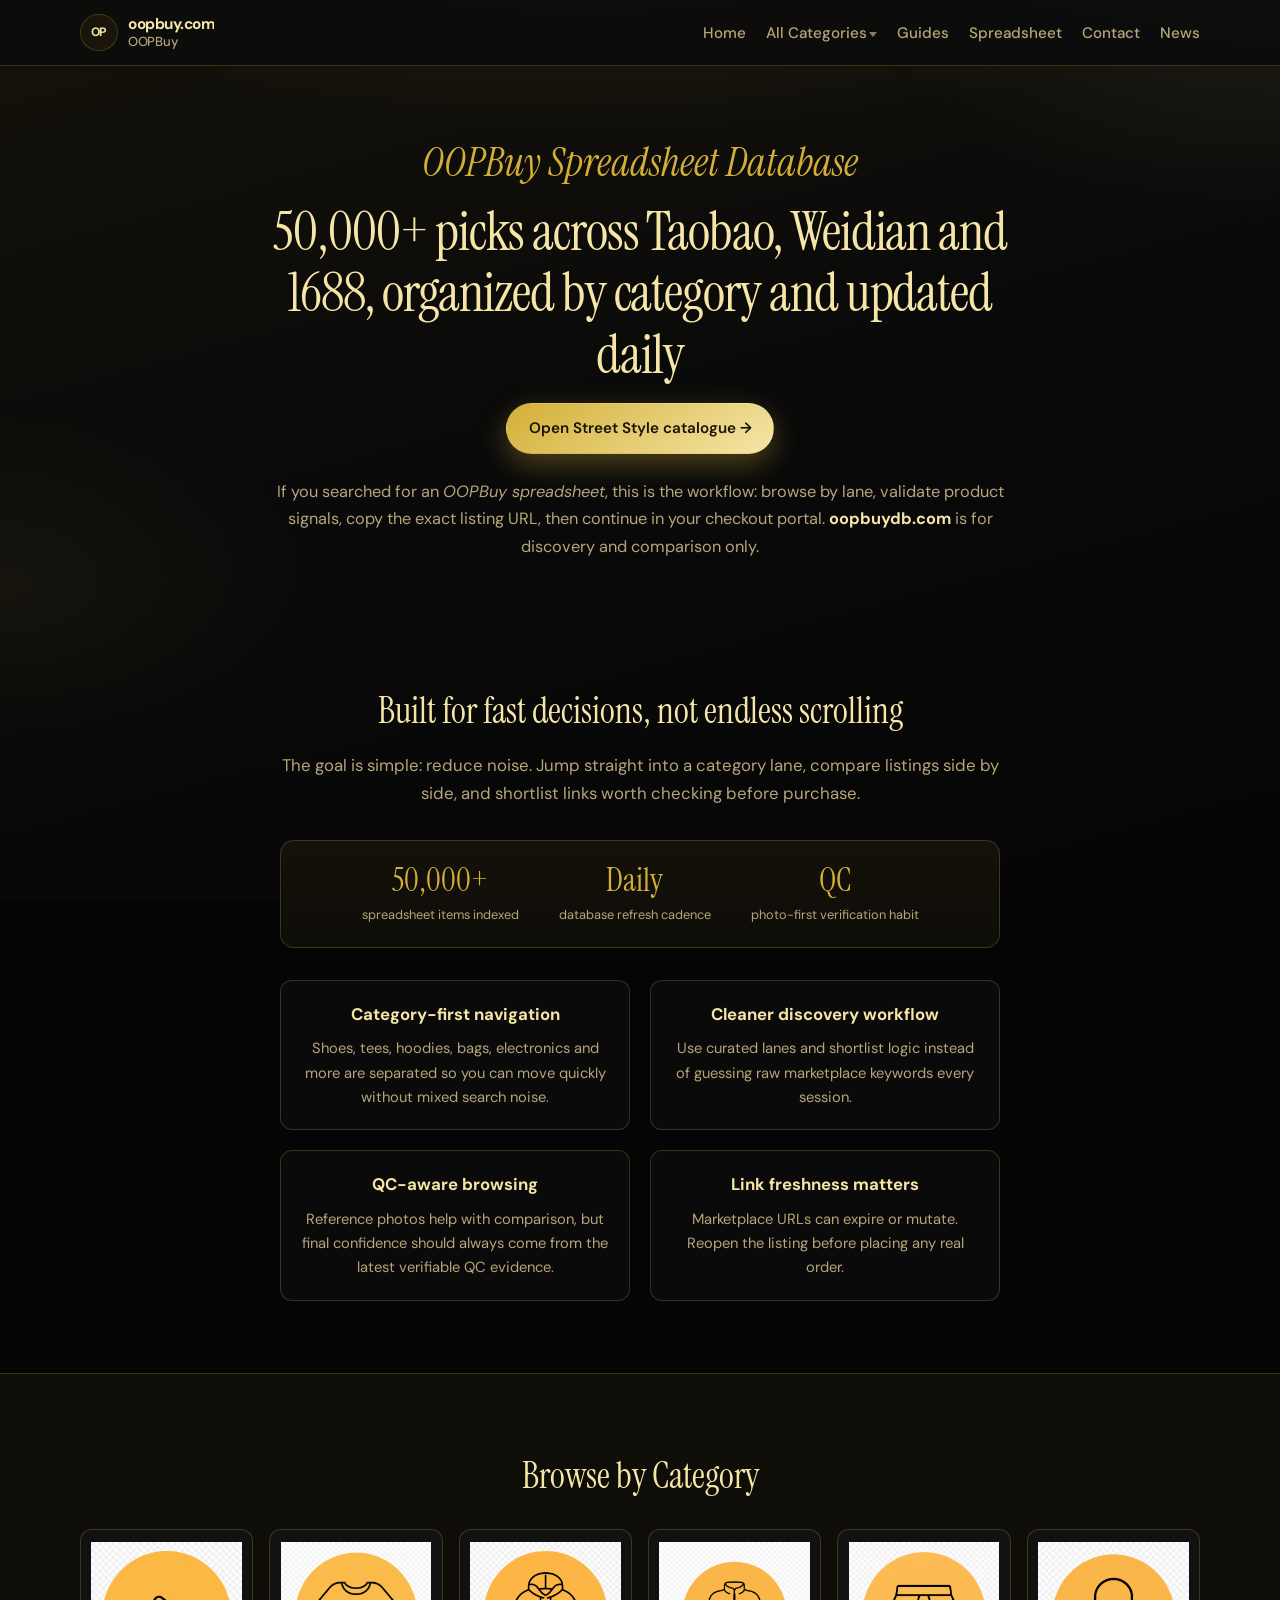
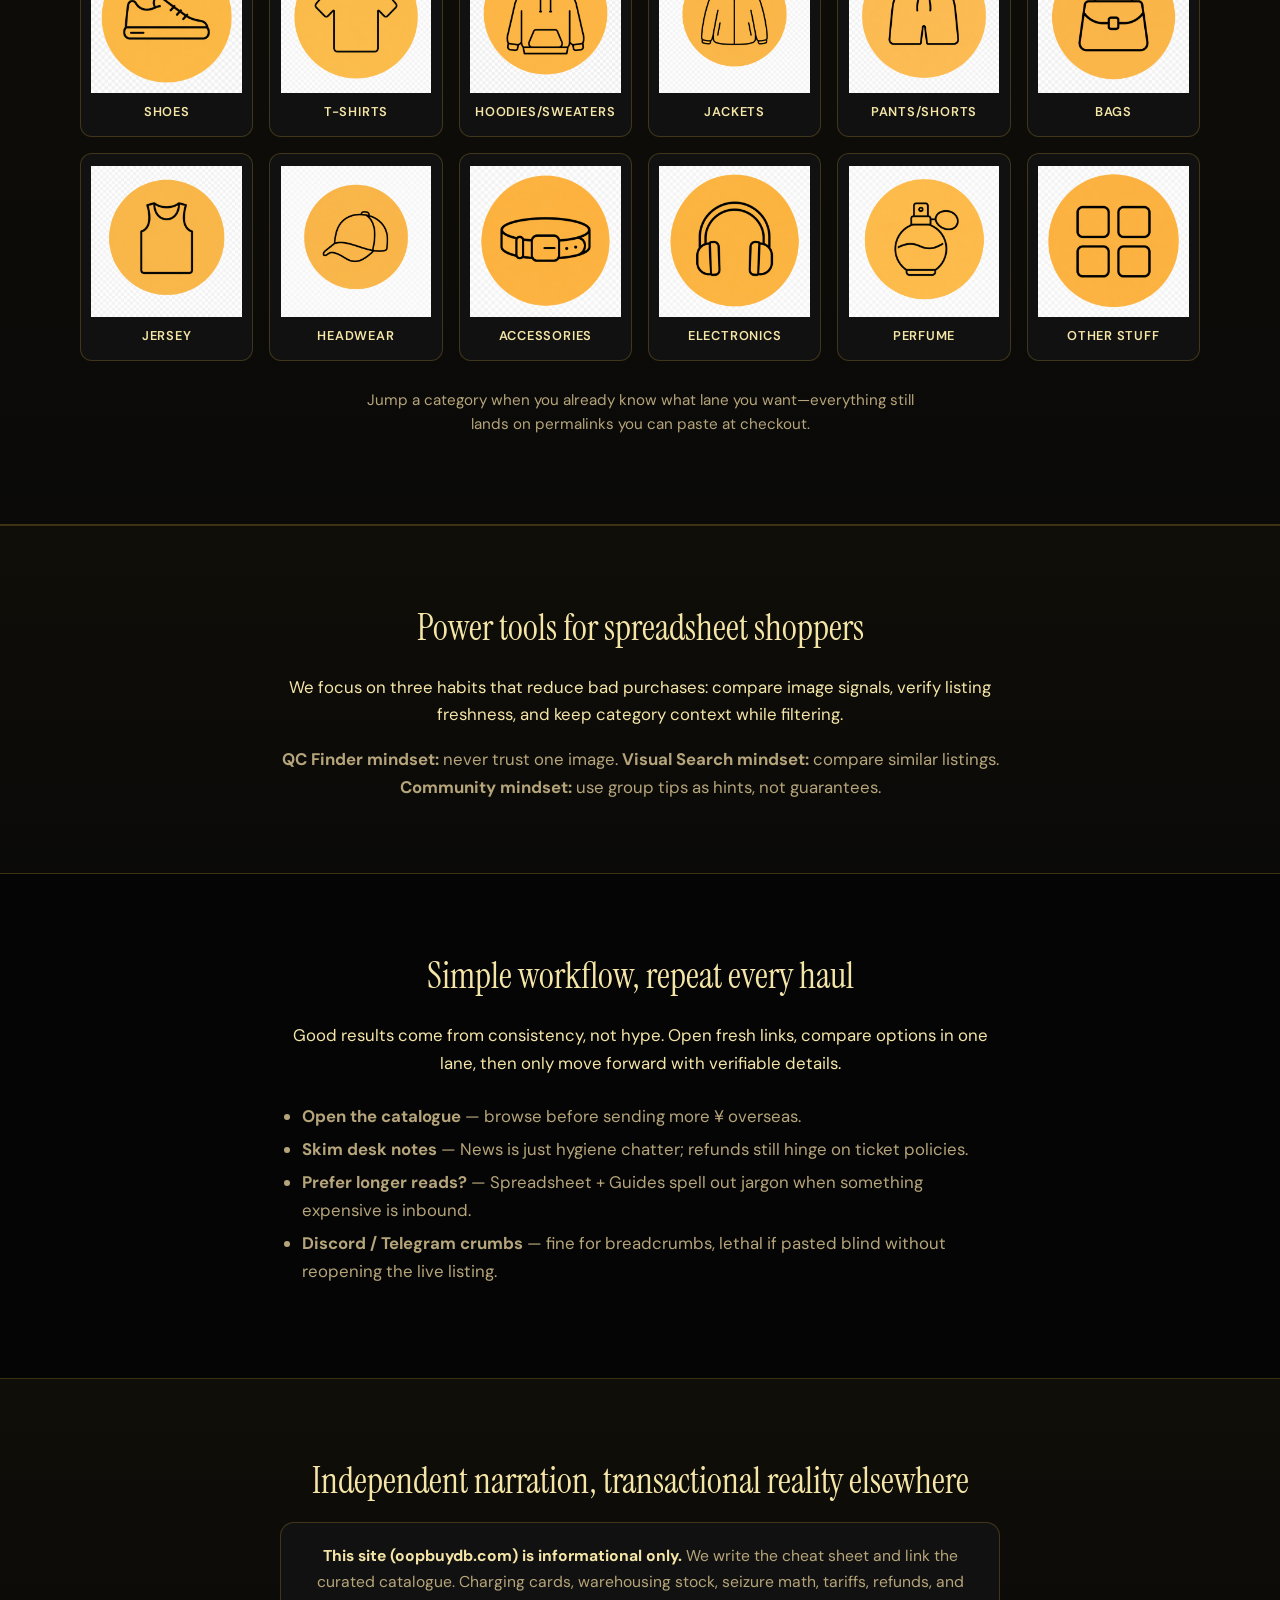
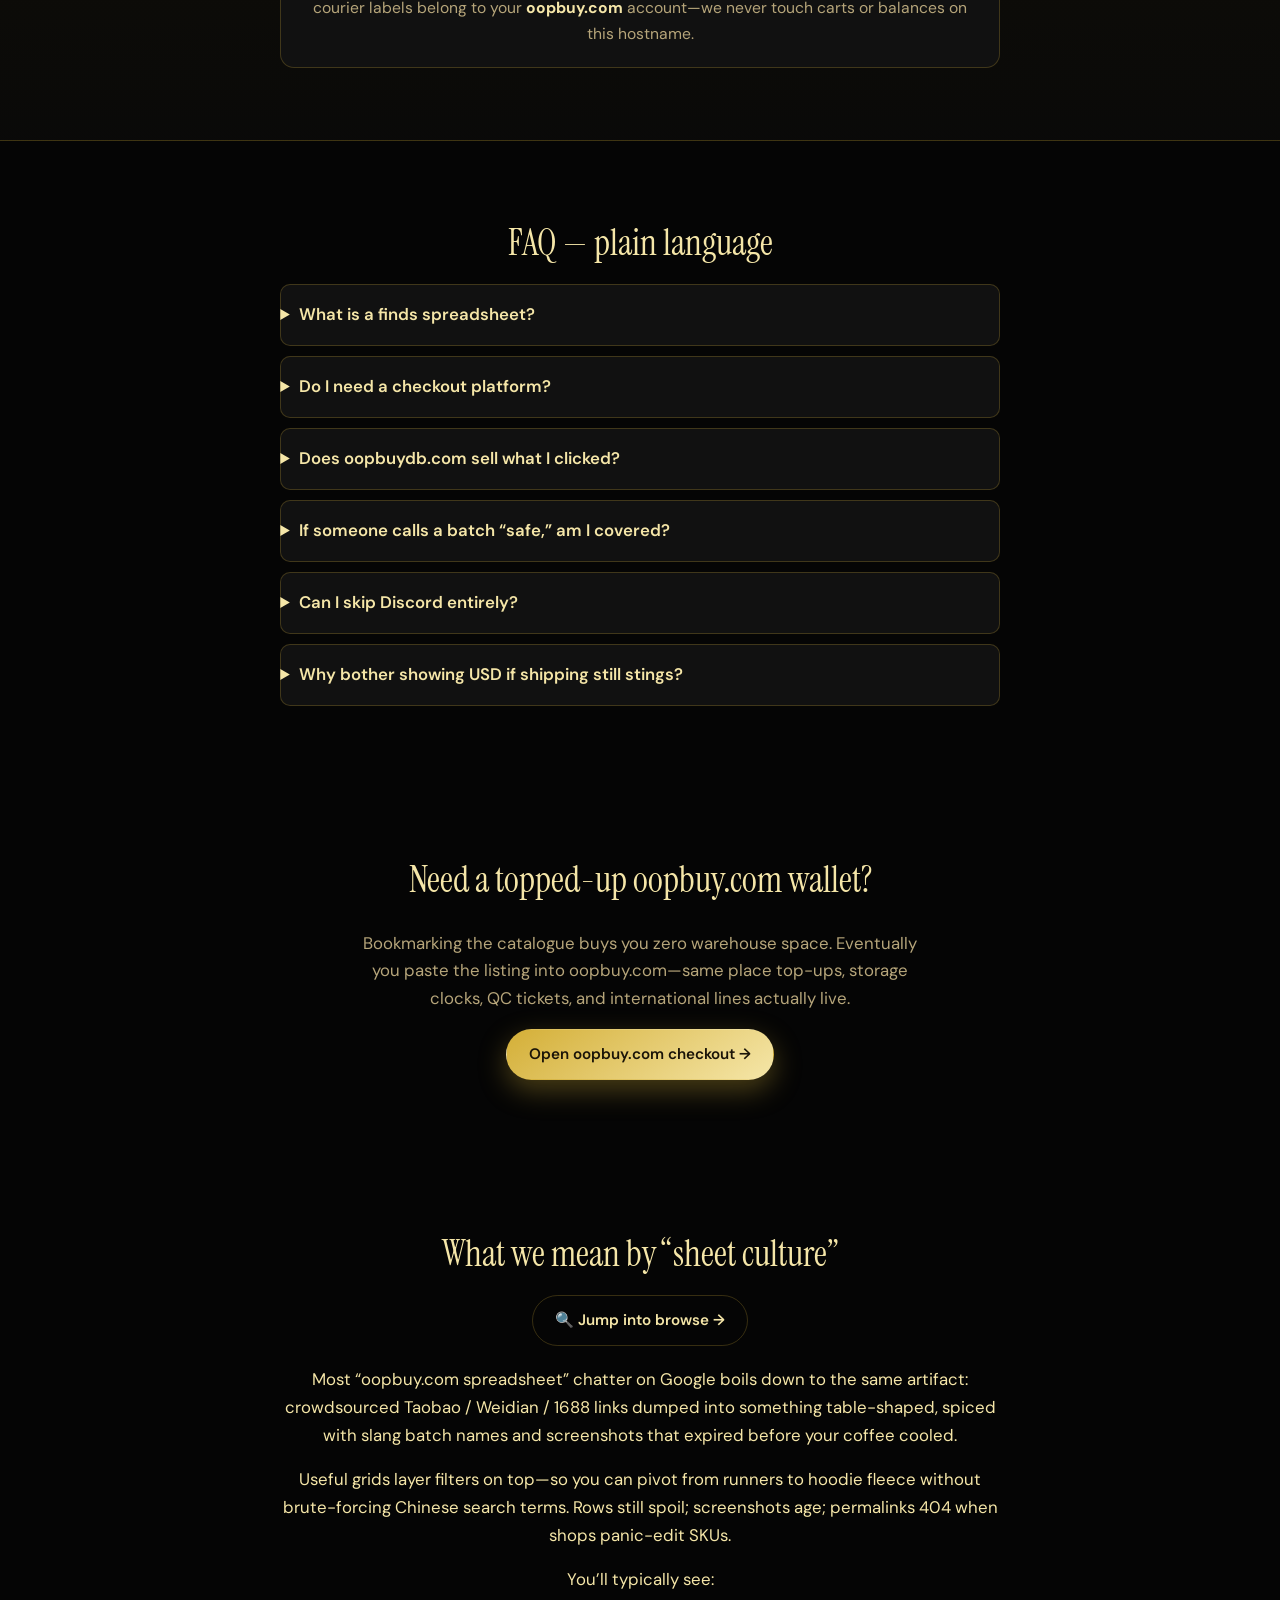
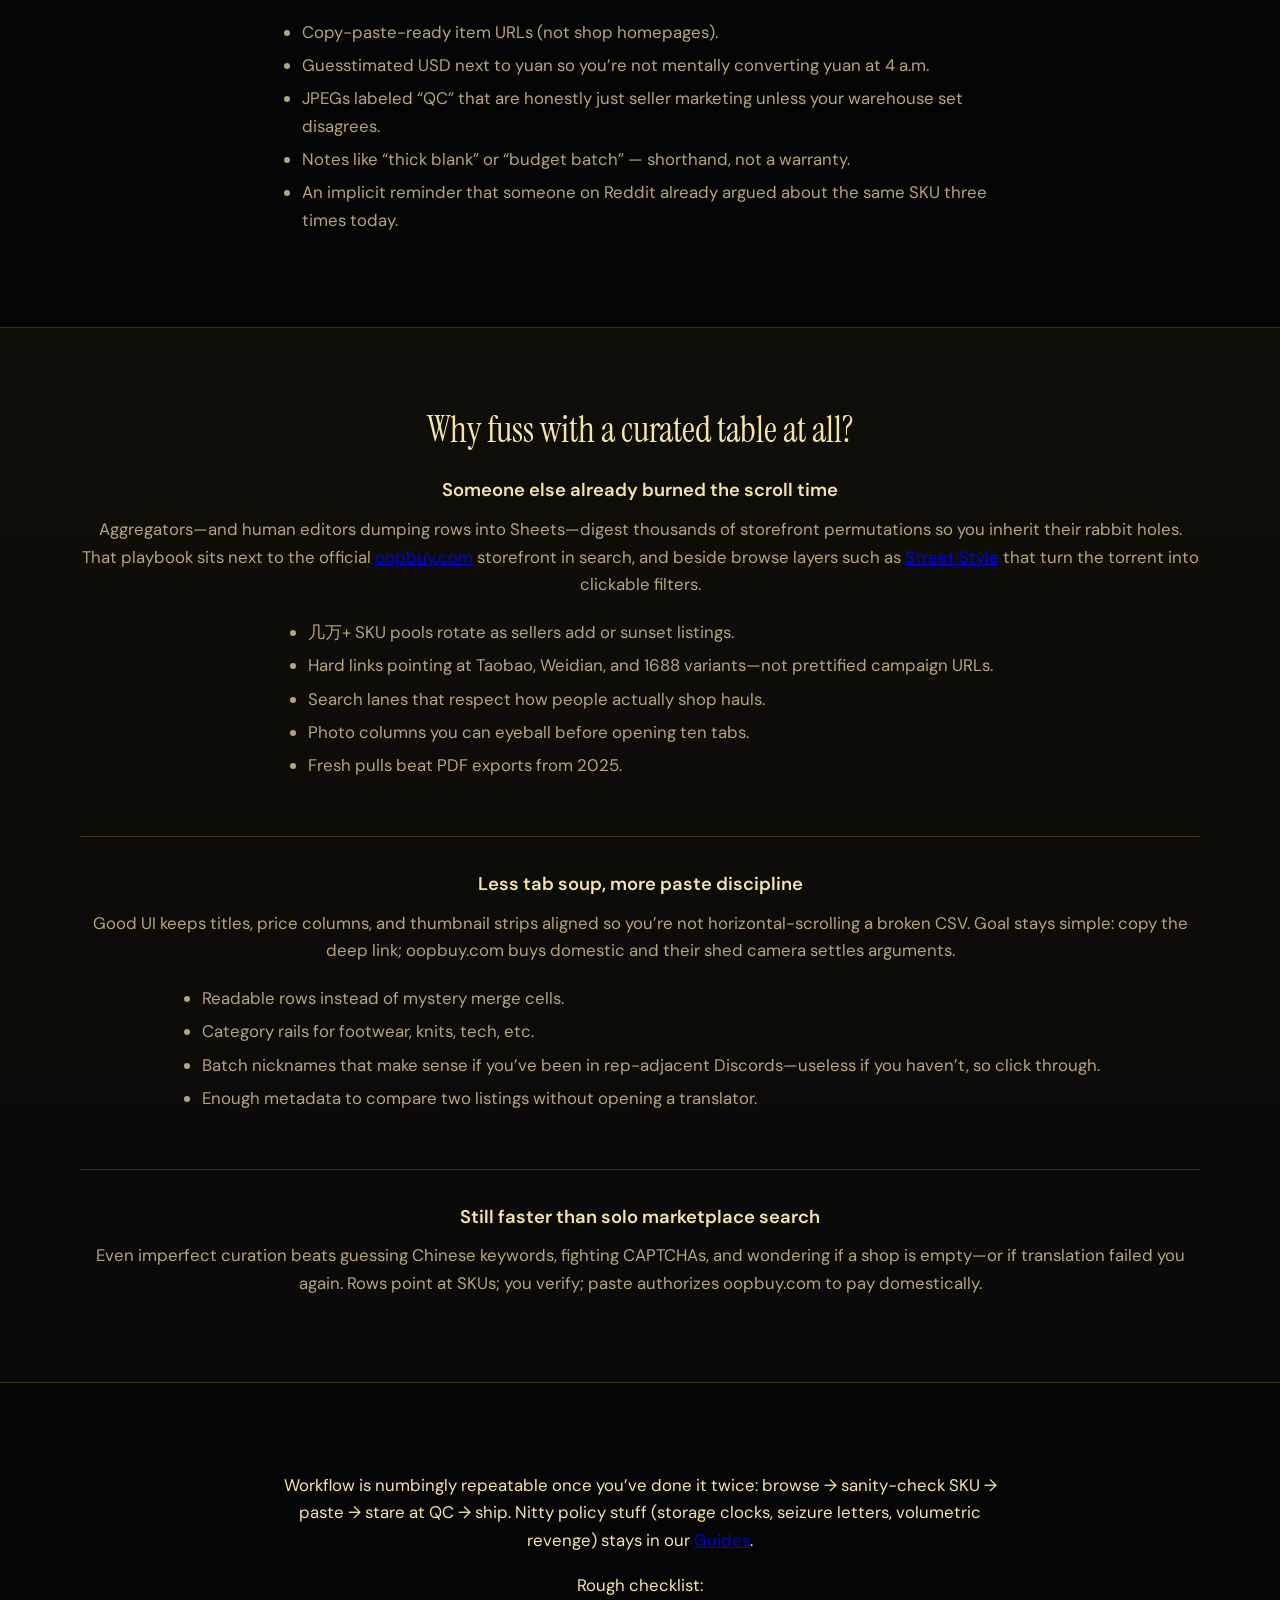
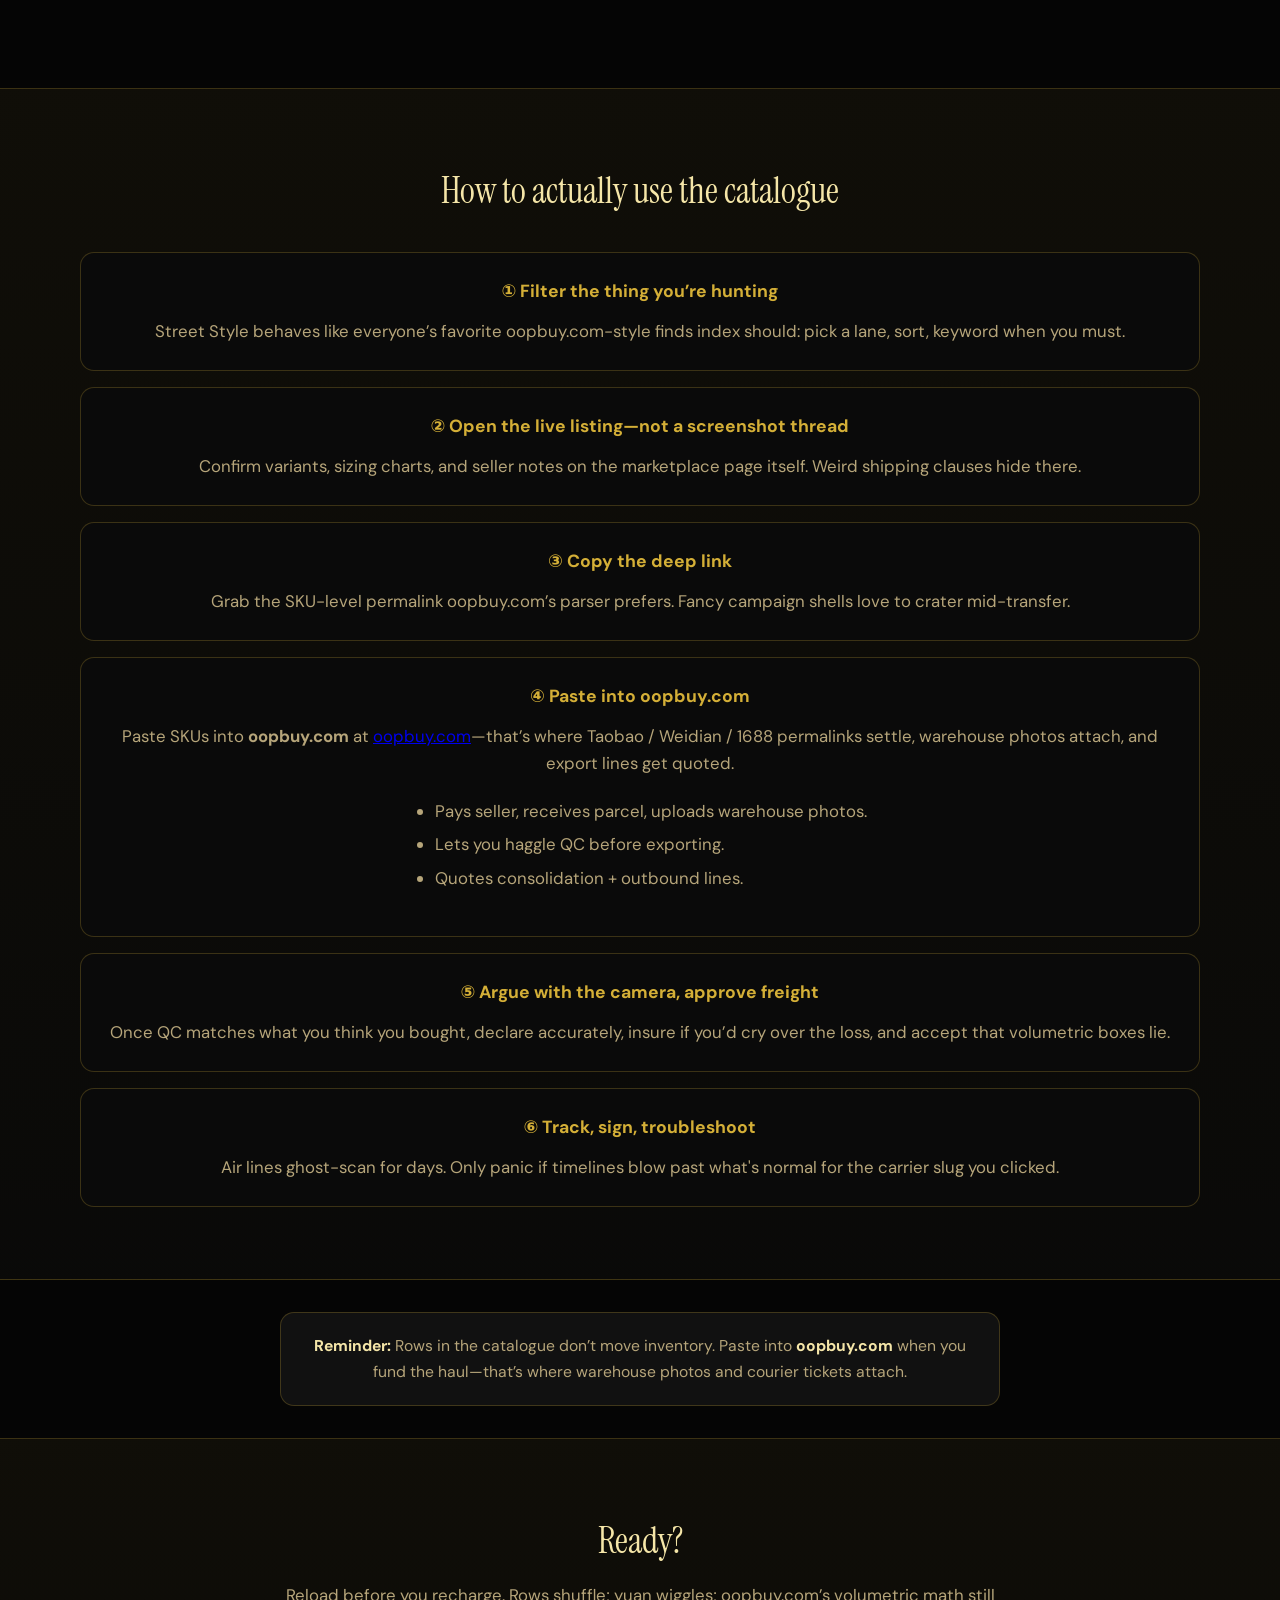
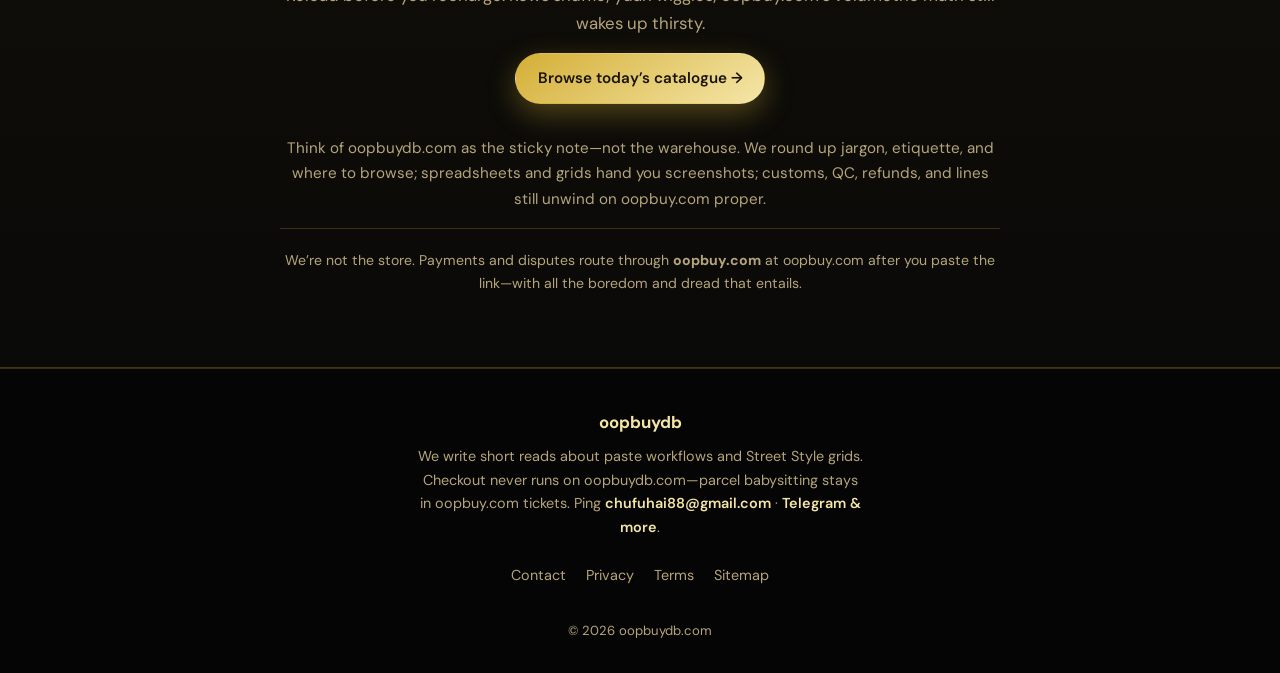
<file: index.html>
<!DOCTYPE html>
<html lang="en">
<head>
  <meta charset="UTF-8">
  <meta name="viewport" content="width=device-width, initial-scale=1">
  <meta name="robots" content="index,follow,max-image-preview:large">
  <title>Oopbuy - Your Trusted China Online Shopping Solution Agent</title>
  <meta name="description" content="oopbuydb.com is an OOPBuy-style spreadsheet hub for Taobao, Weidian and 1688 browsing: category lanes, QC reference workflow, and daily-updated picks.">
  <meta name="keywords" content="oopbuy spreadsheet, oopbuy db, spreadsheet finds, taobao links, weidian links, 1688 links, qc photos, oopbuydb.com">
  <link rel="canonical" href="https://oopbuydb.com/">
  <meta property="og:type" content="website">
  <meta property="og:url" content="https://oopbuydb.com/">
  <meta property="og:title" content="OOPBuy Spreadsheet Database | oopbuydb.com">
  <meta property="og:description" content="Browse category-first picks, compare QC signals, then move to checkout flow on partner platforms.">
  <meta property="og:locale" content="en_US">
  <meta property="og:image" content="https://oopbuydb.com/assets/img/logo-hub-wordmark.svg">
  <meta property="og:image:alt" content="oopbuydb.com • OOPBuy spreadsheet database">
  <meta name="twitter:card" content="summary_large_image">
  <meta name="twitter:image" content="https://oopbuydb.com/assets/img/logo-hub-wordmark.svg">
  <meta name="twitter:title" content="OOPBuy Spreadsheet Database | oopbuydb.com">
  <meta name="twitter:description" content="50,000+ picks, daily updates, and category-first spreadsheet browsing for OOPBuy-style shoppers.">
  <link rel="preconnect" href="https://fonts.googleapis.com">
  <link rel="preconnect" href="https://fonts.gstatic.com" crossorigin>
  <link href="https://fonts.googleapis.com/css2?family=DM+Sans:ital,opsz,wght@0,9..40,400;0,9..40,500;0,9..40,600;0,9..40,700;1,9..40,400&family=Instrument+Serif:ital@0;1&display=swap" rel="stylesheet">
  <link rel="icon" type="image/png" href="/favicon.png?v=oopbuy2">
  <link rel="shortcut icon" href="/favicon.png?v=oopbuy2" type="image/png">
  <link rel="apple-touch-icon" href="/favicon.png?v=oopbuy2">
  <link rel="stylesheet" href="assets/css/style.css">
  <!-- Primary outbound CTAs: Street Style catalogue + oopbuy.com checkout — update hrefs if partners change. -->
  <script type="application/ld+json">
  {
    "@context": "https://schema.org",
    "@graph": [
      {
        "@type": "WebSite",
        "@id": "https://oopbuydb.com/#website",
        "name": "oopbuydb.com",
        "url": "https://oopbuydb.com/",
        "description": "Category-first spreadsheet browsing hub with QC workflow notes for OOPBuy-style shopping."
      },
      {
        "@type": "Organization",
        "@id": "https://oopbuydb.com/#organization",
        "name": "oopbuydb.com",
        "url": "https://oopbuydb.com/",
        "logo": {
          "@type": "ImageObject",
          "url": "https://oopbuydb.com/assets/img/logo-hub-wordmark.svg"
        },
        "sameAs": ["https://t.me/cnbuybuybuy"]
      },
      {
        "@type": "WebPage",
        "@id": "https://oopbuydb.com/#webpage",
        "name": "OOPBuy Spreadsheet Database | oopbuydb.com",
        "url": "https://oopbuydb.com/",
        "isPartOf": { "@id": "https://oopbuydb.com/#website" },
        "publisher": { "@id": "https://oopbuydb.com/#organization" }
      },
      {
        "@type": "FAQPage",
        "mainEntity": [
          {
            "@type": "Question",
            "name": "What is a finds spreadsheet?",
            "acceptedAnswer": {
              "@type": "Answer",
              "text": "Usually a giant table—or a browse UI that feels like one—with Taobao / Weidian / 1688 links plus notes and photos. oopbuydb.com never charges cards; you paste a clean listing URL into your checkout platform where payment, warehousing, and QC processing are handled."
            }
          },
          {
            "@type": "Question",
            "name": "How does checkout work after finding a link?",
            "acceptedAnswer": {
              "@type": "Answer",
              "text": "Most users browse here, then place the actual order on their selected checkout platform. This site is a discovery and routing layer, not a payment processor."
            }
          },
          {
            "@type": "Question",
            "name": "Does oopbuydb.com directly sell products?",
            "acceptedAnswer": {
              "@type": "Answer",
              "text": "No. oopbuydb.com is a signpost only. Final payment and warehousing are handled on the checkout platform you use; the live SKU grid opens from our partner catalogue."
            }
          },
          {
            "@type": "Question",
            "name": "If someone calls a batch “safe,” is that a guarantee?",
            "acceptedAnswer": {
              "@type": "Answer",
              "text": "Treat it as chat shorthand, not insurance. Sellers retool listings, links rot, and photos lie. Re-open the SKU the day you pay, compare measurements, and trust the latest warehouse shots over old thumbnails."
            }
          },
          {
            "@type": "Question",
            "name": "Can I skip Discord entirely?",
            "acceptedAnswer": {
              "@type": "Answer",
              "text": "Usually. Treat the curated browse we link like a normal shop—click, filter, reopen listings the day you pay. Discord chatter is optional garnish, not proof of stock."
            }
          },
          {
            "@type": "Question",
            "name": "Why show USD if shipping still surprises me?",
            "acceptedAnswer": {
              "@type": "Answer",
              "text": "Sheet columns are a quick gut-check, not a landed-cost contract. Final cost includes service fees, packing, volumetric weight, currency spreads, insurance, and customs-related charges."
            }
          }
        ]
      }
    ]
  }
  </script>
</head>
<body>
  <a class="skip-link" href="#main">Skip to content</a>
  <header class="site-header">
    <div class="wrap header-inner">
      <div class="logo logo--stacked" aria-label="oopbuy.com · OOPBuy">
        <span class="logo-crest" aria-hidden="true">OP</span>
        <span class="logo-stack">
          <span class="logo-domain">oopbuy.com</span>
          <span class="logo-tagline">OOPBuy</span>
        </span>
      </div>
      <button type="button" class="nav-toggle" aria-expanded="false" aria-controls="site-nav" id="nav-toggle">
        <span class="nav-toggle-bar"></span>
        <span class="visually-hidden">Menu</span>
      </button>
      <nav class="site-nav" id="site-nav" aria-label="Primary">
        <ul class="nav-primary">
          <li><a href="/">Home</a></li>
          <li class="nav-item-has-sub">
            <a href="https://streetstyle.maisonlooks.com/" class="nav-parent" target="_blank" rel="noopener noreferrer">All Categories <span class="nav-chevron" aria-hidden="true"></span></a>
            <ul class="nav-sub" aria-label="Product categories">
              <li><a href="https://streetstyle.maisonlooks.com/en/c/shoes" target="_blank" rel="noopener noreferrer">Shoes</a></li>
              <li><a href="https://streetstyle.maisonlooks.com/en/c/t-shirts" target="_blank" rel="noopener noreferrer">T-Shirts</a></li>
              <li><a href="https://streetstyle.maisonlooks.com/en/search?q=sweatshirt" target="_blank" rel="noopener noreferrer">Hoodies/Sweaters</a></li>
              <li><a href="https://streetstyle.maisonlooks.com/en/c/outerwear" target="_blank" rel="noopener noreferrer">Jackets</a></li>
              <li><a href="https://streetstyle.maisonlooks.com/en/c/bottoms" target="_blank" rel="noopener noreferrer">Pants/Shorts</a></li>
              <li><a href="https://streetstyle.maisonlooks.com/en/c/bags-backpacks" target="_blank" rel="noopener noreferrer">Bags</a></li>
              <li><a href="https://streetstyle.maisonlooks.com/en/search?q=jersey" target="_blank" rel="noopener noreferrer">Jersey</a></li>
              <li><a href="https://streetstyle.maisonlooks.com/en/search?q=cap" target="_blank" rel="noopener noreferrer">Headwear</a></li>
              <li><a href="https://streetstyle.maisonlooks.com/en/c/accessories" target="_blank" rel="noopener noreferrer">Accessories</a></li>
              <li><a href="https://streetstyle.maisonlooks.com/en/c/electronics" target="_blank" rel="noopener noreferrer">Electronics</a></li>
              <li><a href="https://streetstyle.maisonlooks.com/en/c/perfume" target="_blank" rel="noopener noreferrer">Perfume</a></li>
              <li><a href="https://streetstyle.maisonlooks.com/" target="_blank" rel="noopener noreferrer">Other Stuff</a></li>
            </ul>
          </li>
          <li><a href="/guides.html">Guides</a></li>
          <li><a href="/spreadsheet.html">Spreadsheet</a></li>
          <li><a href="/contact.html">Contact</a></li>
          <li><a href="/news.html">News</a></li>
        </ul>
      </nav>
    </div>
  </header>

  <main id="main">
    <section class="hero hero-lit" id="spreadsheet" aria-label="OOPBuy spreadsheet hero">
      <div class="wrap hero-lit-inner">
        <p class="hero-tagline">OOPBuy Spreadsheet Database</p>
        <h1 class="hero-title">50,000+ picks across Taobao, Weidian and 1688, organized by category and updated daily</h1>
        <p class="hero-cta-line">
          <a class="btn btn-primary" href="https://streetstyle.maisonlooks.com/" target="_blank" rel="noopener noreferrer">Open Street Style catalogue →</a>
        </p>
        <p class="hero-lead">If you searched for an <em>OOPBuy spreadsheet</em>, this is the workflow: browse by lane, validate product signals, copy the exact listing URL, then continue in your checkout portal. <strong>oopbuydb.com</strong> is for discovery and comparison only.</p>
      </div>    </section>

    <section class="section home-below-fold" id="hub-value" aria-labelledby="hub-value-heading">
      <div class="wrap narrow">
        <h2 id="hub-value-heading">Built for fast decisions, not endless scrolling</h2>
        <p class="section-intro">The goal is simple: reduce noise. Jump straight into a category lane, compare listings side by side, and shortlist links worth checking before purchase.</p>
        <div class="home-stat-strip">
          <div class="home-stat">
            <span class="home-stat-n">50,000+</span>
            <span class="home-stat-l">spreadsheet items indexed</span>
          </div>
          <div class="home-stat">
            <span class="home-stat-n">Daily</span>
            <span class="home-stat-l">database refresh cadence</span>
          </div>
          <div class="home-stat">
            <span class="home-stat-n">QC</span>
            <span class="home-stat-l">photo-first verification habit</span>
          </div>
        </div>
        <div class="feature-grid home-value-grid">
          <div class="feature">
            <h3>Category-first navigation</h3>
            <p>Shoes, tees, hoodies, bags, electronics and more are separated so you can move quickly without mixed search noise.</p>
          </div>
          <div class="feature">
            <h3>Cleaner discovery workflow</h3>
            <p>Use curated lanes and shortlist logic instead of guessing raw marketplace keywords every session.</p>
          </div>
          <div class="feature">
            <h3>QC-aware browsing</h3>
            <p>Reference photos help with comparison, but final confidence should always come from the latest verifiable QC evidence.</p>
          </div>
          <div class="feature">
            <h3>Link freshness matters</h3>
            <p>Marketplace URLs can expire or mutate. Reopen the listing before placing any real order.</p>
          </div>
        </div>
      </div>
    </section>

    <section class="section section-alt section-categories" id="categories">
      <div class="wrap">
        <h2>Browse by Category</h2>
        <div class="category-grid" role="list">
          <a class="cat-tile" id="cat-shoes" role="listitem" href="https://streetstyle.maisonlooks.com/en/c/shoes" target="_blank" rel="noopener noreferrer">
            <img class="cat-tile-thumb" src="assets/img/categories/cat-shoes.png" width="120" height="120" alt="Shoes category" decoding="async" loading="lazy">
            <h3>Shoes</h3>
          </a>
          <a class="cat-tile" id="cat-tshirts" role="listitem" href="https://streetstyle.maisonlooks.com/en/c/t-shirts" target="_blank" rel="noopener noreferrer">
            <img class="cat-tile-thumb" src="assets/img/categories/cat-tshirts.png" width="120" height="120" alt="T-Shirts category" decoding="async" loading="lazy">
            <h3>T-Shirts</h3>
          </a>
          <a class="cat-tile" id="cat-hoodies" role="listitem" href="https://streetstyle.maisonlooks.com/en/search?q=sweatshirt" target="_blank" rel="noopener noreferrer">
            <img class="cat-tile-thumb" src="assets/img/categories/cat-hoodies.png" width="120" height="120" alt="Hoodies and sweaters category" decoding="async" loading="lazy">
            <h3>Hoodies/Sweaters</h3>
          </a>
          <a class="cat-tile" id="cat-jackets" role="listitem" href="https://streetstyle.maisonlooks.com/en/c/outerwear" target="_blank" rel="noopener noreferrer">
            <img class="cat-tile-thumb" src="assets/img/categories/cat-jackets.png" width="120" height="120" alt="Jackets category" decoding="async" loading="lazy">
            <h3>Jackets</h3>
          </a>
          <a class="cat-tile" id="cat-pants" role="listitem" href="https://streetstyle.maisonlooks.com/en/c/bottoms" target="_blank" rel="noopener noreferrer">
            <img class="cat-tile-thumb" src="assets/img/categories/cat-pants.png" width="120" height="120" alt="Pants and shorts category" decoding="async" loading="lazy">
            <h3>Pants/Shorts</h3>
          </a>
          <a class="cat-tile" id="cat-bags" role="listitem" href="https://streetstyle.maisonlooks.com/en/c/bags-backpacks" target="_blank" rel="noopener noreferrer">
            <img class="cat-tile-thumb" src="assets/img/categories/cat-bags.png" width="120" height="120" alt="Bags category" decoding="async" loading="lazy">
            <h3>Bags</h3>
          </a>
          <a class="cat-tile" id="cat-jersey" role="listitem" href="https://streetstyle.maisonlooks.com/en/search?q=jersey" target="_blank" rel="noopener noreferrer">
            <img class="cat-tile-thumb" src="assets/img/categories/cat-jersey.png" width="120" height="120" alt="Jersey category" decoding="async" loading="lazy">
            <h3>Jersey</h3>
          </a>
          <a class="cat-tile" id="cat-headwear" role="listitem" href="https://streetstyle.maisonlooks.com/en/search?q=cap" target="_blank" rel="noopener noreferrer">
            <img class="cat-tile-thumb" src="assets/img/categories/cat-headwear.png" width="120" height="120" alt="Headwear category" decoding="async" loading="lazy">
            <h3>Headwear</h3>
          </a>
          <a class="cat-tile" id="cat-accessories" role="listitem" href="https://streetstyle.maisonlooks.com/en/c/accessories" target="_blank" rel="noopener noreferrer">
            <img class="cat-tile-thumb" src="assets/img/categories/cat-accessories.png" width="120" height="120" alt="Accessories category" decoding="async" loading="lazy">
            <h3>Accessories</h3>
          </a>
          <a class="cat-tile" id="cat-electronics" role="listitem" href="https://streetstyle.maisonlooks.com/en/c/electronics" target="_blank" rel="noopener noreferrer">
            <img class="cat-tile-thumb" src="assets/img/categories/cat-electronics.png" width="120" height="120" alt="Electronics category" decoding="async" loading="lazy">
            <h3>Electronics</h3>
          </a>
          <a class="cat-tile" id="cat-perfume" role="listitem" href="https://streetstyle.maisonlooks.com/en/c/perfume" target="_blank" rel="noopener noreferrer">
            <img class="cat-tile-thumb" src="assets/img/categories/cat-perfume.png" width="120" height="120" alt="Perfume category" decoding="async" loading="lazy">
            <h3>Perfume</h3>
          </a>
          <a class="cat-tile" id="cat-other" role="listitem" href="https://streetstyle.maisonlooks.com/" target="_blank" rel="noopener noreferrer">
            <img class="cat-tile-thumb" src="assets/img/categories/cat-other.png" width="120" height="120" alt="Other items category" decoding="async" loading="lazy">
            <h3>Other Stuff</h3>
          </a>
        </div>
        <p class="category-footnote">Jump a category when you already know what lane you want—everything still lands on permalinks you can paste at checkout.</p>
      </div>
    </section>

    <section class="section section-alt home-below-fold" id="fashion-focus" aria-labelledby="fashion-focus-heading">
      <div class="wrap narrow">
        <h2 id="fashion-focus-heading">Power tools for spreadsheet shoppers</h2>
        <p>We focus on three habits that reduce bad purchases: compare image signals, verify listing freshness, and keep category context while filtering.</p>
        <p class="muted-p"><strong>QC Finder mindset:</strong> never trust one image. <strong>Visual Search mindset:</strong> compare similar listings. <strong>Community mindset:</strong> use group tips as hints, not guarantees.</p>
      </div>
    </section>

    <section class="section home-below-fold" id="stay-loop" aria-labelledby="stay-loop-heading">
      <div class="wrap narrow">
        <h2 id="stay-loop-heading">Simple workflow, repeat every haul</h2>
        <p>Good results come from consistency, not hype. Open fresh links, compare options in one lane, then only move forward with verifiable details.</p>
        <ul class="content-list home-inline-list">
          <li><strong>Open the catalogue</strong> — browse before sending more ¥ overseas.</li>
          <li><strong>Skim desk notes</strong> — News is just hygiene chatter; refunds still hinge on ticket policies.</li>
          <li><strong>Prefer longer reads?</strong> — Spreadsheet + Guides spell out jargon when something expensive is inbound.</li>
          <li><strong>Discord / Telegram crumbs</strong> — fine for breadcrumbs, lethal if pasted blind without reopening the live listing.</li>
        </ul>
      </div>
    </section>

    <section class="section section-alt home-below-fold" id="trust-layer" aria-labelledby="trust-heading">
      <div class="wrap narrow">
        <h2 id="trust-heading">Independent narration, transactional reality elsewhere</h2>
        <p class="agent-note-text home-indie-copy"><strong>This site (oopbuydb.com) is informational only.</strong> We write the cheat sheet and link the curated catalogue. Charging cards, warehousing stock, seizure math, tariffs, refunds, and courier labels belong to your <strong>oopbuy.com</strong> account—we never touch carts or balances on this hostname.</p>
      </div>
    </section>

    <section class="section home-below-fold home-faq-block" aria-labelledby="home-faq-heading">
      <div class="wrap narrow">
        <h2 id="home-faq-heading">FAQ — plain language</h2>
        <div class="home-faq">
          <details>
            <summary>What is a finds spreadsheet?</summary>
            <p>A fat link index (Sheet-shaped or close) for Taobao, Weidian, and 1688—photos, batch nicknames, rough USD. Nothing charges inside the browse layer; paste the SKU URL into your checkout platform.</p>
          </details>
          <details>
            <summary>Do I need a checkout platform?</summary>
            <p>Usually yes for most shoppers outside mainland China. Marketplaces often require local payment rails, so users typically complete payment, warehousing, QC handling, and shipping from a dedicated checkout platform.</p>
          </details>
          <details>
            <summary>Does oopbuydb.com sell what I clicked?</summary>
            <p>No storefront lives here. Payment and warehousing happen on your checkout platform after you paste; oopbuydb.com only routes readers to browse and jargon.</p>
          </details>
          <details>
            <summary>If someone calls a batch “safe,” am I covered?</summary>
            <p>No. That’s Discord shorthand, not insurance. Listings rewrite themselves weekly. Re-open the SKU the day you pay and trust warehouse photos over hype captions.</p>
          </details>
          <details>
            <summary>Can I skip Discord entirely?</summary>
            <p>Usually. The browse UI is meant to be clicked and filtered like a normal shop. Treat servers as optional noise, not the source of truth.</p>
          </details>
          <details>
            <summary>Why bother showing USD if shipping still stings?</summary>
            <p>Because it’s a quick gut-check before freight estimation—landed cost still needs packing, volumetric weight, insurance toggles, FX, and customs paperwork.</p>
          </details>
        </div>
      </div>
    </section>

    <section class="section section-ultimate" id="ultimate">
      <div class="wrap narrow">
        <h2>Need a topped-up oopbuy.com wallet?</h2>
        <p class="section-intro" style="margin-bottom: 1rem; max-width: 36rem; margin-inline: auto;">Bookmarking the catalogue buys you zero warehouse space. Eventually you paste the listing into oopbuy.com—same place top-ups, storage clocks, QC tickets, and international lines actually live.</p>
        <p class="section-cta">
          <a class="btn btn-primary" href="https://oopbuy.com/" target="_blank" rel="noopener noreferrer">Open oopbuy.com checkout →</a>
        </p>
      </div>
    </section>

    <section class="section" id="about">
      <div class="wrap narrow">
        <h2>What we mean by “sheet culture”</h2>
        <p class="section-cta-inline">
          <a class="btn btn-ghost" href="https://streetstyle.maisonlooks.com/" target="_blank" rel="noopener noreferrer">🔍 Jump into browse →</a>
        </p>
        <p>Most “oopbuy.com spreadsheet” chatter on Google boils down to the same artifact: crowdsourced Taobao / Weidian / 1688 links dumped into something table-shaped, spiced with slang batch names and screenshots that expired before your coffee cooled.</p>
        <p>Useful grids layer filters on top—so you can pivot from runners to hoodie fleece without brute-forcing Chinese search terms. Rows still spoil; screenshots age; permalinks 404 when shops panic-edit SKUs.</p>
        <p>You’ll typically see:</p>
        <ul class="content-list">
          <li>Copy-paste-ready item URLs (not shop homepages).</li>
          <li>Guesstimated USD next to yuan so you’re not mentally converting yuan at 4&nbsp;a.m.</li>
          <li>JPEGs labeled “QC” that are honestly just seller marketing unless your warehouse set disagrees.</li>
          <li>Notes like “thick blank” or “budget batch” — shorthand, not a warranty.</li>
          <li>An implicit reminder that someone on Reddit already argued about the same SKU three times today.</li>
        </ul>
      </div>
    </section>

    <section class="section section-alt" id="why">
      <div class="wrap">
        <h2>Why fuss with a curated table at all?</h2>

        <div class="why-block">
          <h3>Someone else already burned the scroll time</h3>
          <p>Aggregators—and human editors dumping rows into Sheets—digest thousands of storefront permutations so you inherit their rabbit holes. That playbook sits next to the official <a href="https://oopbuy.com/" target="_blank" rel="noopener noreferrer">oopbuy.com</a> storefront in search, and beside browse layers such as <a href="https://streetstyle.maisonlooks.com/" target="_blank" rel="noopener noreferrer">Street Style</a> that turn the torrent into clickable filters.</p>
          <ul class="content-list">
            <li>几万+ SKU pools rotate as sellers add or sunset listings.</li>
            <li>Hard links pointing at Taobao, Weidian, and 1688 variants—not prettified campaign URLs.</li>
            <li>Search lanes that respect how people actually shop hauls.</li>
            <li>Photo columns you can eyeball before opening ten tabs.</li>
            <li>Fresh pulls beat PDF exports from 2025.</li>
          </ul>
        </div>

        <div class="why-block">
          <h3>Less tab soup, more paste discipline</h3>
          <p>Good UI keeps titles, price columns, and thumbnail strips aligned so you’re not horizontal-scrolling a broken CSV. Goal stays simple: copy the deep link; oopbuy.com buys domestic and their shed camera settles arguments.</p>
          <ul class="content-list">
            <li>Readable rows instead of mystery merge cells.</li>
            <li>Category rails for footwear, knits, tech, etc.</li>
            <li>Batch nicknames that make sense if you’ve been in rep-adjacent Discords—useless if you haven’t, so click through.</li>
            <li>Enough metadata to compare two listings without opening a translator.</li>
          </ul>
        </div>

        <div class="why-block">
          <h3>Still faster than solo marketplace search</h3>
          <p>Even imperfect curation beats guessing Chinese keywords, fighting CAPTCHAs, and wondering if a shop is empty—or if translation failed you again. Rows point at SKUs; you verify; paste authorizes oopbuy.com to pay domestically.</p>
        </div>
      </div>
    </section>

    <section class="section" id="steps-intro">
      <div class="wrap narrow">
        <p>Workflow is numbingly repeatable once you’ve done it twice: browse → sanity-check SKU → paste → stare at QC → ship. Nitty policy stuff (storage clocks, seizure letters, volumetric revenge) stays in our <a href="/guides.html">Guides</a>.</p>
        <p>Rough checklist:</p>
      </div>
    </section>

    <section class="section section-alt steps-section" aria-labelledby="how-to-use">
      <div class="wrap">
        <h2 id="how-to-use">How to actually use the catalogue</h2>

        <article class="step-card">
          <h3 class="step-num">① Filter the thing you’re hunting</h3>
          <p>Street Style behaves like everyone’s favorite oopbuy.com-style finds index should: pick a lane, sort, keyword when you must.</p>
        </article>

        <article class="step-card">
          <h3 class="step-num">② Open the live listing—not a screenshot thread</h3>
          <p>Confirm variants, sizing charts, and seller notes on the marketplace page itself. Weird shipping clauses hide there.</p>
        </article>

        <article class="step-card">
          <h3 class="step-num">③ Copy the deep link</h3>
          <p>Grab the SKU-level permalink oopbuy.com’s parser prefers. Fancy campaign shells love to crater mid-transfer.</p>
        </article>

        <article class="step-card">
          <h3 class="step-num">④ Paste into oopbuy.com</h3>
          <p>Paste SKUs into <strong>oopbuy.com</strong> at <a href="https://oopbuy.com/" target="_blank" rel="noopener noreferrer">oopbuy.com</a>—that’s where Taobao / Weidian / 1688 permalinks settle, warehouse photos attach, and export lines get quoted.</p>
          <ul class="content-list">
            <li>Pays seller, receives parcel, uploads warehouse photos.</li>
            <li>Lets you haggle QC before exporting.</li>
            <li>Quotes consolidation + outbound lines.</li>
          </ul>
        </article>

        <article class="step-card">
          <h3 class="step-num">⑤ Argue with the camera, approve freight</h3>
          <p>Once QC matches what you think you bought, declare accurately, insure if you’d cry over the loss, and accept that volumetric boxes lie.</p>
        </article>

        <article class="step-card">
          <h3 class="step-num">⑥ Track, sign, troubleshoot</h3>
          <p>Air lines ghost-scan for days. Only panic if timelines blow past what's normal for the carrier slug you clicked.</p>
        </article>
      </div>
    </section>

    <section class="section agent-note" id="agent-note">
      <div class="wrap narrow">
        <p class="agent-note-text"><strong>Reminder:</strong> Rows in the catalogue don’t move inventory. Paste into <strong>oopbuy.com</strong> when you fund the haul—that’s where warehouse photos and courier tickets attach.</p>
      </div>
    </section>

    <section class="section section-alt section-final-cta" id="ready">
      <div class="wrap narrow">
        <h2>Ready?</h2>
        <p>Reload before you recharge. Rows shuffle; yuan wiggles; oopbuy.com’s volumetric math still wakes up thirsty.</p>
        <p class="section-cta">
          <a class="btn btn-primary" href="https://streetstyle.maisonlooks.com/" target="_blank" rel="noopener noreferrer">Browse today’s catalogue →</a>
        </p>
        <p class="closing-summary">Think of oopbuydb.com as the sticky note—not the warehouse. We round up jargon, etiquette, and where to browse; spreadsheets and grids hand you screenshots; customs, QC, refunds, and lines still unwind on oopbuy.com proper.</p>
        <p class="disclaimer">We’re not the store. Payments and disputes route through <strong>oopbuy.com</strong> at oopbuy.com after you paste the link—with all the boredom and dread that entails.</p>
      </div>
    </section>
  </main>

  <footer class="site-footer" id="contact">
    <div class="wrap footer-grid">
      <div>
        <p class="footer-brand">oopbuydb</p>
        <p class="footer-note">We write short reads about paste workflows and Street Style grids. Checkout never runs on oopbuydb.com—parcel babysitting stays in oopbuy.com tickets. Ping <a href="mailto:chufuhai88@gmail.com">chufuhai88@gmail.com</a> · <a href="/contact.html">Telegram &amp; more</a>.</p>
      </div>
      <div class="footer-links">
        <a href="/contact.html">Contact</a>
        <a href="/privacy.html">Privacy</a>
        <a href="/terms.html">Terms</a>
        <a href="https://oopbuydb.com/sitemap.xml">Sitemap</a>
      </div>
    </div>
    <p class="copyright">© <span id="year"></span> oopbuydb.com</p>
  </footer>

  <script src="assets/js/main.js" defer></script>
</body>
</html>
</file>
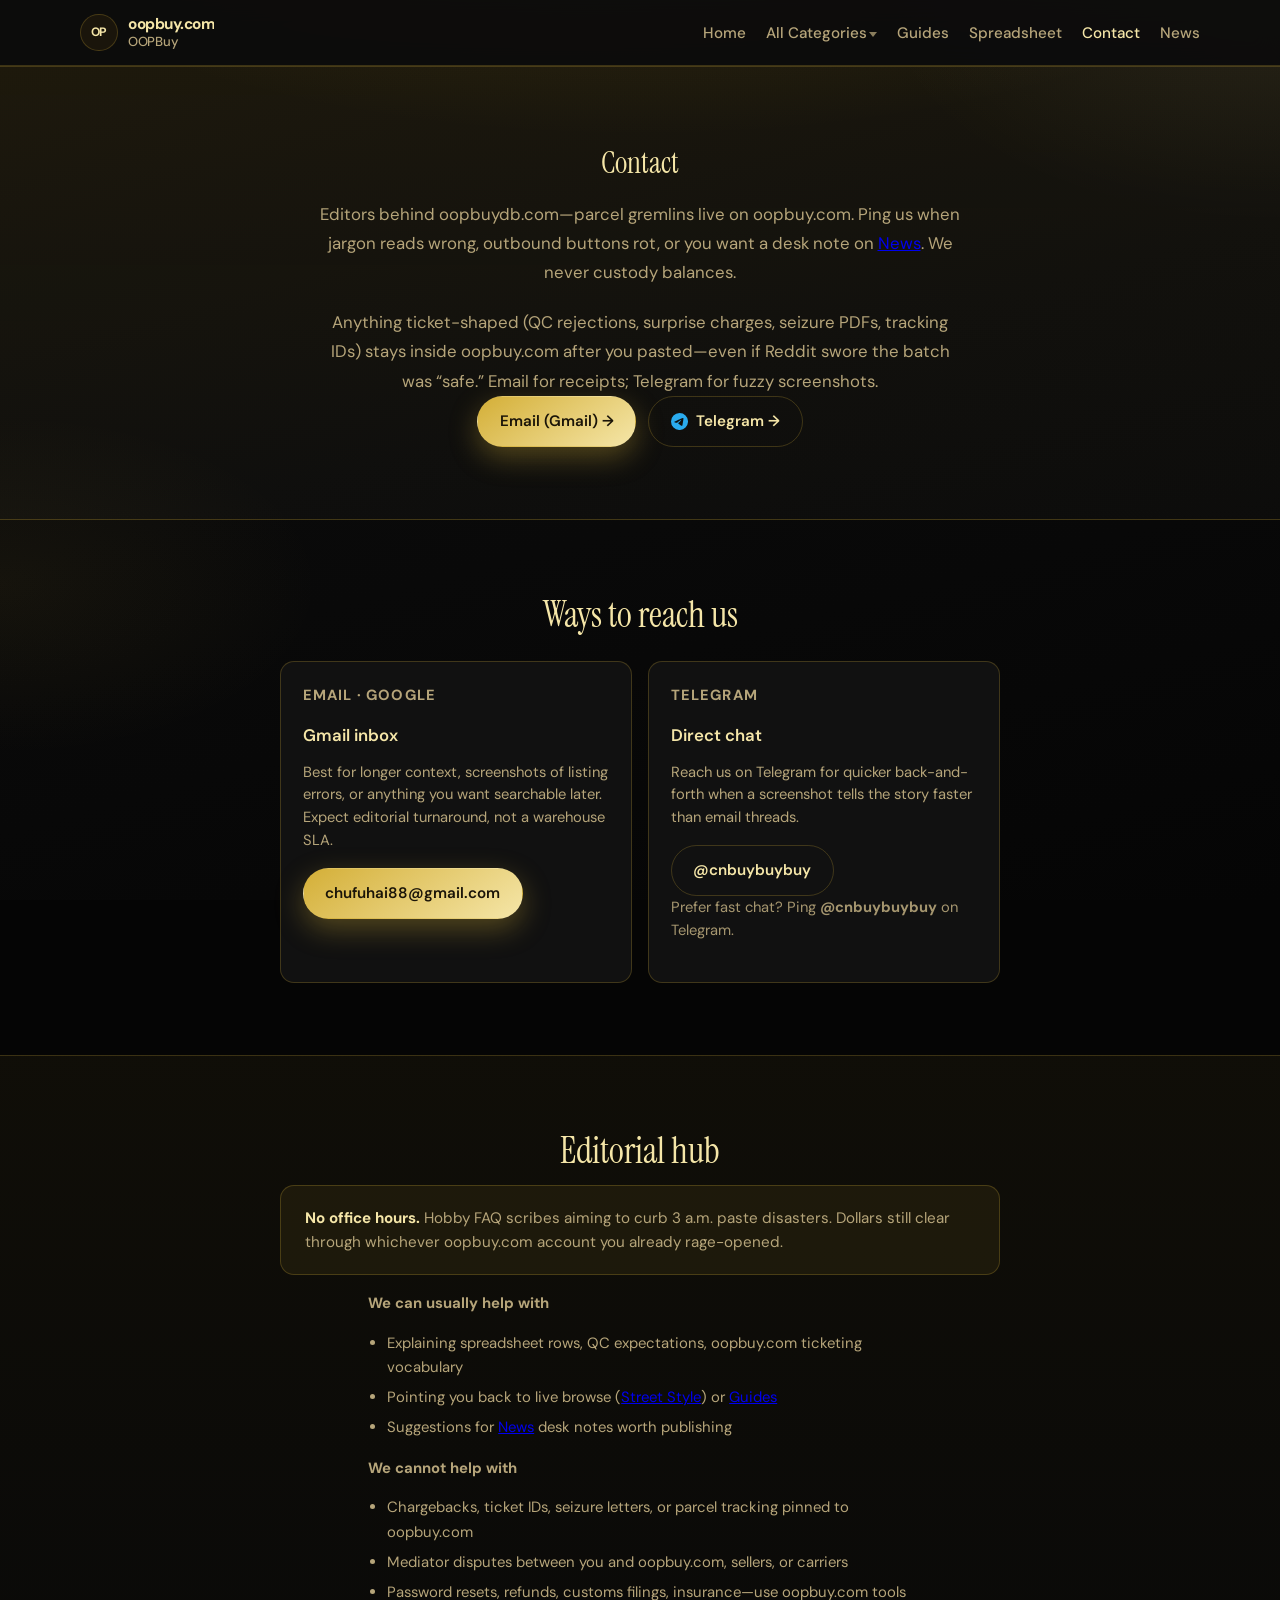
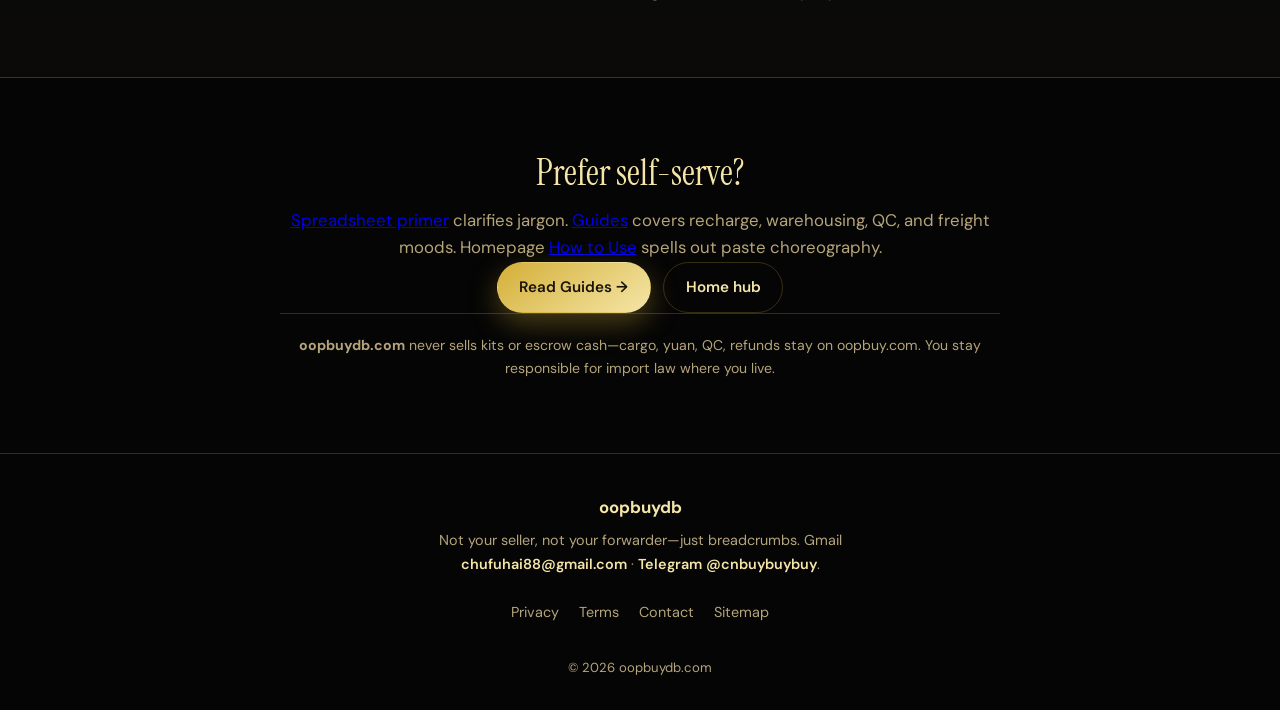
<file: contact.html>
<!DOCTYPE html>
<html lang="en">
<head>
  <meta charset="UTF-8">
  <meta name="viewport" content="width=device-width, initial-scale=1">
  <title>Oopbuy - Your Trusted China Online Shopping Solution Agent</title>
  <meta name="description" content="Email or Telegram oopbuydb.com editors for glossary fixes, dead partner links, or story ideas—we never touch oopbuy.com ticketing balances. Editorial only.">
  <link rel="canonical" href="https://oopbuydb.com/contact.html">
  <meta name="robots" content="index,follow,max-image-preview:large">
  <meta property="og:type" content="website">
  <meta property="og:url" content="https://oopbuydb.com/contact.html">
  <meta property="og:title" content="OOPBuy Contact | oopbuydb.com">
  <meta property="og:description" content="Editor mail about spreadsheets—we don’t see oopbuy.com parcels. Ticket IDs belong on oopbuy.com.">
  <meta property="og:locale" content="en_US">
  <meta property="og:image" content="https://oopbuydb.com/assets/img/logo-hub-wordmark.svg">
  <meta property="og:image:alt" content="oopbuydb.com">
  <meta name="twitter:card" content="summary_large_image">
  <meta name="twitter:title" content="OOPBuy Contact | oopbuydb.com">
  <meta name="twitter:description" content="Questions about spreadsheets, QC, or site feedback — email or Telegram. No order support.">
  <meta name="twitter:image" content="https://oopbuydb.com/assets/img/logo-hub-wordmark.svg">
  <script type="application/ld+json">
  {"@context":"https://schema.org","@type":"BreadcrumbList","itemListElement":[
    {"@type":"ListItem","position":1,"name":"Home","item":"https://oopbuydb.com/"},
    {"@type":"ListItem","position":2,"name":"Contact","item":"https://oopbuydb.com/contact.html"}
  ]}
  </script>
  <link rel="preconnect" href="https://fonts.googleapis.com">
  <link rel="preconnect" href="https://fonts.gstatic.com" crossorigin>
  <link href="https://fonts.googleapis.com/css2?family=DM+Sans:ital,opsz,wght@0,9..40,400;0,9..40,500;0,9..40,600;0,9..40,700;1,9..40,400&family=Instrument+Serif:ital@0;1&display=swap" rel="stylesheet">
  <link rel="icon" type="image/png" href="/favicon.png?v=oopbuy2">
  <link rel="shortcut icon" href="/favicon.png?v=oopbuy2" type="image/png">
  <link rel="apple-touch-icon" href="/favicon.png?v=oopbuy2">
  <link rel="stylesheet" href="assets/css/style.css">
</head>
<body class="page-contact">
  <a class="skip-link" href="#main">Skip to content</a>
  <header class="site-header">
    <div class="wrap header-inner">
      <div class="logo logo--stacked" aria-label="oopbuy.com · OOPBuy">
        <span class="logo-crest" aria-hidden="true">OP</span>
        <span class="logo-stack">
          <span class="logo-domain">oopbuy.com</span>
          <span class="logo-tagline">OOPBuy</span>
        </span>
      </div>
      <button type="button" class="nav-toggle" aria-expanded="false" aria-controls="site-nav" id="nav-toggle">
        <span class="nav-toggle-bar"></span>
        <span class="visually-hidden">Menu</span>
      </button>
      <nav class="site-nav" id="site-nav" aria-label="Primary">
        <ul class="nav-primary">
          <li><a href="/">Home</a></li>
          <li class="nav-item-has-sub">
            <a href="https://streetstyle.maisonlooks.com/" class="nav-parent" target="_blank" rel="noopener noreferrer">All Categories <span class="nav-chevron" aria-hidden="true"></span></a>
            <ul class="nav-sub" aria-label="Product categories">
              <li><a href="https://streetstyle.maisonlooks.com/en/c/shoes" target="_blank" rel="noopener noreferrer">Shoes</a></li>
              <li><a href="https://streetstyle.maisonlooks.com/en/c/t-shirts" target="_blank" rel="noopener noreferrer">T-Shirts</a></li>
              <li><a href="https://streetstyle.maisonlooks.com/en/search?q=sweatshirt" target="_blank" rel="noopener noreferrer">Hoodies/Sweaters</a></li>
              <li><a href="https://streetstyle.maisonlooks.com/en/c/outerwear" target="_blank" rel="noopener noreferrer">Jackets</a></li>
              <li><a href="https://streetstyle.maisonlooks.com/en/c/bottoms" target="_blank" rel="noopener noreferrer">Pants/Shorts</a></li>
              <li><a href="https://streetstyle.maisonlooks.com/en/c/bags-backpacks" target="_blank" rel="noopener noreferrer">Bags</a></li>
              <li><a href="https://streetstyle.maisonlooks.com/en/search?q=jersey" target="_blank" rel="noopener noreferrer">Jersey</a></li>
              <li><a href="https://streetstyle.maisonlooks.com/en/search?q=cap" target="_blank" rel="noopener noreferrer">Headwear</a></li>
              <li><a href="https://streetstyle.maisonlooks.com/en/c/accessories" target="_blank" rel="noopener noreferrer">Accessories</a></li>
              <li><a href="https://streetstyle.maisonlooks.com/en/c/electronics" target="_blank" rel="noopener noreferrer">Electronics</a></li>
              <li><a href="https://streetstyle.maisonlooks.com/en/c/perfume" target="_blank" rel="noopener noreferrer">Perfume</a></li>
              <li><a href="https://streetstyle.maisonlooks.com/" target="_blank" rel="noopener noreferrer">Other Stuff</a></li>
            </ul>
          </li>
          <li><a href="/guides.html">Guides</a></li>
          <li><a href="/spreadsheet.html">Spreadsheet</a></li>
          <li><a href="/contact.html" aria-current="page">Contact</a></li>
          <li><a href="/news.html">News</a></li>
        </ul>
      </nav>
    </div>
  </header>

  <main id="main">
    <section class="section section-alt nav-guides contact-quick" aria-labelledby="contact-h1">
      <div class="wrap narrow">
        <h1 id="contact-h1">Contact</h1>
        <p class="contact-lede">Editors behind oopbuydb.com—parcel gremlins live on oopbuy.com. Ping us when jargon reads wrong, outbound buttons rot, or you want a desk note on <a href="/news.html">News</a>. We never custody balances.</p>
        <p class="contact-lede contact-lede-tight">Anything ticket-shaped (QC rejections, surprise charges, seizure PDFs, tracking IDs) stays inside oopbuy.com after you pasted—even if Reddit swore the batch was “safe.” Email for receipts; Telegram for fuzzy screenshots.</p>
        <p class="section-cta">
          <a class="btn btn-primary" href="mailto:chufuhai88@gmail.com?subject=oopbuydb.com%20feedback">Email (Gmail) →</a>
          <a class="btn btn-ghost contact-telegram-cta-btn" href="https://t.me/cnbuybuybuy" target="_blank" rel="noopener noreferrer">
            <svg class="contact-telegram-cta-mark" xmlns="http://www.w3.org/2000/svg" viewBox="0 0 24 24" aria-hidden="true" focusable="false" fill="currentColor">
              <path d="M11.944 0A12 12 0 0 0 0 12a12 12 0 0 0 12 12 12 12 0 0 0 12-12A12 12 0 0 0 12 0a12 12 0 0 0-.056 0zm4.962 7.224c.1-.002.321.023.465.14a.506.506 0 0 1 .171.325c.016.093.036.306.02.472-.18 1.898-.962 6.502-1.36 8.627-.168.9-.499 1.201-.82 1.23-.696.065-1.225-.46-1.9-.902-1.056-.693-1.653-1.124-2.678-1.8-1.185-.78-.417-1.21.258-1.91.177-.184 3.247-2.977 3.307-3.23.007-.032.014-.15-.056-.212s-.174-.041-.249-.024c-.106.024-1.793 1.14-5.061 3.345-.48.33-.913.49-1.302.48-.428-.008-1.252-.241-1.865-.44-.752-.245-1.349-.374-1.297-.789.027-.216.325-.437.893-.663 3.498-1.524 5.83-2.529 6.998-3.014 3.332-1.386 4.025-1.627 4.476-1.635z"/>
            </svg>
            <span>Telegram →</span>
          </a>
        </p>
      </div>
    </section>

    <section class="section contact-reading" aria-labelledby="contact-channels-heading">
      <div class="wrap narrow">
        <h2 id="contact-channels-heading" class="guides-section-title">Ways to reach us</h2>
        <div class="contact-methods-grid">
          <article class="contact-channel-card">
            <p class="contact-channel-label">Email · Google</p>
            <h3>Gmail inbox</h3>
            <p>Best for longer context, screenshots of listing errors, or anything you want searchable later. Expect editorial turnaround, not a warehouse SLA.</p>
            <a class="btn btn-primary" href="mailto:chufuhai88@gmail.com">chufuhai88@gmail.com</a>
          </article>
          <article class="contact-channel-card">
            <p class="contact-channel-label">Telegram</p>
            <h3>Direct chat</h3>
            <p>Reach us on Telegram for quicker back-and-forth when a screenshot tells the story faster than email threads.</p>
            <a class="btn btn-ghost" href="https://t.me/cnbuybuybuy" target="_blank" rel="noopener noreferrer">@cnbuybuybuy</a>
            <p class="contact-telegram-note">Prefer fast chat? Ping <strong>@cnbuybuybuy</strong> on Telegram.</p>
          </article>
        </div>
      </div>
    </section>

    <section class="section section-alt contact-reading" aria-labelledby="hub-panel-heading">
      <div class="wrap narrow">
        <h2 id="hub-panel-heading" class="guides-section-title">Editorial hub</h2>
        <p class="contact-hub-panel"><strong>No office hours.</strong> Hobby FAQ scribes aiming to curb 3&nbsp;a.m. paste disasters. Dollars still clear through whichever oopbuy.com account you already rage-opened.</p>

        <div class="contact-scope-list">
          <p><strong>We can usually help with</strong></p>
          <ul>
            <li>Explaining spreadsheet rows, QC expectations, oopbuy.com ticketing vocabulary</li>
            <li>Pointing you back to live browse (<a href="https://streetstyle.maisonlooks.com/" target="_blank" rel="noopener noreferrer">Street Style</a>) or <a href="/guides.html">Guides</a></li>
            <li>Suggestions for <a href="/news.html">News</a> desk notes worth publishing</li>
          </ul>
          <p style="margin-top: 1rem;"><strong>We cannot help with</strong></p>
          <ul>
            <li>Chargebacks, ticket IDs, seizure letters, or parcel tracking pinned to oopbuy.com</li>
            <li>Mediator disputes between you and oopbuy.com, sellers, or carriers</li>
            <li>Password resets, refunds, customs filings, insurance—use oopbuy.com tools</li>
          </ul>
        </div>
      </div>
    </section>

    <section class="section contact-reading contact-foot" aria-labelledby="stay-informed">
      <div class="wrap narrow">
        <h2 id="stay-informed" class="guides-section-title">Prefer self-serve?</h2>
        <p class="muted-p"><a href="/spreadsheet.html">Spreadsheet primer</a> clarifies jargon. <a href="/guides.html">Guides</a> covers recharge, warehousing, QC, and freight moods. Homepage <a href="/#how-to-use">How to Use</a> spells out paste choreography.</p>
        <p class="section-cta">
          <a class="btn btn-primary" href="/guides.html">Read Guides →</a>
          <a class="btn btn-ghost" href="/">Home hub</a>
        </p>
        <p class="disclaimer" style="margin-top: 1.75rem; font-size: 0.88rem;"><strong>oopbuydb.com</strong> never sells kits or escrow cash—cargo, yuan, QC, refunds stay on oopbuy.com. You stay responsible for import law where you live.</p>
      </div>
    </section>
  </main>

  <footer class="site-footer" id="contact">
    <div class="wrap footer-grid">
      <div>
        <p class="footer-brand">oopbuydb</p>
        <p class="footer-note">Not your seller, not your forwarder—just breadcrumbs. Gmail <a href="mailto:chufuhai88@gmail.com">chufuhai88@gmail.com</a> · <a href="https://t.me/cnbuybuybuy" target="_blank" rel="noopener noreferrer">Telegram @cnbuybuybuy</a>.</p>
      </div>
      <div class="footer-links">
        <a href="/privacy.html">Privacy</a>
        <a href="/terms.html">Terms</a>
        <a href="/contact.html">Contact</a>
        <a href="https://oopbuydb.com/sitemap.xml">Sitemap</a>
      </div>
    </div>
    <p class="copyright">© <span id="year"></span> oopbuydb.com</p>
  </footer>

  <script src="assets/js/main.js" defer></script>
</body>
</html>
</file>
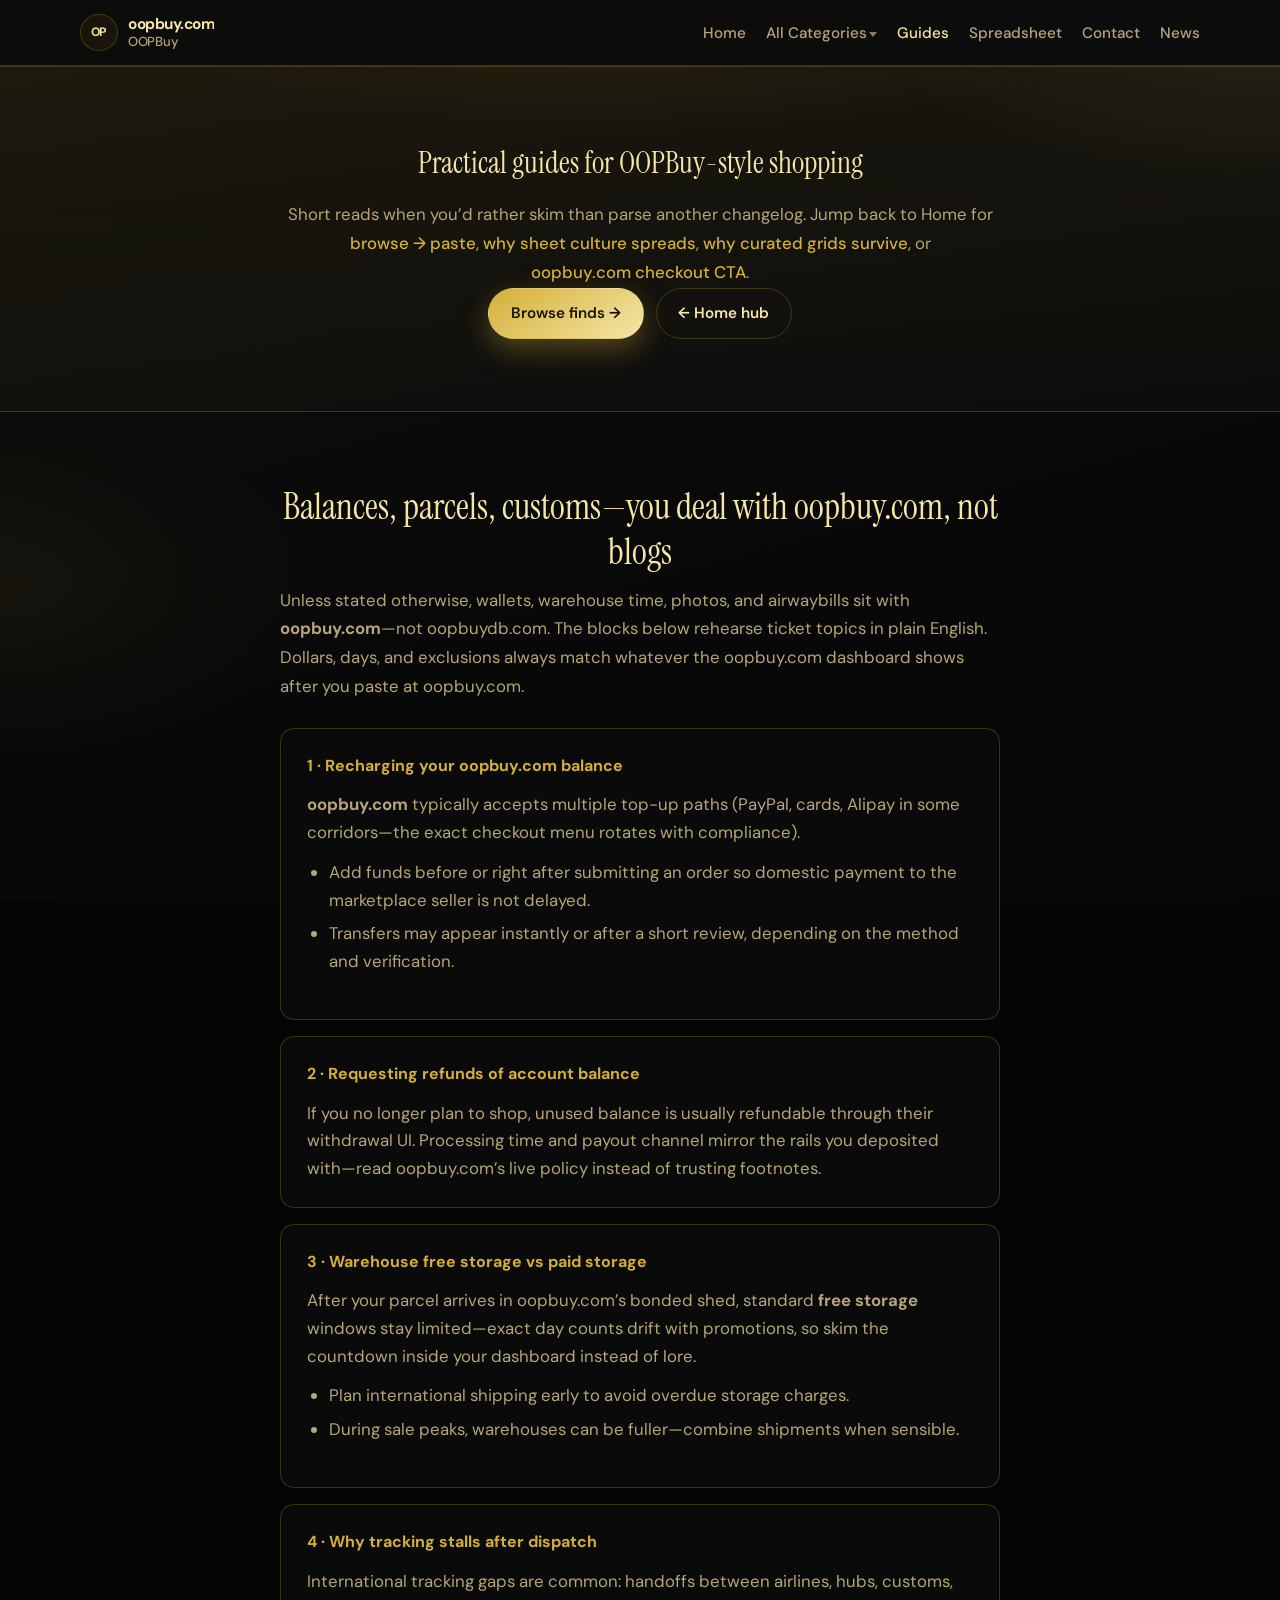
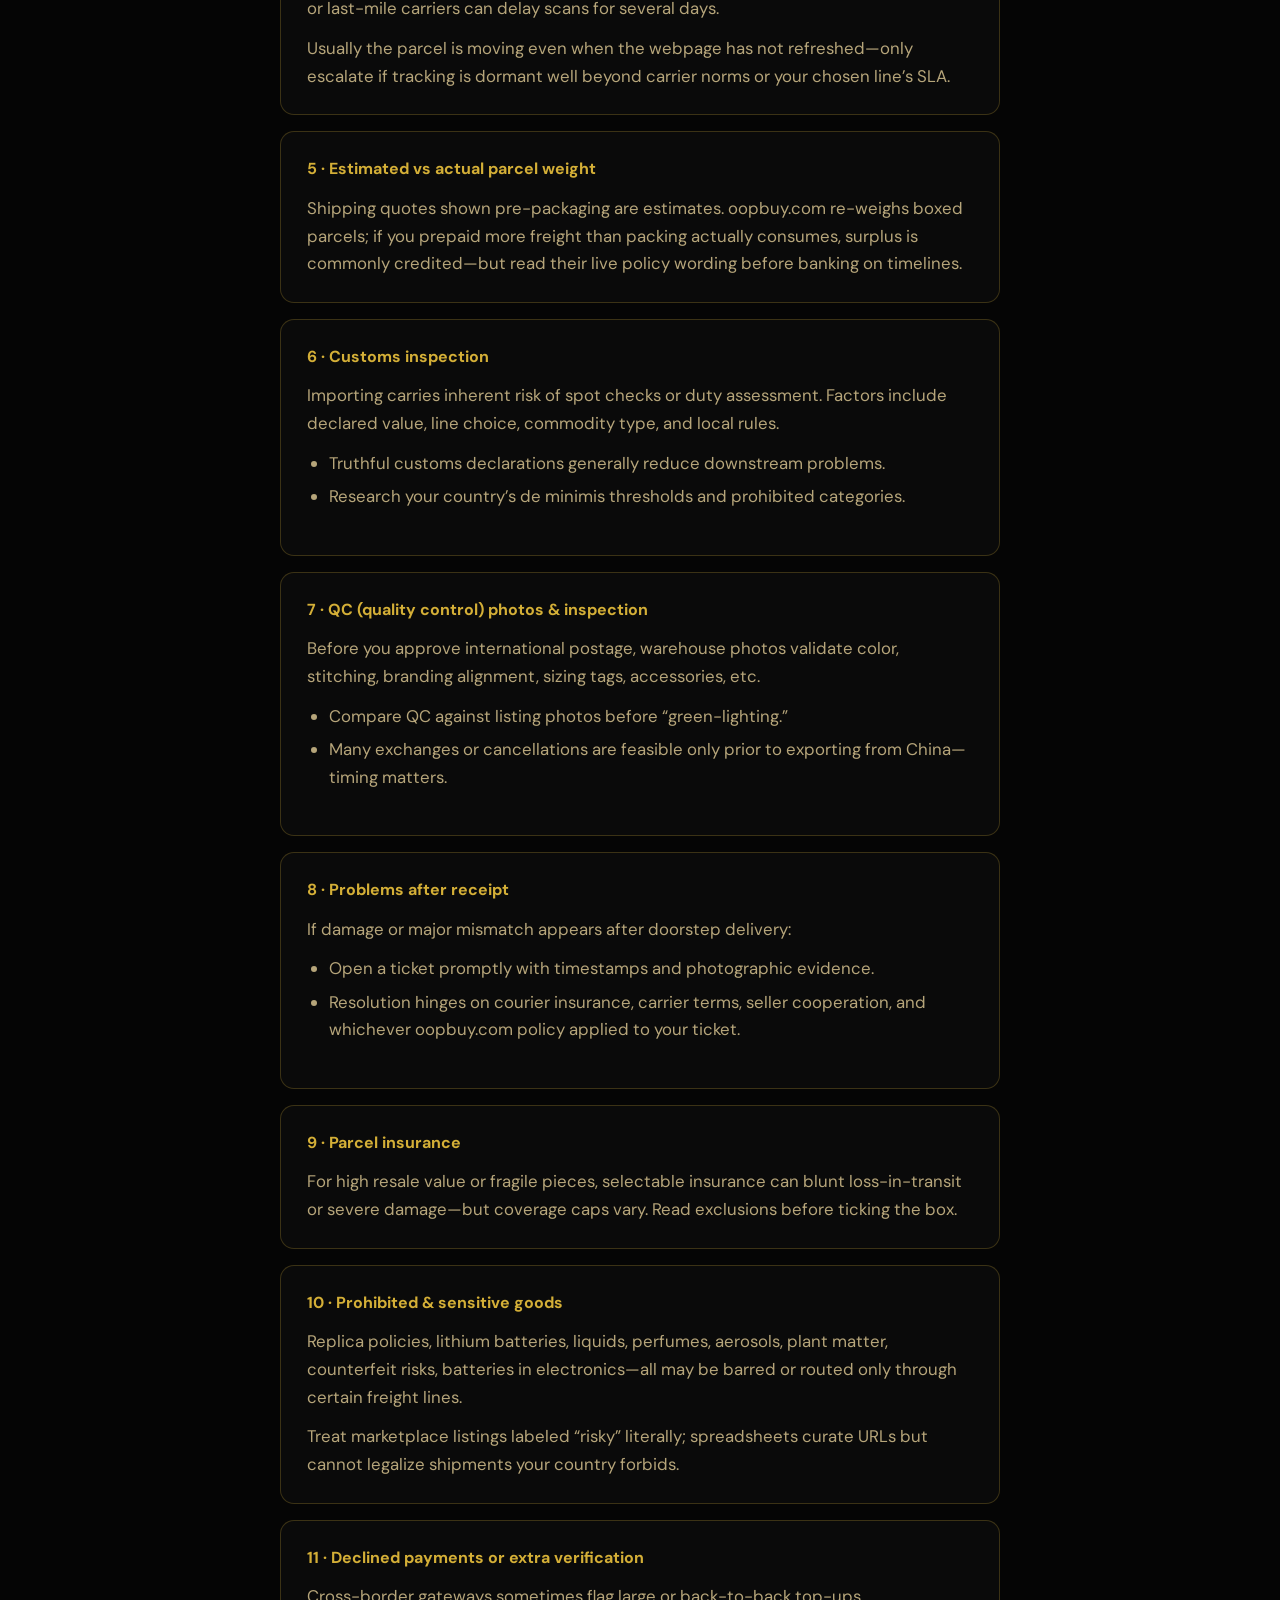
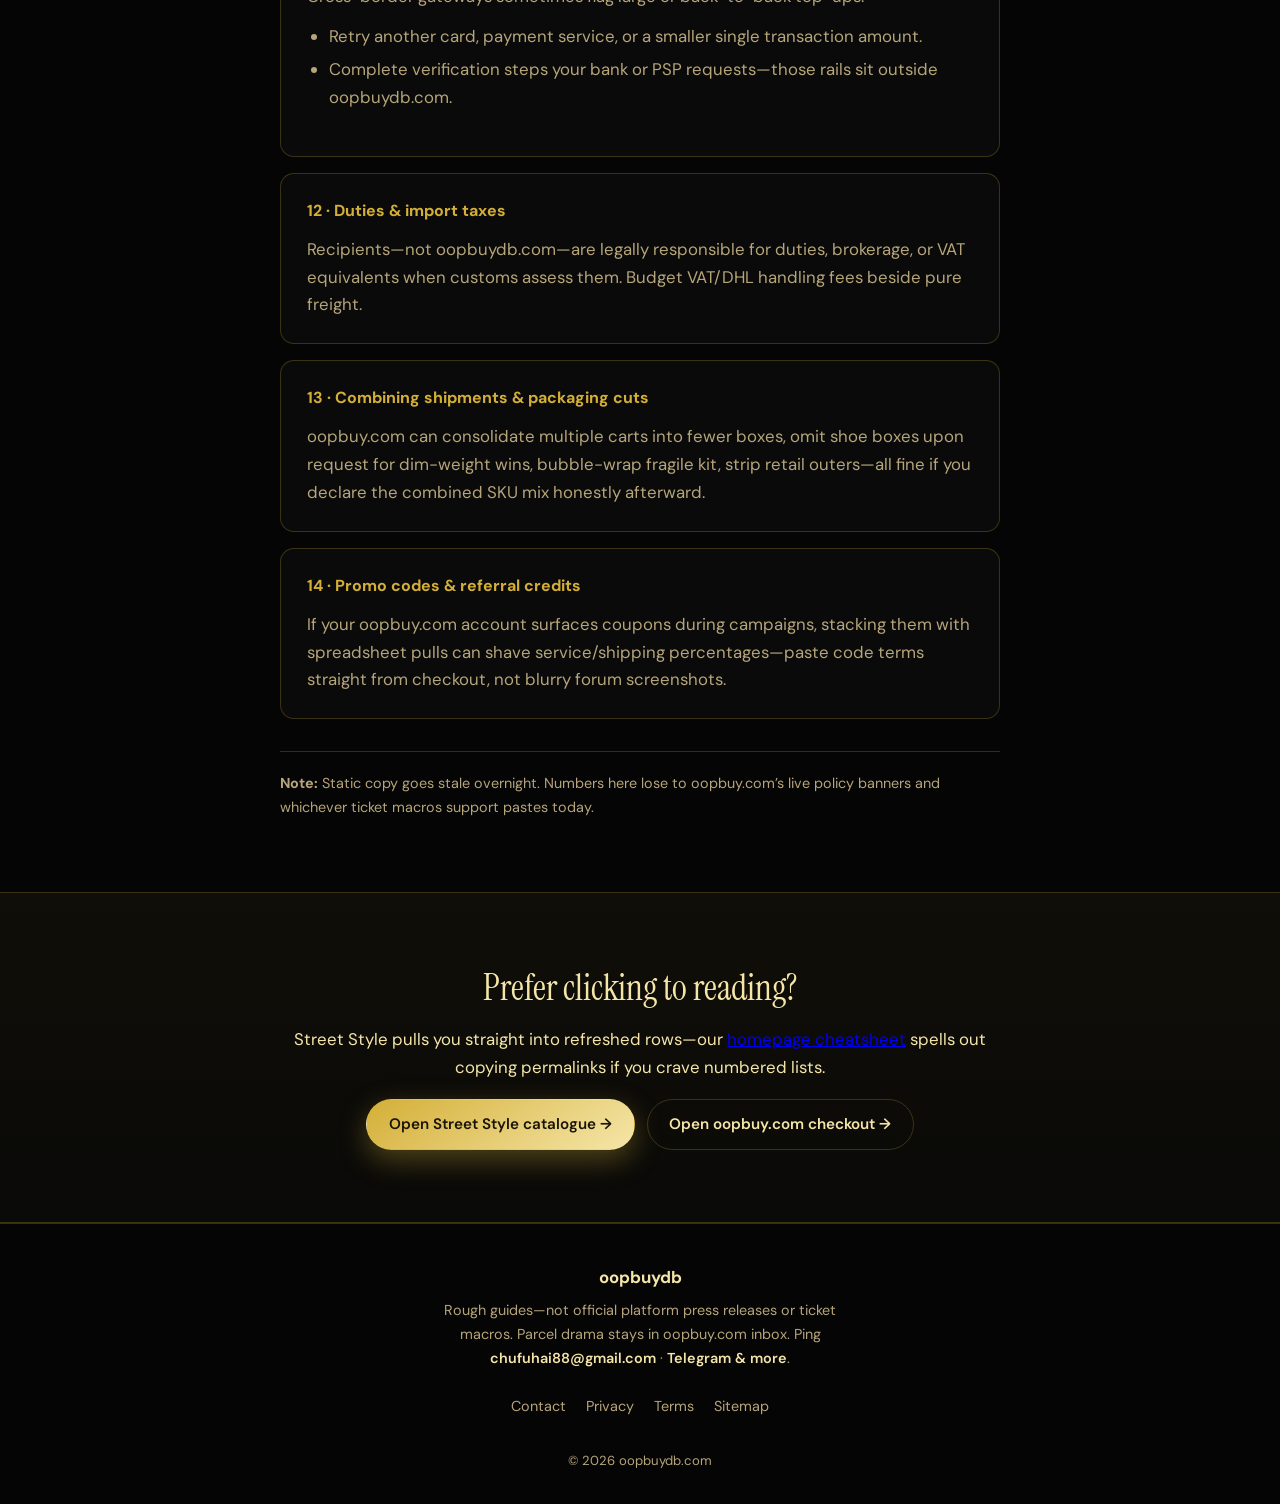
<file: guides.html>
<!DOCTYPE html>
<html lang="en">
<head>
  <meta charset="UTF-8">
  <meta name="viewport" content="width=device-width, initial-scale=1">
  <title>Oopbuy - Your Trusted China Online Shopping Solution Agent</title>
  <meta name="description" content="Non-lawyer notes for spreadsheet-style hauls—you top up oopbuy.com at oopbuy.com, paste Taobao-family links from browse, babysit warehouses, seizures, volumetric resets, QC tickets. Pair with Home’s paste cheatsheet—fees stay on the portal, not essays.">
  <link rel="canonical" href="https://oopbuydb.com/guides.html">
  <meta name="robots" content="index,follow,max-image-preview:large">
  <meta property="og:type" content="website">
  <meta property="og:url" content="https://oopbuydb.com/guides.html">
  <meta property="og:title" content="OOPBuy Guides | oopbuydb.com">
  <meta property="og:description" content="Rough walkthrough while you babysit oopbuy.com dashboards—figures change when their portal ships updates overnight.">
  <meta property="og:locale" content="en_US">
  <meta property="og:image" content="https://oopbuydb.com/assets/img/logo-hub-wordmark.svg">
  <meta property="og:image:alt" content="oopbuy.com">
  <meta name="twitter:card" content="summary_large_image">
  <meta name="twitter:title" content="OOPBuy Guides | oopbuydb.com">
  <meta name="twitter:description" content="Where money moves, parcels sleep, volumetric villains strike.">
  <meta name="twitter:image" content="https://oopbuydb.com/assets/img/logo-hub-wordmark.svg">
  <script type="application/ld+json">
  {"@context":"https://schema.org","@type":"BreadcrumbList","itemListElement":[
    {"@type":"ListItem","position":1,"name":"Home","item":"https://oopbuydb.com/"},
    {"@type":"ListItem","position":2,"name":"Guides","item":"https://oopbuydb.com/guides.html"}
  ]}
  </script>
  <link rel="preconnect" href="https://fonts.googleapis.com">
  <link rel="preconnect" href="https://fonts.gstatic.com" crossorigin>
  <link href="https://fonts.googleapis.com/css2?family=DM+Sans:ital,opsz,wght@0,9..40,400;0,9..40,500;0,9..40,600;0,9..40,700;1,9..40,400&family=Instrument+Serif:ital@0;1&display=swap" rel="stylesheet">
  <link rel="icon" type="image/png" href="/favicon.png?v=oopbuy2">
  <link rel="shortcut icon" href="/favicon.png?v=oopbuy2" type="image/png">
  <link rel="apple-touch-icon" href="/favicon.png?v=oopbuy2">
  <link rel="stylesheet" href="assets/css/style.css">
</head>
<body class="page-guides">
  <a class="skip-link" href="#main">Skip to content</a>
  <header class="site-header">
    <div class="wrap header-inner">
      <div class="logo logo--stacked" aria-label="oopbuy.com · OOPBuy">
        <span class="logo-crest" aria-hidden="true">OP</span>
        <span class="logo-stack">
          <span class="logo-domain">oopbuy.com</span>
          <span class="logo-tagline">OOPBuy</span>
        </span>
      </div>
      <button type="button" class="nav-toggle" aria-expanded="false" aria-controls="site-nav" id="nav-toggle">
        <span class="nav-toggle-bar"></span>
        <span class="visually-hidden">Menu</span>
      </button>
      <nav class="site-nav" id="site-nav" aria-label="Primary">
        <ul class="nav-primary">
          <li><a href="/">Home</a></li>
          <li class="nav-item-has-sub">
            <a href="https://streetstyle.maisonlooks.com/" class="nav-parent" target="_blank" rel="noopener noreferrer">All Categories <span class="nav-chevron" aria-hidden="true"></span></a>
            <ul class="nav-sub" aria-label="Product categories">
              <li><a href="https://streetstyle.maisonlooks.com/en/c/shoes" target="_blank" rel="noopener noreferrer">Shoes</a></li>
              <li><a href="https://streetstyle.maisonlooks.com/en/c/t-shirts" target="_blank" rel="noopener noreferrer">T-Shirts</a></li>
              <li><a href="https://streetstyle.maisonlooks.com/en/search?q=sweatshirt" target="_blank" rel="noopener noreferrer">Hoodies/Sweaters</a></li>
              <li><a href="https://streetstyle.maisonlooks.com/en/c/outerwear" target="_blank" rel="noopener noreferrer">Jackets</a></li>
              <li><a href="https://streetstyle.maisonlooks.com/en/c/bottoms" target="_blank" rel="noopener noreferrer">Pants/Shorts</a></li>
              <li><a href="https://streetstyle.maisonlooks.com/en/c/bags-backpacks" target="_blank" rel="noopener noreferrer">Bags</a></li>
              <li><a href="https://streetstyle.maisonlooks.com/en/search?q=jersey" target="_blank" rel="noopener noreferrer">Jersey</a></li>
              <li><a href="https://streetstyle.maisonlooks.com/en/search?q=cap" target="_blank" rel="noopener noreferrer">Headwear</a></li>
              <li><a href="https://streetstyle.maisonlooks.com/en/c/accessories" target="_blank" rel="noopener noreferrer">Accessories</a></li>
              <li><a href="https://streetstyle.maisonlooks.com/en/c/electronics" target="_blank" rel="noopener noreferrer">Electronics</a></li>
              <li><a href="https://streetstyle.maisonlooks.com/en/c/perfume" target="_blank" rel="noopener noreferrer">Perfume</a></li>
              <li><a href="https://streetstyle.maisonlooks.com/" target="_blank" rel="noopener noreferrer">Other Stuff</a></li>
            </ul>
          </li>
          <li><a href="/guides.html" aria-current="page">Guides</a></li>
          <li><a href="/spreadsheet.html">Spreadsheet</a></li>
          <li><a href="/contact.html">Contact</a></li>
          <li><a href="/news.html">News</a></li>
        </ul>
      </nav>
    </div>
  </header>

  <main id="main">
    <section class="section section-alt nav-guides guides-quick" aria-labelledby="guides-heading">
      <div class="wrap narrow">
        <h1 id="guides-heading">Practical guides for OOPBuy-style shopping</h1>
        <p class="guides-intro">
          Short reads when you’d rather skim than parse another changelog.
          Jump back to Home for <a href="/#how-to-use">browse → paste</a>,
          <a href="/#about">why sheet culture spreads</a>,
          <a href="/#why">why curated grids survive</a>,
          or <a href="/#ultimate">oopbuy.com checkout CTA</a>.
        </p>
        <p class="section-cta">
          <a class="btn btn-primary" href="https://streetstyle.maisonlooks.com/" target="_blank" rel="noopener noreferrer">Browse finds →</a>
          <a class="btn btn-ghost" href="/">← Home hub</a>
        </p>
      </div>
    </section>

    <section class="section guides-reading" aria-labelledby="superbuy-guide-overview">
      <div class="wrap narrow">
        <h2 id="superbuy-guide-overview" class="guides-section-title">Balances, parcels, customs—you deal with oopbuy.com, not blogs</h2>
        <p class="guides-reading-lead">Unless stated otherwise, wallets, warehouse time, photos, and airwaybills sit with <strong>oopbuy.com</strong>—not oopbuydb.com. The blocks below rehearse ticket topics in plain English. Dollars, days, and exclusions always match whatever the oopbuy.com dashboard shows after you paste at oopbuy.com.</p>

        <article class="step-card guide-topic">
          <h3 class="guide-topic-title">1 · Recharging your oopbuy.com balance</h3>
          <p class="muted-p"><strong>oopbuy.com</strong> typically accepts multiple top-up paths (PayPal, cards, Alipay in some corridors—the exact checkout menu rotates with compliance).</p>
          <ul class="content-list">
            <li>Add funds before or right after submitting an order so domestic payment to the marketplace seller is not delayed.</li>
            <li>Transfers may appear instantly or after a short review, depending on the method and verification.</li>
          </ul>
        </article>

        <article class="step-card guide-topic">
          <h3 class="guide-topic-title">2 · Requesting refunds of account balance</h3>
          <p>If you no longer plan to shop, unused balance is usually refundable through their withdrawal UI. Processing time and payout channel mirror the rails you deposited with—read oopbuy.com’s live policy instead of trusting footnotes.</p>
        </article>

        <article class="step-card guide-topic">
          <h3 class="guide-topic-title">3 · Warehouse free storage vs paid storage</h3>
          <p>After your parcel arrives in oopbuy.com’s bonded shed, standard <strong>free storage</strong> windows stay limited—exact day counts drift with promotions, so skim the countdown inside your dashboard instead of lore.</p>
          <ul class="content-list">
            <li>Plan international shipping early to avoid overdue storage charges.</li>
            <li>During sale peaks, warehouses can be fuller—combine shipments when sensible.</li>
          </ul>
        </article>

        <article class="step-card guide-topic">
          <h3 class="guide-topic-title">4 · Why tracking stalls after dispatch</h3>
          <p>International tracking gaps are common: handoffs between airlines, hubs, customs, or last-mile carriers can delay scans for several days.</p>
          <p class="muted-p">Usually the parcel is moving even when the webpage has not refreshed—only escalate if tracking is dormant well beyond carrier norms or your chosen line’s SLA.</p>
        </article>

        <article class="step-card guide-topic">
          <h3 class="guide-topic-title">5 · Estimated vs actual parcel weight</h3>
          <p>Shipping quotes shown pre-packaging are estimates. oopbuy.com re-weighs boxed parcels; if you prepaid more freight than packing actually consumes, surplus is commonly credited—but read their live policy wording before banking on timelines.</p>
        </article>

        <article class="step-card guide-topic">
          <h3 class="guide-topic-title">6 · Customs inspection</h3>
          <p>Importing carries inherent risk of spot checks or duty assessment. Factors include declared value, line choice, commodity type, and local rules.</p>
          <ul class="content-list">
            <li>Truthful customs declarations generally reduce downstream problems.</li>
            <li>Research your country’s de minimis thresholds and prohibited categories.</li>
          </ul>
        </article>

        <article class="step-card guide-topic">
          <h3 class="guide-topic-title">7 · QC (quality control) photos &amp; inspection</h3>
          <p>Before you approve international postage, warehouse photos validate color, stitching, branding alignment, sizing tags, accessories, etc.</p>
          <ul class="content-list">
            <li>Compare QC against listing photos before “green-lighting.”</li>
            <li>Many exchanges or cancellations are feasible only prior to exporting from China—timing matters.</li>
          </ul>
        </article>

        <article class="step-card guide-topic">
          <h3 class="guide-topic-title">8 · Problems after receipt</h3>
          <p class="muted-p">If damage or major mismatch appears after doorstep delivery:</p>
          <ul class="content-list">
            <li>Open a ticket promptly with timestamps and photographic evidence.</li>
            <li>Resolution hinges on courier insurance, carrier terms, seller cooperation, and whichever oopbuy.com policy applied to your ticket.</li>
          </ul>
        </article>

        <article class="step-card guide-topic">
          <h3 class="guide-topic-title">9 · Parcel insurance</h3>
          <p>For high resale value or fragile pieces, selectable insurance can blunt loss-in-transit or severe damage—but coverage caps vary. Read exclusions before ticking the box.</p>
        </article>

        <article class="step-card guide-topic">
          <h3 class="guide-topic-title">10 · Prohibited &amp; sensitive goods</h3>
          <p>Replica policies, lithium batteries, liquids, perfumes, aerosols, plant matter, counterfeit risks, batteries in electronics—all may be barred or routed only through certain freight lines.</p>
          <p class="muted-p">Treat marketplace listings labeled “risky” literally; spreadsheets curate URLs but cannot legalize shipments your country forbids.</p>
        </article>

        <article class="step-card guide-topic">
          <h3 class="guide-topic-title">11 · Declined payments or extra verification</h3>
          <p>Cross-border gateways sometimes flag large or back-to-back top-ups.</p>
          <ul class="content-list">
            <li>Retry another card, payment service, or a smaller single transaction amount.</li>
            <li>Complete verification steps your bank or PSP requests—those rails sit outside oopbuydb.com.</li>
          </ul>
        </article>

        <article class="step-card guide-topic">
          <h3 class="guide-topic-title">12 · Duties &amp; import taxes</h3>
          <p>Recipients—not oopbuydb.com—are legally responsible for duties, brokerage, or VAT equivalents when customs assess them. Budget VAT/DHL handling fees beside pure freight.</p>
        </article>

        <article class="step-card guide-topic">
          <h3 class="guide-topic-title">13 · Combining shipments &amp; packaging cuts</h3>
          <p>oopbuy.com can consolidate multiple carts into fewer boxes, omit shoe boxes upon request for dim-weight wins, bubble-wrap fragile kit, strip retail outers—all fine if you declare the combined SKU mix honestly afterward.</p>
        </article>

        <article class="step-card guide-topic">
          <h3 class="guide-topic-title">14 · Promo codes &amp; referral credits</h3>
          <p>If your oopbuy.com account surfaces coupons during campaigns, stacking them with spreadsheet pulls can shave service/shipping percentages—paste code terms straight from checkout, not blurry forum screenshots.</p>
        </article>

        <p class="guides-policy-note"><strong>Note:</strong> Static copy goes stale overnight. Numbers here lose to oopbuy.com’s live policy banners and whichever ticket macros support pastes today.</p>
      </div>
    </section>

    <section class="section section-alt guides-outro" aria-labelledby="guides-next">
      <div class="wrap narrow">
        <h2 id="guides-next" class="guides-section-title">Prefer clicking to reading?</h2>
        <p>Street Style pulls you straight into refreshed rows—our <a href="/#how-to-use">homepage cheatsheet</a> spells out copying permalinks if you crave numbered lists.</p>
        <p class="section-cta">
          <a class="btn btn-primary" href="https://streetstyle.maisonlooks.com/" target="_blank" rel="noopener noreferrer">Open Street Style catalogue →</a>
          <a class="btn btn-ghost" href="https://oopbuy.com/" target="_blank" rel="noopener noreferrer">Open oopbuy.com checkout →</a>
        </p>
      </div>
    </section>
  </main>

  <footer class="site-footer" id="contact">
    <div class="wrap footer-grid">
      <div>
        <p class="footer-brand">oopbuydb</p>
        <p class="footer-note">Rough guides—not official platform press releases or ticket macros. Parcel drama stays in oopbuy.com inbox. Ping <a href="mailto:chufuhai88@gmail.com">chufuhai88@gmail.com</a> · <a href="/contact.html">Telegram &amp; more</a>.</p>
      </div>
      <div class="footer-links">
        <a href="/contact.html">Contact</a>
        <a href="/privacy.html">Privacy</a>
        <a href="/terms.html">Terms</a>
        <a href="https://oopbuydb.com/sitemap.xml">Sitemap</a>
      </div>
    </div>
    <p class="copyright">© <span id="year"></span> oopbuydb.com</p>
  </footer>

  <script src="assets/js/main.js" defer></script>
</body>
</html>
</file>
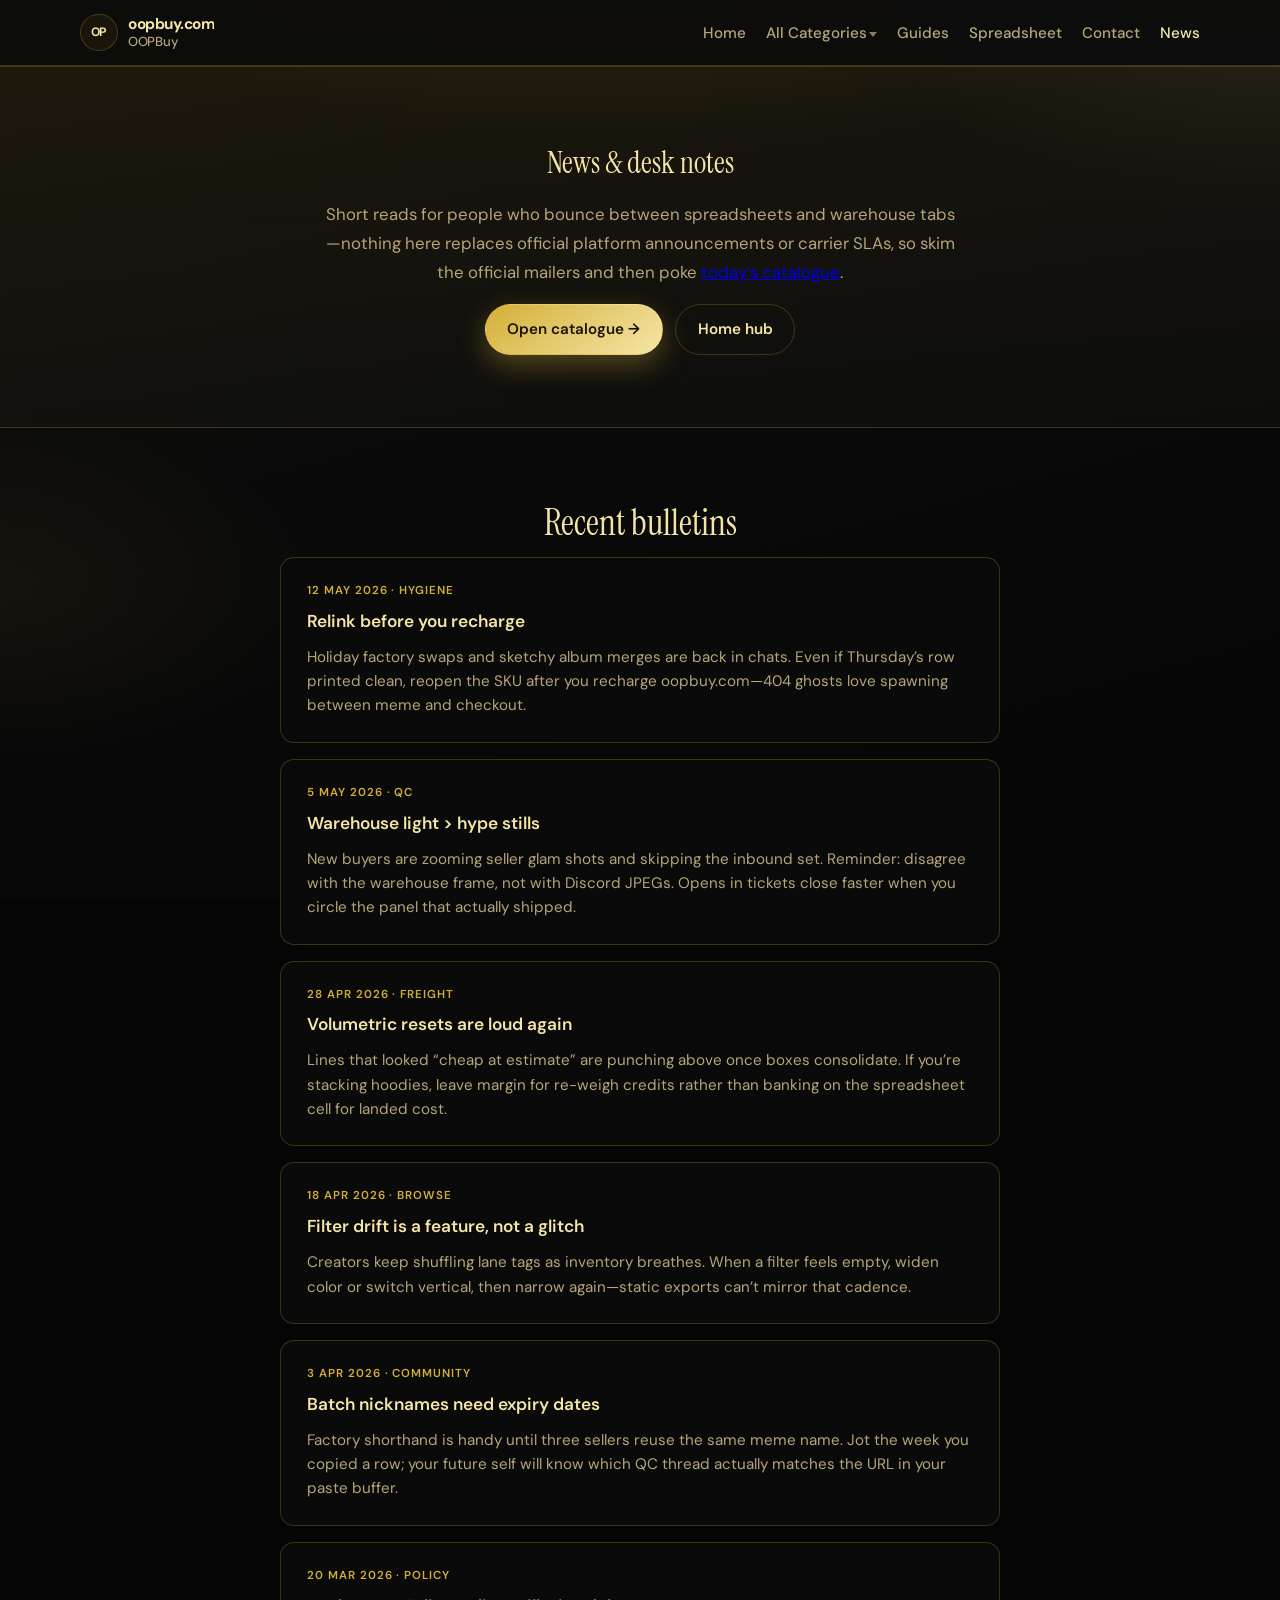
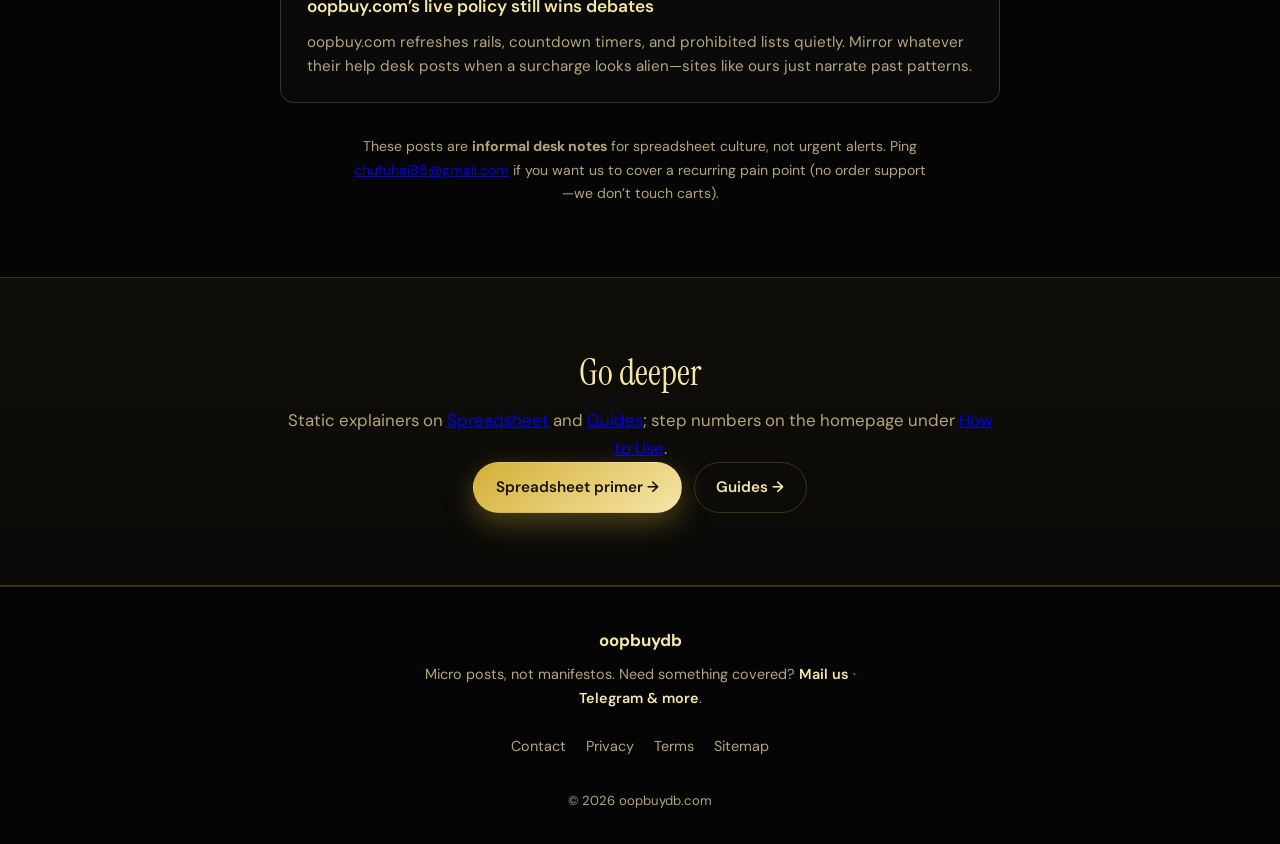
<file: news.html>
<!DOCTYPE html>
<html lang="en">
<head>
  <meta charset="UTF-8">
  <meta name="viewport" content="width=device-width, initial-scale=1">
  <title>Oopbuy - Your Trusted China Online Shopping Solution Agent</title>
  <meta name="description" content="Small updates for people chasing oopbuy.com-style spreadsheet haul habits: relink hygiene, QC reality checks, freight surprises—not push alerts from carriers.">
  <link rel="canonical" href="https://oopbuydb.com/news.html">
  <meta name="robots" content="index,follow,max-image-preview:large">
  <meta property="og:type" content="website">
  <meta property="og:url" content="https://oopbuydb.com/news.html">
  <meta property="og:title" content="OOPBuy News | oopbuydb.com">
  <meta property="og:description" content="Lightweight hygiene notes between browse refreshes—still not an official platform changelog.">
  <meta property="og:locale" content="en_US">
  <meta property="og:image" content="https://oopbuydb.com/assets/img/logo-hub-wordmark.svg">
  <meta property="og:image:alt" content="oopbuydb • OOPBuy spreadsheet companion notes">
  <meta name="twitter:card" content="summary_large_image">
  <meta name="twitter:title" content="OOPBuy News | oopbuydb.com">
  <meta name="twitter:description" content="Desk notes on link hygiene, QC, freight, and live browse for spreadsheet shoppers.">
  <meta name="twitter:image" content="https://oopbuydb.com/assets/img/logo-hub-wordmark.svg">
  <script type="application/ld+json">
  {"@context":"https://schema.org","@type":"BreadcrumbList","itemListElement":[
    {"@type":"ListItem","position":1,"name":"Home","item":"https://oopbuydb.com/"},
    {"@type":"ListItem","position":2,"name":"News","item":"https://oopbuydb.com/news.html"}
  ]}
  </script>
  <link rel="preconnect" href="https://fonts.googleapis.com">
  <link rel="preconnect" href="https://fonts.gstatic.com" crossorigin>
  <link href="https://fonts.googleapis.com/css2?family=DM+Sans:ital,opsz,wght@0,9..40,400;0,9..40,500;0,9..40,600;0,9..40,700;1,9..40,400&family=Instrument+Serif:ital@0;1&display=swap" rel="stylesheet">
  <link rel="icon" type="image/png" href="/favicon.png?v=oopbuy2">
  <link rel="shortcut icon" href="/favicon.png?v=oopbuy2" type="image/png">
  <link rel="apple-touch-icon" href="/favicon.png?v=oopbuy2">
  <link rel="stylesheet" href="assets/css/style.css">
</head>
<body class="page-news">
  <a class="skip-link" href="#main">Skip to content</a>
  <header class="site-header">
    <div class="wrap header-inner">
      <div class="logo logo--stacked" aria-label="oopbuy.com · OOPBuy">
        <span class="logo-crest" aria-hidden="true">OP</span>
        <span class="logo-stack">
          <span class="logo-domain">oopbuy.com</span>
          <span class="logo-tagline">OOPBuy</span>
        </span>
      </div>
      <button type="button" class="nav-toggle" aria-expanded="false" aria-controls="site-nav" id="nav-toggle">
        <span class="nav-toggle-bar"></span>
        <span class="visually-hidden">Menu</span>
      </button>
      <nav class="site-nav" id="site-nav" aria-label="Primary">
        <ul class="nav-primary">
          <li><a href="/">Home</a></li>
          <li class="nav-item-has-sub">
            <a href="https://streetstyle.maisonlooks.com/" class="nav-parent" target="_blank" rel="noopener noreferrer">All Categories <span class="nav-chevron" aria-hidden="true"></span></a>
            <ul class="nav-sub" aria-label="Product categories">
              <li><a href="https://streetstyle.maisonlooks.com/en/c/shoes" target="_blank" rel="noopener noreferrer">Shoes</a></li>
              <li><a href="https://streetstyle.maisonlooks.com/en/c/t-shirts" target="_blank" rel="noopener noreferrer">T-Shirts</a></li>
              <li><a href="https://streetstyle.maisonlooks.com/en/search?q=sweatshirt" target="_blank" rel="noopener noreferrer">Hoodies/Sweaters</a></li>
              <li><a href="https://streetstyle.maisonlooks.com/en/c/outerwear" target="_blank" rel="noopener noreferrer">Jackets</a></li>
              <li><a href="https://streetstyle.maisonlooks.com/en/c/bottoms" target="_blank" rel="noopener noreferrer">Pants/Shorts</a></li>
              <li><a href="https://streetstyle.maisonlooks.com/en/c/bags-backpacks" target="_blank" rel="noopener noreferrer">Bags</a></li>
              <li><a href="https://streetstyle.maisonlooks.com/en/search?q=jersey" target="_blank" rel="noopener noreferrer">Jersey</a></li>
              <li><a href="https://streetstyle.maisonlooks.com/en/search?q=cap" target="_blank" rel="noopener noreferrer">Headwear</a></li>
              <li><a href="https://streetstyle.maisonlooks.com/en/c/accessories" target="_blank" rel="noopener noreferrer">Accessories</a></li>
              <li><a href="https://streetstyle.maisonlooks.com/en/c/electronics" target="_blank" rel="noopener noreferrer">Electronics</a></li>
              <li><a href="https://streetstyle.maisonlooks.com/en/c/perfume" target="_blank" rel="noopener noreferrer">Perfume</a></li>
              <li><a href="https://streetstyle.maisonlooks.com/" target="_blank" rel="noopener noreferrer">Other Stuff</a></li>
            </ul>
          </li>
          <li><a href="/guides.html">Guides</a></li>
          <li><a href="/spreadsheet.html">Spreadsheet</a></li>
          <li><a href="/contact.html">Contact</a></li>
          <li><a href="/news.html" aria-current="page">News</a></li>
        </ul>
      </nav>
    </div>
  </header>

  <main id="main">
    <section class="section section-alt nav-guides news-quick" aria-labelledby="news-page-h1">
      <div class="wrap narrow">
        <h1 id="news-page-h1">News &amp; desk notes</h1>
        <p class="news-lede">Short reads for people who bounce between spreadsheets and warehouse tabs—nothing here replaces official platform announcements or carrier SLAs, so skim the official mailers and then poke <a href="https://streetstyle.maisonlooks.com/" target="_blank" rel="noopener noreferrer">today’s catalogue</a>.</p>
        <p class="section-cta">
          <a class="btn btn-primary" href="https://streetstyle.maisonlooks.com/" target="_blank" rel="noopener noreferrer">Open catalogue →</a>
          <a class="btn btn-ghost" href="/">Home hub</a>
        </p>
      </div>
    </section>

    <section class="section news-reading" aria-labelledby="bulletins">
      <div class="wrap narrow">
        <h2 id="bulletins" class="guides-section-title">Recent bulletins</h2>

        <article class="step-card news-bulletin">
          <p class="news-kicker">12 May 2026 · Hygiene</p>
          <h3>Relink before you recharge</h3>
          <p>Holiday factory swaps and sketchy album merges are back in chats. Even if Thursday’s row printed clean, reopen the SKU after you recharge oopbuy.com—404 ghosts love spawning between meme and checkout.</p>
        </article>

        <article class="step-card news-bulletin">
          <p class="news-kicker">5 May 2026 · QC</p>
          <h3>Warehouse light &gt; hype stills</h3>
          <p>New buyers are zooming seller glam shots and skipping the inbound set. Reminder: disagree with the warehouse frame, not with Discord JPEGs. Opens in tickets close faster when you circle the panel that actually shipped.</p>
        </article>

        <article class="step-card news-bulletin">
          <p class="news-kicker">28 Apr 2026 · Freight</p>
          <h3>Volumetric resets are loud again</h3>
          <p>Lines that looked “cheap at estimate” are punching above once boxes consolidate. If you’re stacking hoodies, leave margin for re-weigh credits rather than banking on the spreadsheet cell for landed cost.</p>
        </article>

        <article class="step-card news-bulletin">
          <p class="news-kicker">18 Apr 2026 · Browse</p>
          <h3>Filter drift is a feature, not a glitch</h3>
          <p>Creators keep shuffling lane tags as inventory breathes. When a filter feels empty, widen color or switch vertical, then narrow again—static exports can’t mirror that cadence.</p>
        </article>

        <article class="step-card news-bulletin">
          <p class="news-kicker">3 Apr 2026 · Community</p>
          <h3>Batch nicknames need expiry dates</h3>
          <p>Factory shorthand is handy until three sellers reuse the same meme name. Jot the week you copied a row; your future self will know which QC thread actually matches the URL in your paste buffer.</p>
        </article>

        <article class="step-card news-bulletin">
          <p class="news-kicker">20 Mar 2026 · Policy</p>
          <h3>oopbuy.com’s live policy still wins debates</h3>
          <p>oopbuy.com refreshes rails, countdown timers, and prohibited lists quietly. Mirror whatever their help desk posts when a surcharge looks alien—sites like ours just narrate past patterns.</p>
        </article>

        <p class="news-footnote">These posts are <strong>informal desk notes</strong> for spreadsheet culture, not urgent alerts. Ping <a href="mailto:chufuhai88@gmail.com">chufuhai88@gmail.com</a> if you want us to cover a recurring pain point (no order support—we don’t touch carts).</p>
      </div>
    </section>

    <section class="section section-alt news-outro" aria-labelledby="more-read">
      <div class="wrap narrow">
        <h2 id="more-read" class="guides-section-title">Go deeper</h2>
        <p class="muted-p">Static explainers on <a href="/spreadsheet.html">Spreadsheet</a> and <a href="/guides.html">Guides</a>; step numbers on the homepage under <a href="/#how-to-use">How to Use</a>.</p>
        <p class="section-cta">
          <a class="btn btn-primary" href="/spreadsheet.html">Spreadsheet primer →</a>
          <a class="btn btn-ghost" href="/guides.html">Guides →</a>
        </p>
      </div>
    </section>
  </main>

  <footer class="site-footer" id="contact">
    <div class="wrap footer-grid">
      <div>
        <p class="footer-brand">oopbuydb</p>
        <p class="footer-note">Micro posts, not manifestos. Need something covered? <a href="mailto:chufuhai88@gmail.com">Mail us</a> · <a href="/contact.html">Telegram &amp; more</a>.</p>
      </div>
      <div class="footer-links">
        <a href="/contact.html">Contact</a>
        <a href="/privacy.html">Privacy</a>
        <a href="/terms.html">Terms</a>
        <a href="https://oopbuydb.com/sitemap.xml">Sitemap</a>
      </div>
    </div>
    <p class="copyright">© <span id="year"></span> oopbuydb.com</p>
  </footer>

  <script src="assets/js/main.js" defer></script>
</body>
</html>
</file>
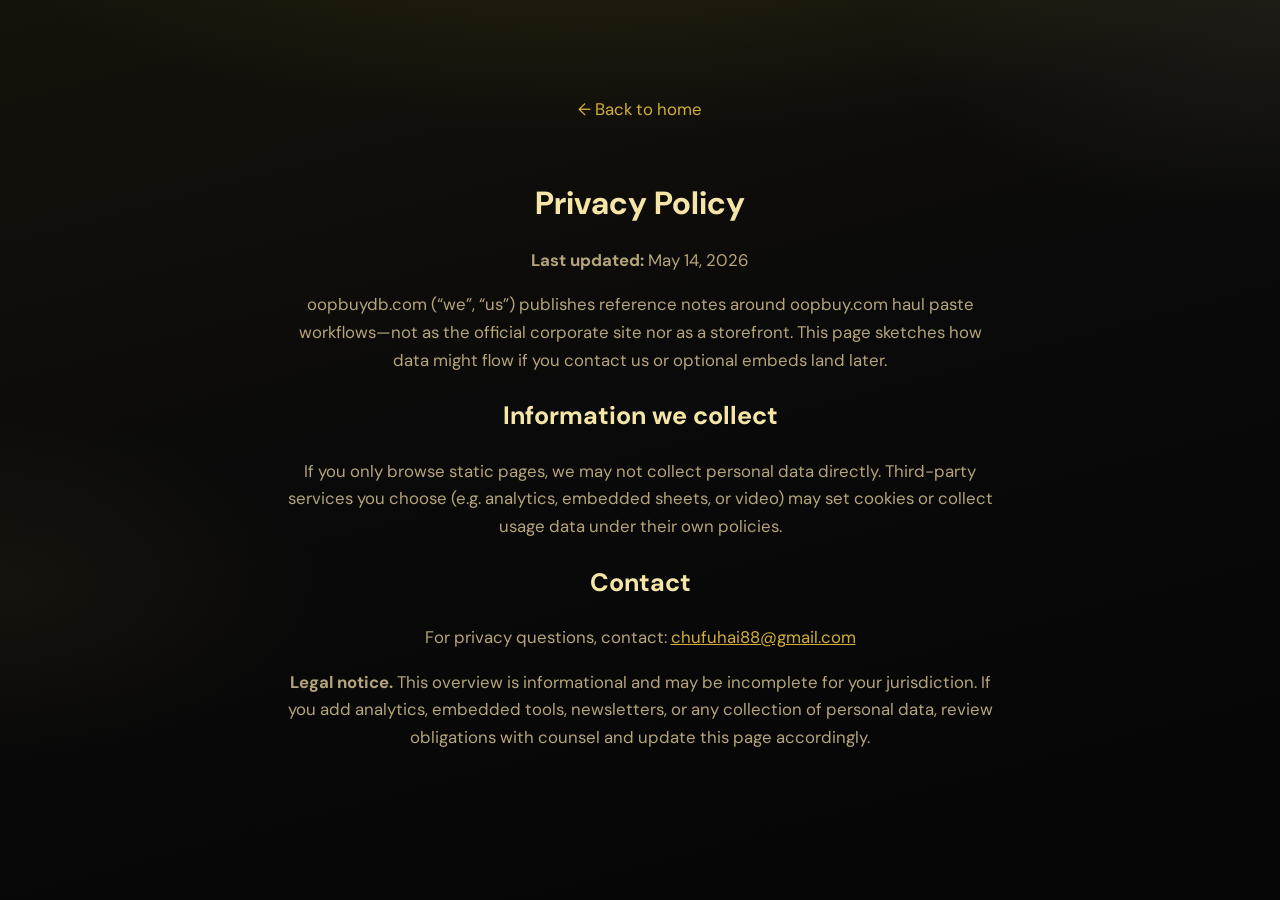
<file: privacy.html>
<!DOCTYPE html>
<html lang="en">
<head>
  <meta charset="UTF-8">
  <meta name="viewport" content="width=device-width, initial-scale=1">
  <title>Oopbuy - Your Trusted China Online Shopping Solution Agent</title>
  <meta name="description" content="Privacy outline for oopbuydb.com—a static companion to oopbuy.com paste workflows. Update if analytics or embeds arrive.">
  <link rel="canonical" href="https://oopbuydb.com/privacy.html">
  <meta name="robots" content="index,follow">
  <meta property="og:type" content="website">
  <meta property="og:url" content="https://oopbuydb.com/privacy.html">
  <meta property="og:title" content="OOPBuy Privacy Policy | oopbuydb.com">
  <meta property="og:description" content="We mostly serve static prose; third-party widgets may still drop cookies someday.">
  <meta property="og:locale" content="en_US">
  <meta property="og:image" content="https://oopbuydb.com/assets/img/logo-hub-wordmark.svg">
  <meta property="og:image:alt" content="oopbuydb.com">
  <meta name="twitter:card" content="summary">
  <meta name="twitter:title" content="OOPBuy Privacy Policy | oopbuydb.com">
  <meta name="twitter:image" content="https://oopbuydb.com/assets/img/logo-hub-wordmark.svg">
  <script type="application/ld+json">
  {"@context":"https://schema.org","@type":"BreadcrumbList","itemListElement":[
    {"@type":"ListItem","position":1,"name":"Home","item":"https://oopbuydb.com/"},
    {"@type":"ListItem","position":2,"name":"Privacy Policy","item":"https://oopbuydb.com/privacy.html"}
  ]}
  </script>
  <link rel="icon" type="image/png" href="/favicon.png?v=oopbuy2">
  <link rel="shortcut icon" href="/favicon.png?v=oopbuy2" type="image/png">
  <link rel="apple-touch-icon" href="/favicon.png?v=oopbuy2">
  <link rel="preconnect" href="https://fonts.googleapis.com">
  <link rel="preconnect" href="https://fonts.gstatic.com" crossorigin>
  <link href="https://fonts.googleapis.com/css2?family=DM+Sans:wght@400;600;700&display=swap" rel="stylesheet">
  <link rel="stylesheet" href="assets/css/style.css">
  <style>
    .legal { padding: 6rem 0 4rem; max-width: 720px; margin: 0 auto; width: 92vw; }
    .legal h1 { font-size: 2rem; margin-bottom: 1rem; }
    .legal p, .legal li { color: var(--muted); }
    .legal a { color: var(--accent); }
    .back { display: inline-block; margin-bottom: 2rem; color: var(--accent); text-decoration: none; }
  </style>
</head>
<body>
  <main class="legal">
    <a class="back" href="/">← Back to home</a>
    <h1>Privacy Policy</h1>
    <p><strong>Last updated:</strong> May 14, 2026</p>
    <p>oopbuydb.com (“we”, “us”) publishes reference notes around oopbuy.com haul paste workflows—not as the official corporate site nor as a storefront. This page sketches how data might flow if you contact us or optional embeds land later.</p>
    <h2>Information we collect</h2>
    <p>If you only browse static pages, we may not collect personal data directly. Third-party services you choose (e.g. analytics, embedded sheets, or video) may set cookies or collect usage data under their own policies.</p>
    <h2>Contact</h2>
    <p>For privacy questions, contact: <a href="mailto:chufuhai88@gmail.com">chufuhai88@gmail.com</a></p>
    <p><strong>Legal notice.</strong> This overview is informational and may be incomplete for your jurisdiction. If you add analytics, embedded tools, newsletters, or any collection of personal data, review obligations with counsel and update this page accordingly.</p>
  </main>
</body>
</html>
</file>
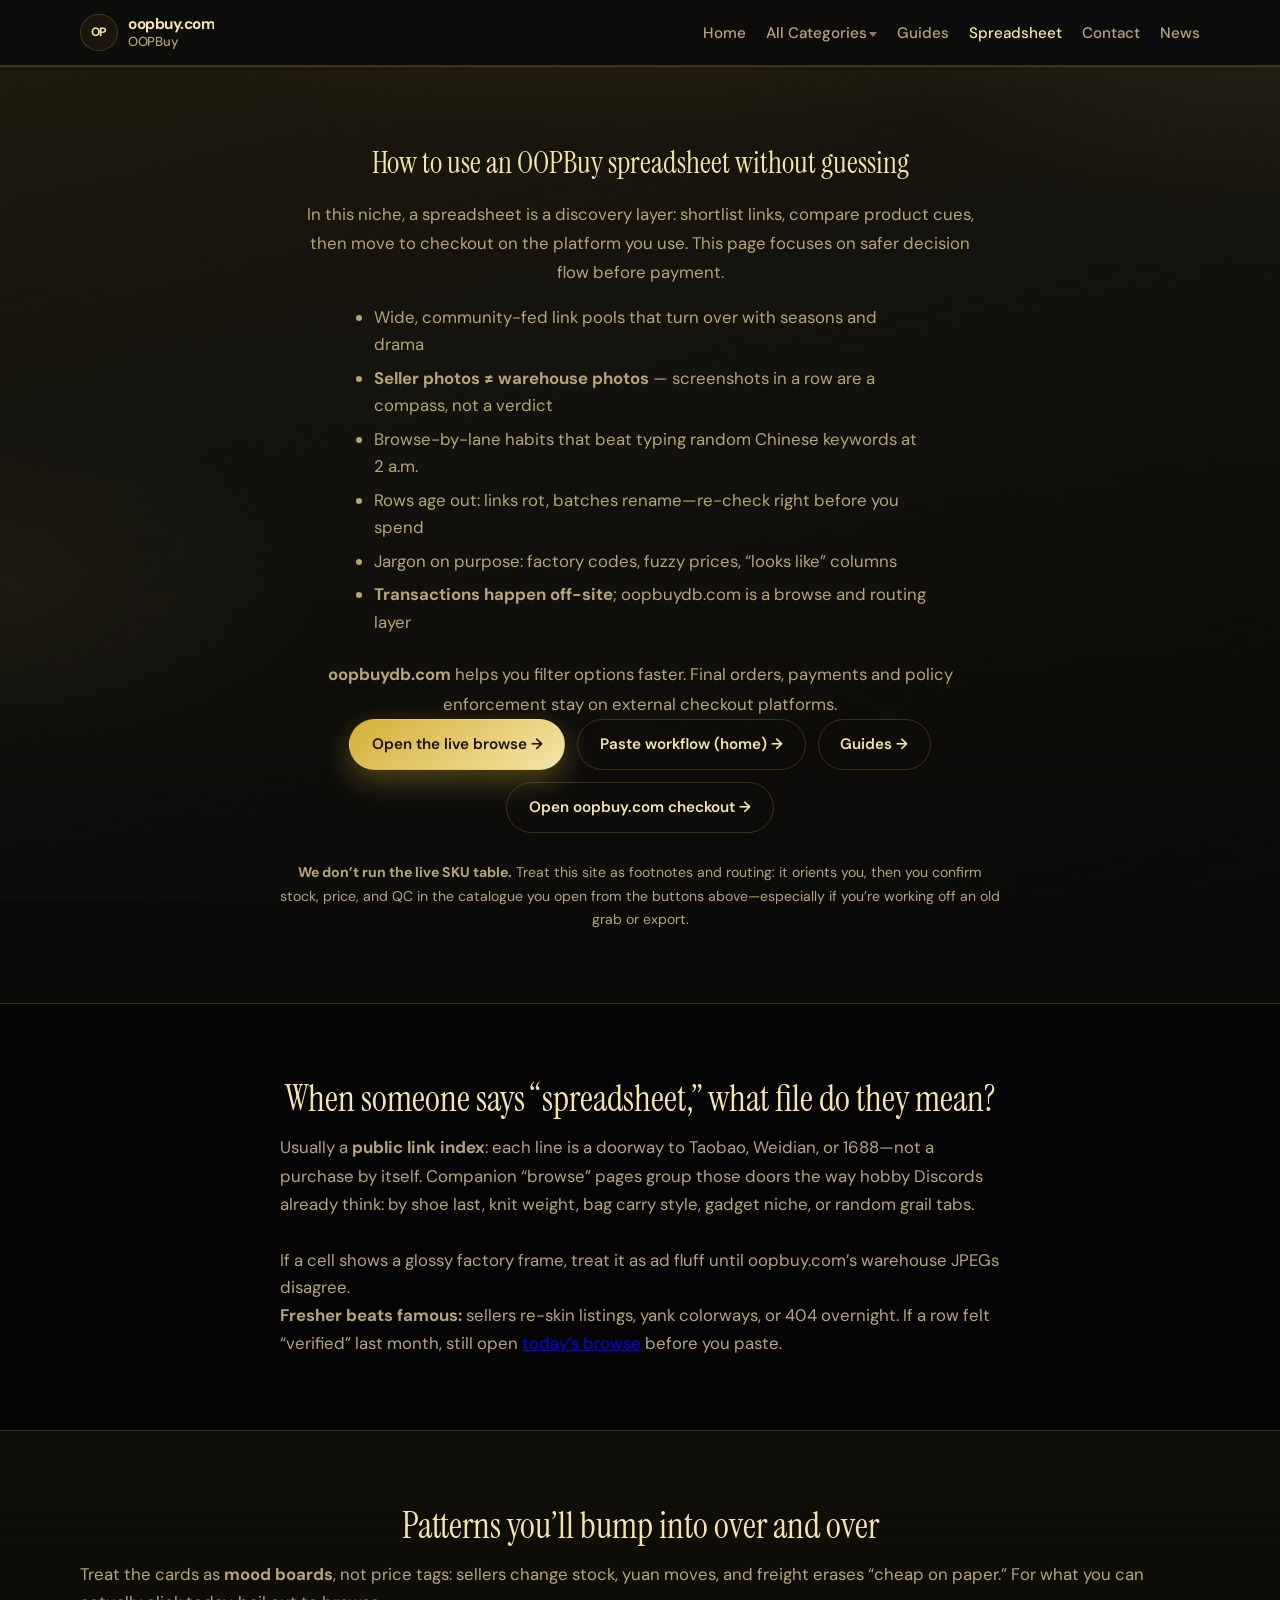
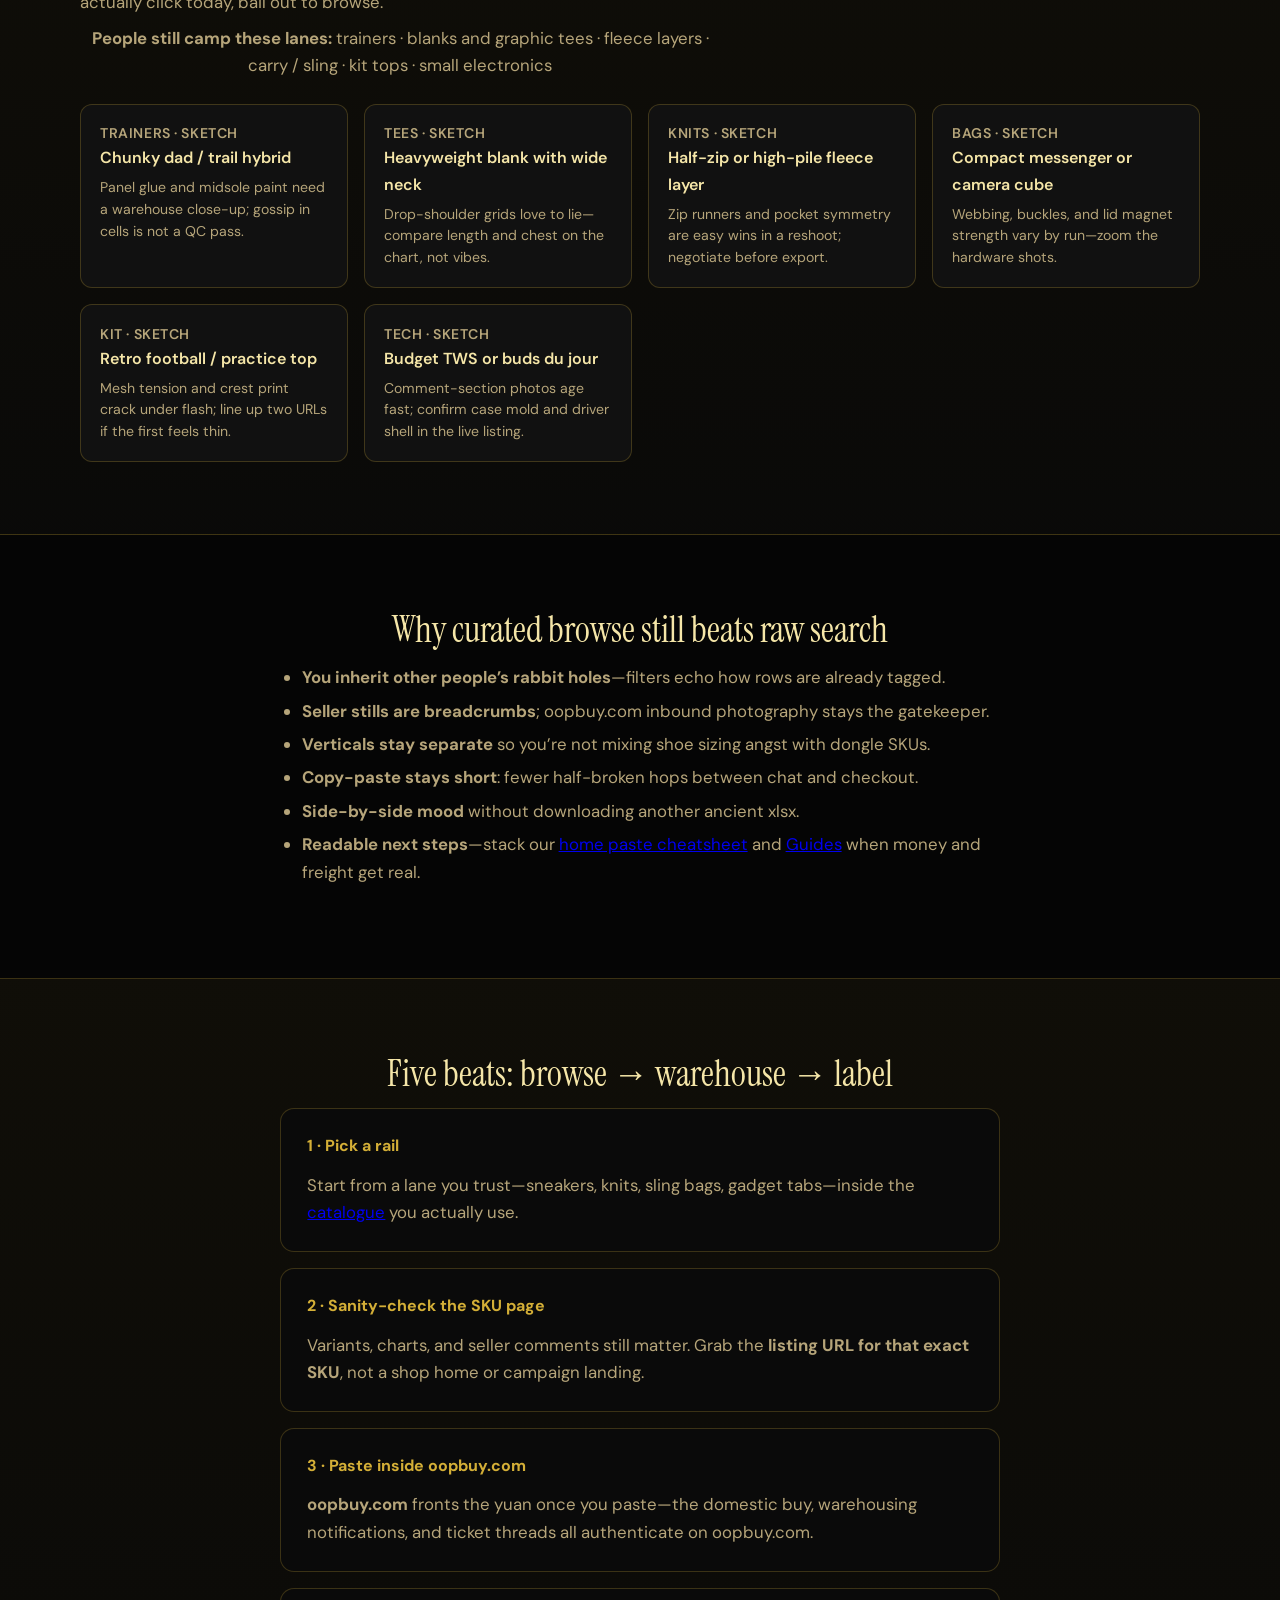
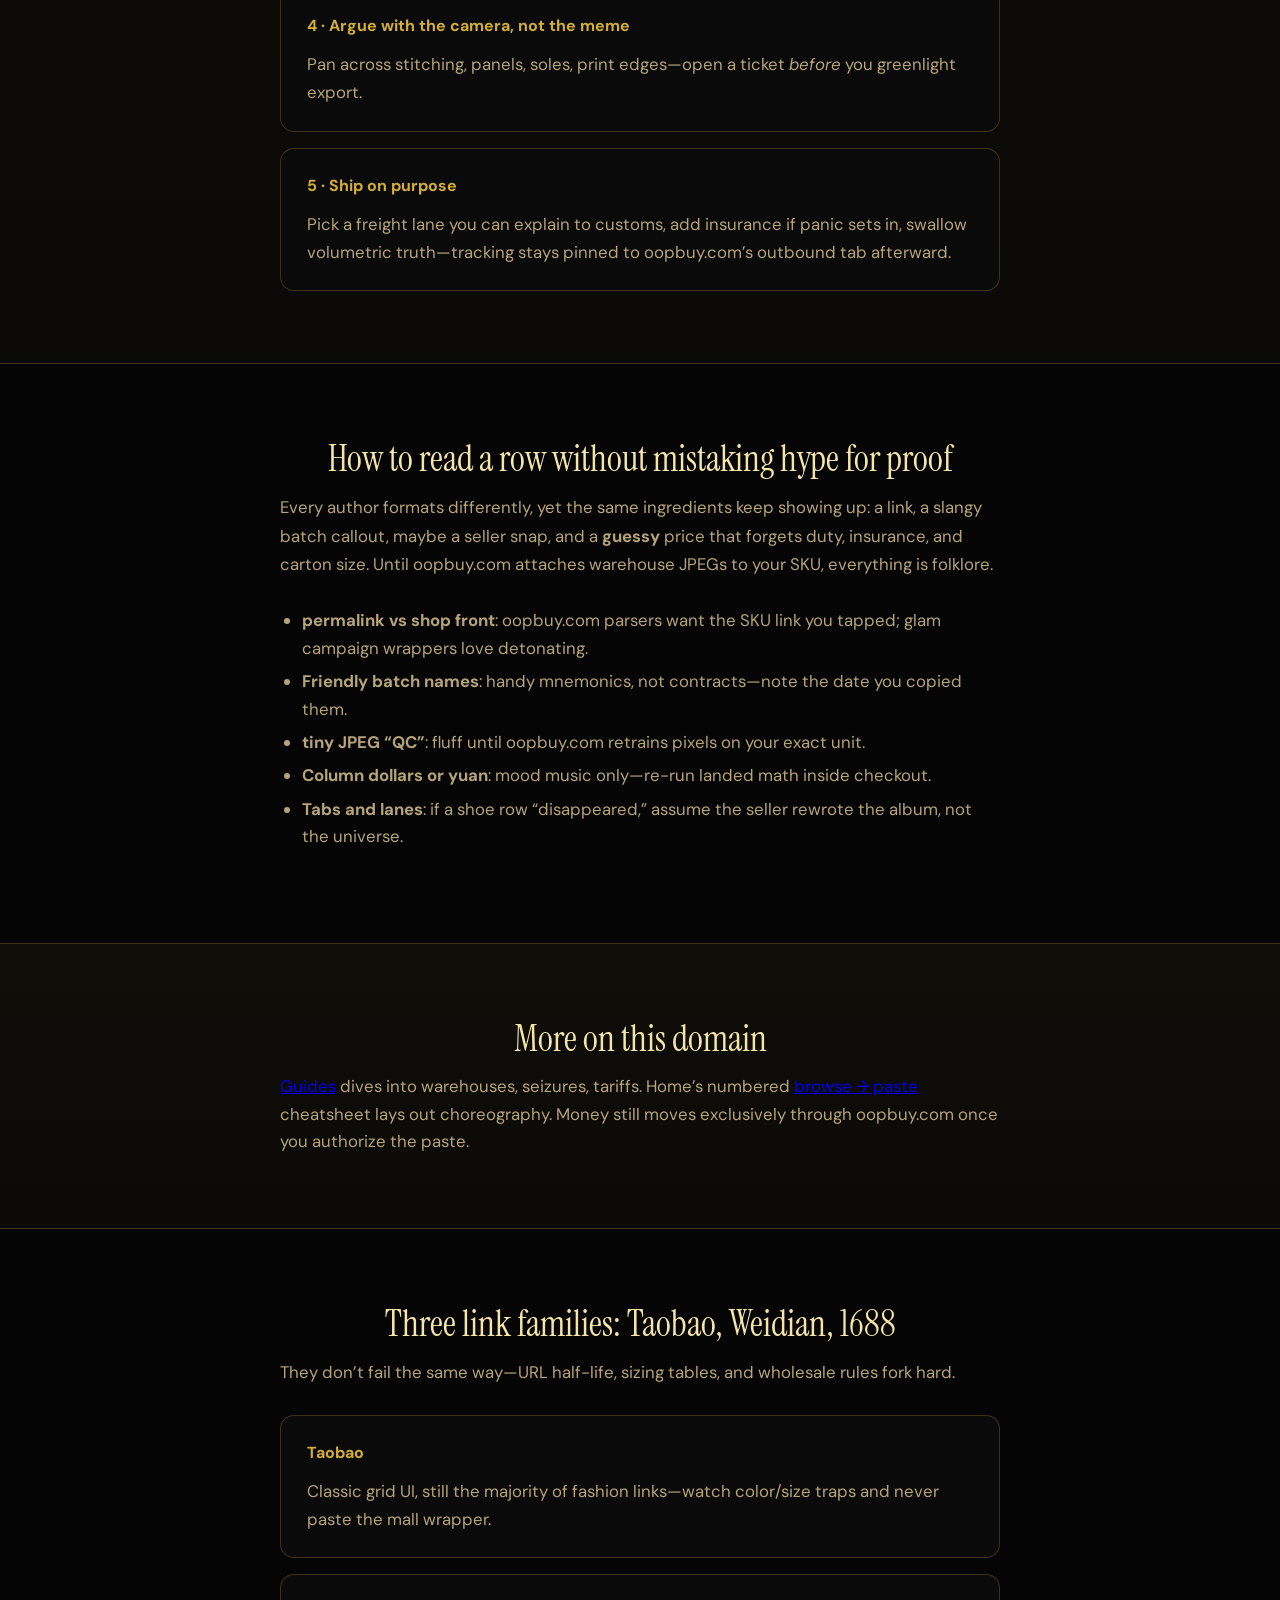
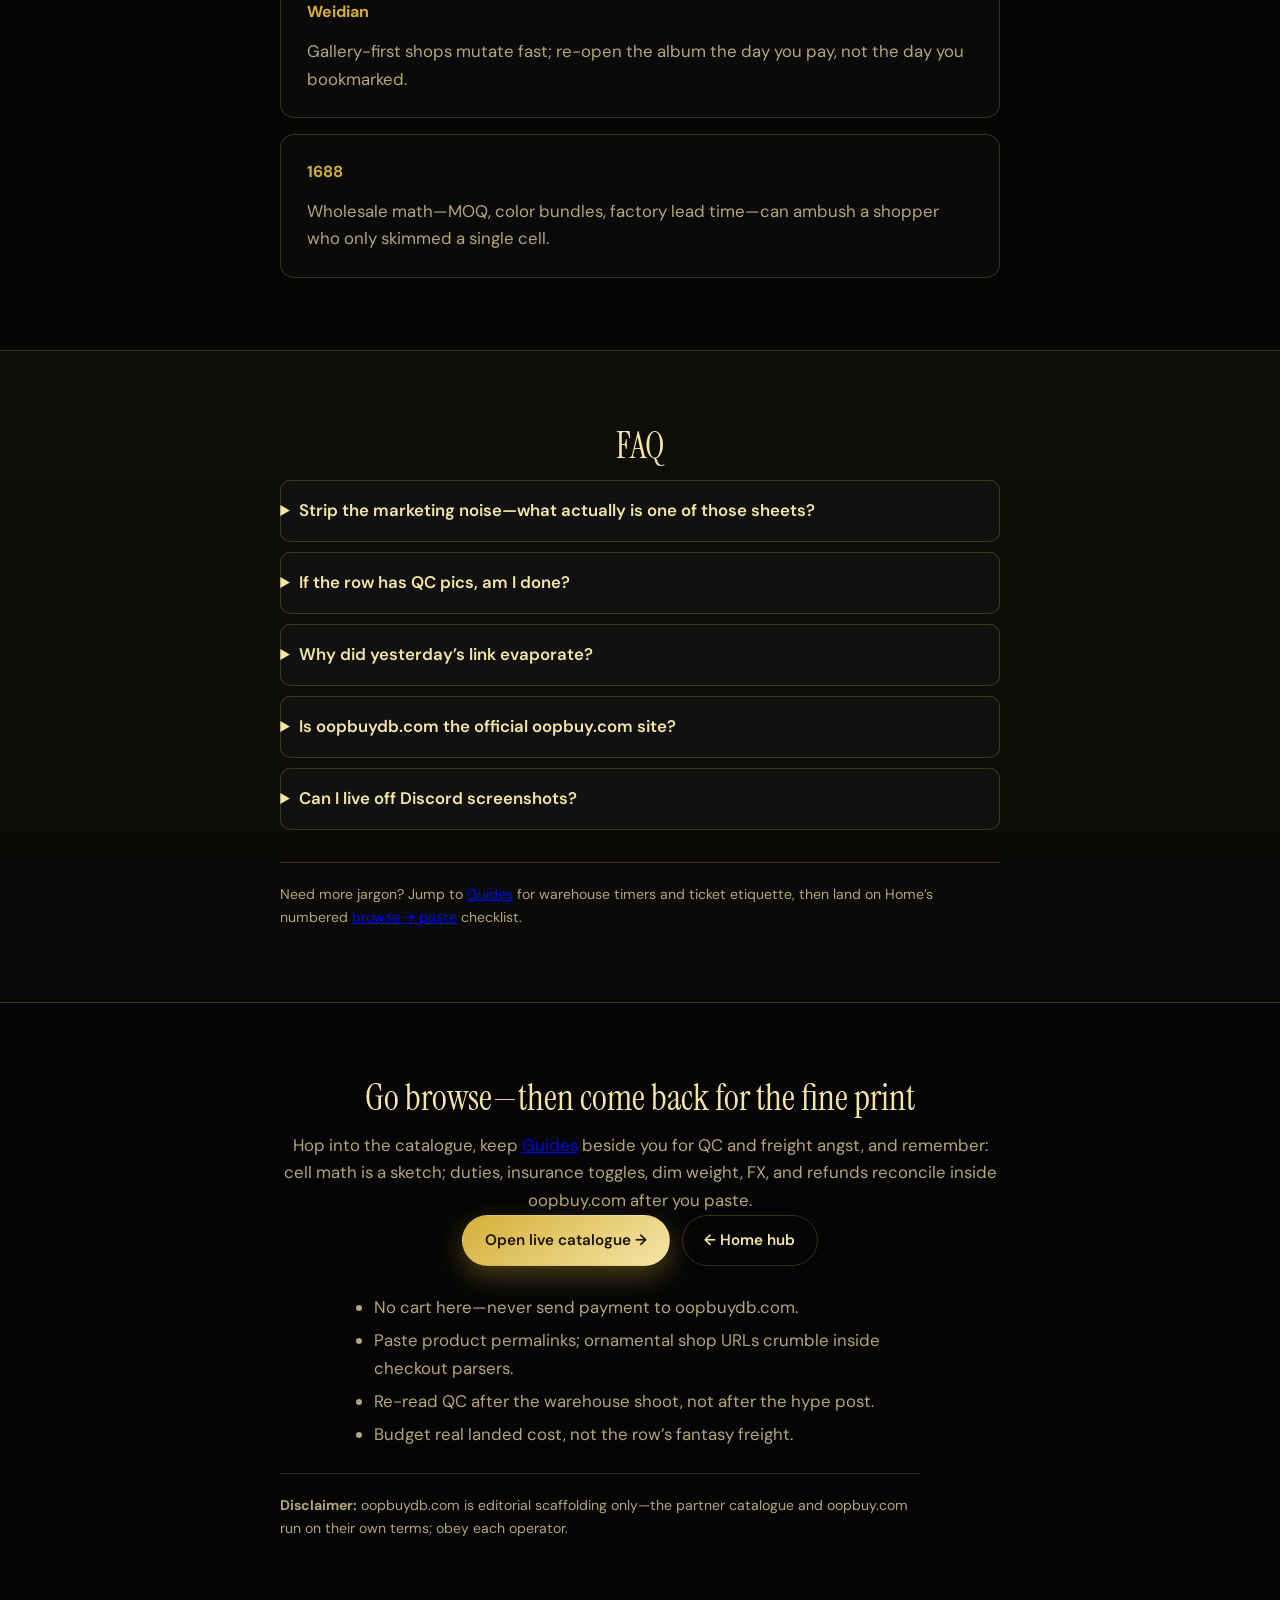
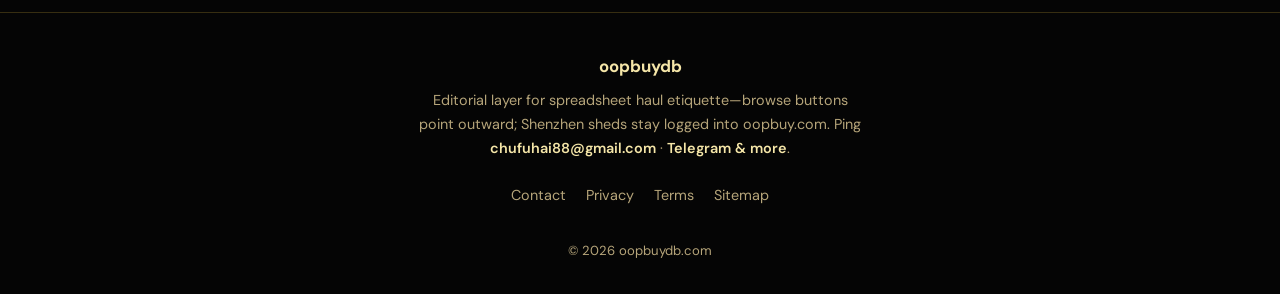
<file: spreadsheet.html>
<!DOCTYPE html>
<html lang="en">
<head>
  <meta charset="UTF-8">
  <meta name="viewport" content="width=device-width, initial-scale=1">
  <title>Oopbuy - Your Trusted China Online Shopping Solution Agent</title>
  <meta name="description" content="Understand how OOPBuy-style spreadsheets work: category lanes, link validation, QC comparison logic, and safer pre-checkout workflow.">
  <link rel="canonical" href="https://oopbuydb.com/spreadsheet.html">
  <meta name="robots" content="index,follow,max-image-preview:large">
  <meta property="og:type" content="website">
  <meta property="og:url" content="https://oopbuydb.com/spreadsheet.html">
  <meta property="og:title" content="OOPBuy Spreadsheet Guide | oopbuydb.com">
  <meta property="og:description" content="How spreadsheet browsing works before checkout: categories, QC signals, and link hygiene.">
  <meta property="og:locale" content="en_US">
  <meta property="og:image" content="https://oopbuydb.com/assets/img/logo-hub-wordmark.svg">
  <meta property="og:image:alt" content="OOPBuy spreadsheet guide">
  <meta name="twitter:card" content="summary_large_image">
  <meta name="twitter:title" content="OOPBuy Spreadsheet Guide | oopbuydb.com">
  <meta name="twitter:description" content="A practical guide for using spreadsheet links safely before placing real orders.">
  <meta name="twitter:image" content="https://oopbuydb.com/assets/img/logo-hub-wordmark.svg">
  <script type="application/ld+json">
  {"@context":"https://schema.org","@type":"BreadcrumbList","itemListElement":[
    {"@type":"ListItem","position":1,"name":"Home","item":"https://oopbuydb.com/"},
    {"@type":"ListItem","position":2,"name":"Spreadsheet","item":"https://oopbuydb.com/spreadsheet.html"}
  ]}
  </script>
  <link rel="preconnect" href="https://fonts.googleapis.com">
  <link rel="preconnect" href="https://fonts.gstatic.com" crossorigin>
  <link href="https://fonts.googleapis.com/css2?family=DM+Sans:ital,opsz,wght@0,9..40,400;0,9..40,500;0,9..40,600;0,9..40,700;1,9..40,400&family=Instrument+Serif:ital@0;1&display=swap" rel="stylesheet">
  <link rel="icon" type="image/png" href="/favicon.png?v=oopbuy2">
  <link rel="shortcut icon" href="/favicon.png?v=oopbuy2" type="image/png">
  <link rel="apple-touch-icon" href="/favicon.png?v=oopbuy2">
  <link rel="stylesheet" href="assets/css/style.css">
</head>
<body class="page-spreadsheet">
  <a class="skip-link" href="#main">Skip to content</a>
  <header class="site-header">
    <div class="wrap header-inner">
      <div class="logo logo--stacked" aria-label="oopbuy.com · OOPBuy">
        <span class="logo-crest" aria-hidden="true">OP</span>
        <span class="logo-stack">
          <span class="logo-domain">oopbuy.com</span>
          <span class="logo-tagline">OOPBuy</span>
        </span>
      </div>
      <button type="button" class="nav-toggle" aria-expanded="false" aria-controls="site-nav" id="nav-toggle">
        <span class="nav-toggle-bar"></span>
        <span class="visually-hidden">Menu</span>
      </button>
      <nav class="site-nav" id="site-nav" aria-label="Primary">
        <ul class="nav-primary">
          <li><a href="/">Home</a></li>
          <li class="nav-item-has-sub">
            <a href="https://streetstyle.maisonlooks.com/" class="nav-parent" target="_blank" rel="noopener noreferrer">All Categories <span class="nav-chevron" aria-hidden="true"></span></a>
            <ul class="nav-sub" aria-label="Product categories">
              <li><a href="https://streetstyle.maisonlooks.com/en/c/shoes" target="_blank" rel="noopener noreferrer">Shoes</a></li>
              <li><a href="https://streetstyle.maisonlooks.com/en/c/t-shirts" target="_blank" rel="noopener noreferrer">T-Shirts</a></li>
              <li><a href="https://streetstyle.maisonlooks.com/en/search?q=sweatshirt" target="_blank" rel="noopener noreferrer">Hoodies/Sweaters</a></li>
              <li><a href="https://streetstyle.maisonlooks.com/en/c/outerwear" target="_blank" rel="noopener noreferrer">Jackets</a></li>
              <li><a href="https://streetstyle.maisonlooks.com/en/c/bottoms" target="_blank" rel="noopener noreferrer">Pants/Shorts</a></li>
              <li><a href="https://streetstyle.maisonlooks.com/en/c/bags-backpacks" target="_blank" rel="noopener noreferrer">Bags</a></li>
              <li><a href="https://streetstyle.maisonlooks.com/en/search?q=jersey" target="_blank" rel="noopener noreferrer">Jersey</a></li>
              <li><a href="https://streetstyle.maisonlooks.com/en/search?q=cap" target="_blank" rel="noopener noreferrer">Headwear</a></li>
              <li><a href="https://streetstyle.maisonlooks.com/en/c/accessories" target="_blank" rel="noopener noreferrer">Accessories</a></li>
              <li><a href="https://streetstyle.maisonlooks.com/en/c/electronics" target="_blank" rel="noopener noreferrer">Electronics</a></li>
              <li><a href="https://streetstyle.maisonlooks.com/en/c/perfume" target="_blank" rel="noopener noreferrer">Perfume</a></li>
              <li><a href="https://streetstyle.maisonlooks.com/" target="_blank" rel="noopener noreferrer">Other Stuff</a></li>
            </ul>
          </li>
          <li><a href="/guides.html">Guides</a></li>
          <li><a href="/spreadsheet.html" aria-current="page">Spreadsheet</a></li>
          <li><a href="/contact.html">Contact</a></li>
          <li><a href="/news.html">News</a></li>
        </ul>
      </nav>
    </div>
  </header>

  <main id="main">
    <section class="section section-alt nav-guides spreadsheet-quick" aria-labelledby="spreadsheet-h1">
      <div class="wrap narrow">
        <h1 id="spreadsheet-h1">How to use an OOPBuy spreadsheet without guessing</h1>
        <p class="spreadsheet-intro">In this niche, a spreadsheet is a discovery layer: shortlist links, compare product cues, then move to checkout on the platform you use. This page focuses on safer decision flow before payment.</p>
        <ul class="spreadsheet-pull-list">
          <li>Wide, community-fed link pools that turn over with seasons and drama</li>
          <li><strong>Seller photos ≠ warehouse photos</strong> — screenshots in a row are a compass, not a verdict</li>
          <li>Browse-by-lane habits that beat typing random Chinese keywords at 2 a.m.</li>
          <li>Rows age out: links rot, batches rename—re-check right before you spend</li>
          <li>Jargon on purpose: factory codes, fuzzy prices, “looks like” columns</li>
          <li><strong>Transactions happen off-site</strong>; oopbuydb.com is a browse and routing layer</li>
        </ul>
        <p class="guides-intro"><strong>oopbuydb.com</strong> helps you filter options faster. Final orders, payments and policy enforcement stay on external checkout platforms.</p>
        <p class="section-cta">
          <a class="btn btn-primary" href="https://streetstyle.maisonlooks.com/" target="_blank" rel="noopener noreferrer">Open the live browse →</a>
          <a class="btn btn-ghost" href="/#how-to-use">Paste workflow (home) →</a>
          <a class="btn btn-ghost" href="/guides.html">Guides →</a>
          <a class="btn btn-ghost" href="https://oopbuy.com/" target="_blank" rel="noopener noreferrer">Open oopbuy.com checkout →</a>
        </p>
        <p class="spreadsheet-footnote spreadsheet-footnote--inline"><strong>We don’t run the live SKU table.</strong> Treat this site as footnotes and routing: it orients you, then you confirm stock, price, and QC in the catalogue you open from the buttons above—especially if you’re working off an old grab or export.</p>
      </div>
    </section>

    <section class="section spreadsheet-reading" aria-labelledby="what-is">
      <div class="wrap narrow">
        <h2 id="what-is" class="guides-section-title">When someone says “spreadsheet,” what file do they mean?</h2>
        <p class="guides-reading-lead">Usually a <strong>public link index</strong>: each line is a doorway to Taobao, Weidian, or 1688—not a purchase by itself. Companion “browse” pages group those doors the way hobby Discords already think: by shoe last, knit weight, bag carry style, gadget niche, or random grail tabs.</p>
        <p class="muted-p">If a cell shows a glossy factory frame, treat it as ad fluff until oopbuy.com’s warehouse JPEGs disagree.</p>
        <p class="muted-p"><strong>Fresher beats famous:</strong> sellers re-skin listings, yank colorways, or 404 overnight. If a row felt “verified” last month, still open <a href="https://streetstyle.maisonlooks.com/" target="_blank" rel="noopener noreferrer">today’s browse</a> before you paste.</p>
      </div>
    </section>

    <section class="section section-alt spreadsheet-reading" aria-labelledby="archetypes">
      <div class="wrap">
        <h2 id="archetypes" class="guides-section-title">Patterns you’ll bump into over and over</h2>
        <p class="guides-reading-lead spreadsheet-archetypes-lead">Treat the cards as <strong>mood boards</strong>, not price tags: sellers change stock, yuan moves, and freight erases “cheap on paper.” For what you can actually click today, bail out to browse.</p>
        <p class="muted-p spreadsheet-hot-filters"><strong>People still camp these lanes:</strong> trainers · blanks and graphic tees · fleece layers · carry / sling · kit tops · small electronics</p>

        <div class="spreadsheet-archetype-grid">
          <article class="archetype-card">
            <p class="archetype-meta">Trainers · Sketch</p>
            <h3>Chunky dad / trail hybrid</h3>
            <p>Panel glue and midsole paint need a warehouse close-up; gossip in cells is not a QC pass.</p>
          </article>
          <article class="archetype-card">
            <p class="archetype-meta">Tees · Sketch</p>
            <h3>Heavyweight blank with wide neck</h3>
            <p>Drop-shoulder grids love to lie—compare length and chest on the chart, not vibes.</p>
          </article>
          <article class="archetype-card">
            <p class="archetype-meta">Knits · Sketch</p>
            <h3>Half-zip or high-pile fleece layer</h3>
            <p>Zip runners and pocket symmetry are easy wins in a reshoot; negotiate before export.</p>
          </article>
          <article class="archetype-card">
            <p class="archetype-meta">Bags · Sketch</p>
            <h3>Compact messenger or camera cube</h3>
            <p>Webbing, buckles, and lid magnet strength vary by run—zoom the hardware shots.</p>
          </article>
          <article class="archetype-card">
            <p class="archetype-meta">Kit · Sketch</p>
            <h3>Retro football / practice top</h3>
            <p>Mesh tension and crest print crack under flash; line up two URLs if the first feels thin.</p>
          </article>
          <article class="archetype-card">
            <p class="archetype-meta">Tech · Sketch</p>
            <h3>Budget TWS or buds du jour</h3>
            <p>Comment-section photos age fast; confirm case mold and driver shell in the live listing.</p>
          </article>
        </div>
      </div>
    </section>

    <section class="section spreadsheet-reading" aria-labelledby="why-wins">
      <div class="wrap narrow">
        <h2 id="why-wins" class="guides-section-title">Why curated browse still beats raw search</h2>
        <ul class="content-list">
          <li><strong>You inherit other people’s rabbit holes</strong>—filters echo how rows are already tagged.</li>
          <li><strong>Seller stills are breadcrumbs</strong>; oopbuy.com inbound photography stays the gatekeeper.</li>
          <li><strong>Verticals stay separate</strong> so you’re not mixing shoe sizing angst with dongle SKUs.</li>
          <li><strong>Copy-paste stays short</strong>: fewer half-broken hops between chat and checkout.</li>
          <li><strong>Side-by-side mood</strong> without downloading another ancient xlsx.</li>
          <li><strong>Readable next steps</strong>—stack our <a href="/#how-to-use">home paste cheatsheet</a> and <a href="/guides.html">Guides</a> when money and freight get real.</li>
        </ul>
      </div>
    </section>

    <section class="section section-alt spreadsheet-reading" aria-labelledby="workflow">
      <div class="wrap narrow">
        <h2 id="workflow" class="guides-section-title">Five beats: browse → warehouse → label</h2>

        <article class="step-card guide-topic">
          <h3 class="guide-topic-title">1 · Pick a rail</h3>
          <p class="muted-p">Start from a lane you trust—sneakers, knits, sling bags, gadget tabs—inside the <a href="https://streetstyle.maisonlooks.com/" target="_blank" rel="noopener noreferrer">catalogue</a> you actually use.</p>
        </article>
        <article class="step-card guide-topic">
          <h3 class="guide-topic-title">2 · Sanity-check the SKU page</h3>
          <p class="muted-p">Variants, charts, and seller comments still matter. Grab the <strong>listing URL for that exact SKU</strong>, not a shop home or campaign landing.</p>
        </article>
        <article class="step-card guide-topic">
          <h3 class="guide-topic-title">3 · Paste inside oopbuy.com</h3>
          <p class="muted-p"><strong>oopbuy.com</strong> fronts the yuan once you paste—the domestic buy, warehousing notifications, and ticket threads all authenticate on oopbuy.com.</p>
        </article>
        <article class="step-card guide-topic">
          <h3 class="guide-topic-title">4 · Argue with the camera, not the meme</h3>
          <p class="muted-p">Pan across stitching, panels, soles, print edges—open a ticket <em>before</em> you greenlight export.</p>
        </article>
        <article class="step-card guide-topic">
          <h3 class="guide-topic-title">5 · Ship on purpose</h3>
          <p class="muted-p">Pick a freight lane you can explain to customs, add insurance if panic sets in, swallow volumetric truth—tracking stays pinned to oopbuy.com’s outbound tab afterward.</p>
        </article>
      </div>
    </section>

    <section class="section spreadsheet-reading" aria-labelledby="reading-rows">
      <div class="wrap narrow">
        <h2 id="reading-rows" class="guides-section-title">How to read a row without mistaking hype for proof</h2>
        <p class="guides-reading-lead">Every author formats differently, yet the same ingredients keep showing up: a link, a slangy batch callout, maybe a seller snap, and a <strong>guessy</strong> price that forgets duty, insurance, and carton size. Until oopbuy.com attaches warehouse JPEGs to your SKU, everything is folklore.</p>
        <ul class="content-list">
          <li><strong>permalink vs shop front</strong>: oopbuy.com parsers want the SKU link you tapped; glam campaign wrappers love detonating.</li>
          <li><strong>Friendly batch names</strong>: handy mnemonics, not contracts—note the date you copied them.</li>
          <li><strong>tiny JPEG “QC”</strong>: fluff until oopbuy.com retrains pixels on your exact unit.</li>
          <li><strong>Column dollars or yuan</strong>: mood music only—re-run landed math inside checkout.</li>
          <li><strong>Tabs and lanes</strong>: if a shoe row “disappeared,” assume the seller rewrote the album, not the universe.</li>
        </ul>
      </div>
    </section>

    <section class="section section-alt spreadsheet-reading" aria-labelledby="companions">
      <div class="wrap narrow">
        <h2 id="companions" class="guides-section-title">More on this domain</h2>
        <p class="muted-p"><a href="/guides.html">Guides</a> dives into warehouses, seizures, tariffs. Home’s numbered <a href="/#how-to-use">browse → paste</a> cheatsheet lays out choreography. Money still moves exclusively through oopbuy.com once you authorize the paste.</p>
      </div>
    </section>

    <section class="section spreadsheet-reading" aria-labelledby="marketplaces">
      <div class="wrap narrow">
        <h2 id="marketplaces" class="guides-section-title">Three link families: Taobao, Weidian, 1688</h2>
        <p class="guides-reading-lead">They don’t fail the same way—URL half-life, sizing tables, and wholesale rules fork hard.</p>
        <article class="step-card guide-topic">
          <h3 class="guide-topic-title">Taobao</h3>
          <p class="muted-p">Classic grid UI, still the majority of fashion links—watch color/size traps and never paste the mall wrapper.</p>
        </article>
        <article class="step-card guide-topic">
          <h3 class="guide-topic-title">Weidian</h3>
          <p class="muted-p">Gallery-first shops mutate fast; re-open the album the day you pay, not the day you bookmarked.</p>
        </article>
        <article class="step-card guide-topic">
          <h3 class="guide-topic-title">1688</h3>
          <p class="muted-p">Wholesale math—MOQ, color bundles, factory lead time—can ambush a shopper who only skimmed a single cell.</p>
        </article>
      </div>
    </section>

    <section class="section section-alt spreadsheet-reading" aria-labelledby="faq-ss">
      <div class="wrap narrow">
        <h2 id="faq-ss" class="guides-section-title">FAQ</h2>
        <div class="spreadsheet-faq">
          <details>
            <summary>Strip the marketing noise—what actually is one of those sheets?</summary>
            <p>A crowd-routed list of Chinese marketplace URLs you paste into <strong>oopbuy.com</strong>. We narrate; the browse UI shows what’s live today; wallets and settlement stay on oopbuy.com.</p>
          </details>
          <details>
            <summary>If the row has QC pics, am I done?</summary>
            <p>Not until <strong>oopbuy.com</strong>’s warehouse set matches what you expect. Seller JPEGs are previews, not rulings.</p>
          </details>
          <details>
            <summary>Why did yesterday’s link evaporate?</summary>
            <p>Shops constantly retitle, merge, or sunset SKUs. Reload through browse instead of assuming someone “deleted your grail on purpose.”</p>
          </details>
          <details>
            <summary>Is oopbuydb.com the official oopbuy.com site?</summary>
            <p>No—oopbuydb.com is an independent companion site. We explain jargon and routing; wallets, warehouses, QC, and parcel rules belong to oopbuy.com once you paste at <a href="https://oopbuy.com/" target="_blank" rel="noopener noreferrer">oopbuy.com</a>.</p>
          </details>
          <details>
            <summary>Can I live off Discord screenshots?</summary>
            <p>They’re the fastest-aging artifact in the loop. Pair them with the <a href="/#how-to-use">home checklist</a> and <a href="/guides.html">Guides</a> when something expensive is in the box.</p>
          </details>
        </div>

        <p class="spreadsheet-footnote">Need more jargon? Jump to <a href="/guides.html">Guides</a> for warehouse timers and ticket etiquette, then land on Home’s numbered <a href="/#how-to-use">browse → paste</a> checklist.</p>
      </div>
    </section>

    <section class="section spreadsheet-outro spreadsheet-reading" aria-labelledby="ready-catalogue">
      <div class="wrap narrow">
        <h2 id="ready-catalogue" class="guides-section-title">Go browse—then come back for the fine print</h2>
        <p class="muted-p">Hop into the catalogue, keep <a href="/guides.html">Guides</a> beside you for QC and freight angst, and remember: cell math is a sketch; duties, insurance toggles, dim weight, FX, and refunds reconcile inside oopbuy.com after you paste.</p>
        <p class="section-cta">
          <a class="btn btn-primary" href="https://streetstyle.maisonlooks.com/" target="_blank" rel="noopener noreferrer">Open live catalogue →</a>
          <a class="btn btn-ghost" href="/">← Home hub</a>
        </p>
        <ul class="spreadsheet-pull-list spreadsheet-outro-notes">
          <li>No cart here—never send payment to oopbuydb.com.</li>
          <li>Paste product permalinks; ornamental shop URLs crumble inside checkout parsers.</li>
          <li>Re-read QC after the warehouse shoot, not after the hype post.</li>
          <li>Budget real landed cost, not the row’s fantasy freight.</li>
        </ul>
        <p class="disclaimer spreadsheet-footnote spreadsheet-outro-disclaimer"><strong>Disclaimer:</strong> oopbuydb.com is editorial scaffolding only—the partner catalogue and oopbuy.com run on their own terms; obey each operator.</p>
      </div>
    </section>
  </main>

  <footer class="site-footer" id="contact">
    <div class="wrap footer-grid">
      <div>
        <p class="footer-brand">oopbuydb</p>
        <p class="footer-note">Editorial layer for spreadsheet haul etiquette—browse buttons point outward; Shenzhen sheds stay logged into oopbuy.com. Ping <a href="mailto:chufuhai88@gmail.com">chufuhai88@gmail.com</a> · <a href="/contact.html">Telegram &amp; more</a>.</p>
      </div>
      <div class="footer-links">
        <a href="/contact.html">Contact</a>
        <a href="/privacy.html">Privacy</a>
        <a href="/terms.html">Terms</a>
        <a href="https://oopbuydb.com/sitemap.xml">Sitemap</a>
      </div>
    </div>
    <p class="copyright">© <span id="year"></span> oopbuydb.com</p>
  </footer>

  <script src="assets/js/main.js" defer></script>
</body>
</html>
</file>
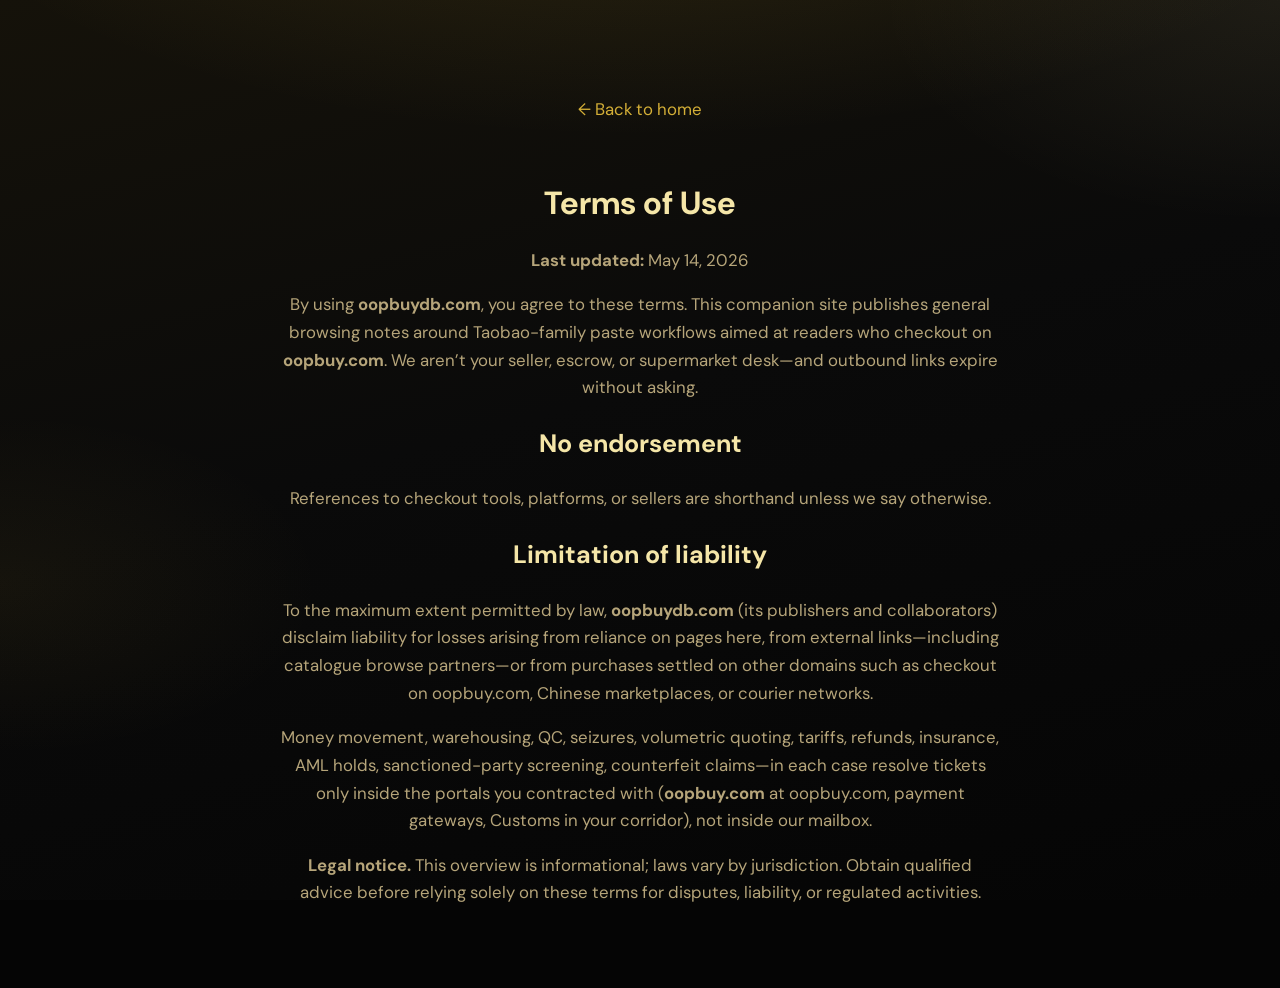
<file: terms.html>
<!DOCTYPE html>
<html lang="en">
<head>
  <meta charset="UTF-8">
  <meta name="viewport" content="width=device-width, initial-scale=1">
  <title>Oopbuy - Your Trusted China Online Shopping Solution Agent</title>
  <meta name="description" content="Terms for oopbuydb.com—oopbuy.com spreadsheet companion notes, not checkout or warehousing.">
  <link rel="canonical" href="https://oopbuydb.com/terms.html">
  <meta name="robots" content="index,follow">
  <meta property="og:type" content="website">
  <meta property="og:url" content="https://oopbuydb.com/terms.html">
  <meta property="og:title" content="OOPBuy Terms of Use | oopbuydb.com">
  <meta property="og:description" content="Read before arguing with us—we don’t settle warehouse disputes anyway.">
  <meta property="og:locale" content="en_US">
  <meta property="og:image" content="https://oopbuydb.com/assets/img/logo-hub-wordmark.svg">
  <meta property="og:image:alt" content="oopbuydb.com">
  <meta name="twitter:card" content="summary">
  <meta name="twitter:title" content="OOPBuy Terms of Use | oopbuydb.com">
  <meta name="twitter:image" content="https://oopbuydb.com/assets/img/logo-hub-wordmark.svg">
  <script type="application/ld+json">
  {"@context":"https://schema.org","@type":"BreadcrumbList","itemListElement":[
    {"@type":"ListItem","position":1,"name":"Home","item":"https://oopbuydb.com/"},
    {"@type":"ListItem","position":2,"name":"Terms of Use","item":"https://oopbuydb.com/terms.html"}
  ]}
  </script>
  <link rel="icon" type="image/png" href="/favicon.png?v=oopbuy2">
  <link rel="shortcut icon" href="/favicon.png?v=oopbuy2" type="image/png">
  <link rel="apple-touch-icon" href="/favicon.png?v=oopbuy2">
  <link rel="preconnect" href="https://fonts.googleapis.com">
  <link rel="preconnect" href="https://fonts.gstatic.com" crossorigin>
  <link href="https://fonts.googleapis.com/css2?family=DM+Sans:wght@400;600;700&display=swap" rel="stylesheet">
  <link rel="stylesheet" href="assets/css/style.css">
  <style>
    .legal { padding: 6rem 0 4rem; max-width: 720px; margin: 0 auto; width: 92vw; }
    .legal h1 { font-size: 2rem; margin-bottom: 1rem; }
    .legal p, .legal li { color: var(--muted); }
    .legal a { color: var(--accent); }
    .back { display: inline-block; margin-bottom: 2rem; color: var(--accent); text-decoration: none; }
  </style>
</head>
<body>
  <main class="legal">
    <a class="back" href="/">← Back to home</a>
    <h1>Terms of Use</h1>
    <p><strong>Last updated:</strong> May 14, 2026</p>
    <p>By using <strong>oopbuydb.com</strong>, you agree to these terms. This companion site publishes general browsing notes around Taobao-family paste workflows aimed at readers who checkout on <strong>oopbuy.com</strong>. We aren’t your seller, escrow, or supermarket desk—and outbound links expire without asking.</p>
    <h2>No endorsement</h2>
    <p>References to checkout tools, platforms, or sellers are shorthand unless we say otherwise.</p>
    <h2>Limitation of liability</h2>
    <p>To the maximum extent permitted by law, <strong>oopbuydb.com</strong> (its publishers and collaborators) disclaim liability for losses arising from reliance on pages here, from external links—including catalogue browse partners—or from purchases settled on other domains such as checkout on oopbuy.com, Chinese marketplaces, or courier networks.</p>
    <p>Money movement, warehousing, QC, seizures, volumetric quoting, tariffs, refunds, insurance, AML holds, sanctioned-party screening, counterfeit claims—in each case resolve tickets only inside the portals you contracted with (<strong>oopbuy.com</strong> at oopbuy.com, payment gateways, Customs in your corridor), not inside our mailbox.</p>
    <p><strong>Legal notice.</strong> This overview is informational; laws vary by jurisdiction. Obtain qualified advice before relying solely on these terms for disputes, liability, or regulated activities.</p>
  </main>
</body>
</html>
</file>
<file: assets/css/style.css>
/* oopbuy.com @ oopbuydb.com — black gold premium */
:root {
  --bg: #0a0a0a;
  --bg-deep: #050505;
  --bg-elevated: #111111;
  --border: rgba(212, 175, 55, 0.24);
  --text: #f5e6a8;
  --muted: #b6a57a;
  --accent: #d4af37;
  --accent-dim: rgba(212, 175, 55, 0.14);
  --warning: #f5e6a8;
  --font-sans: "DM Sans", system-ui, sans-serif;
  --font-serif: "Instrument Serif", Georgia, serif;
  --radius: 14px;
  --shadow: 0 18px 48px rgba(0, 0, 0, 0.45);
}

*,
*::before,
*::after {
  box-sizing: border-box;
}

html {
  scroll-behavior: smooth;
  scroll-padding-top: 5rem;
}

body {
  margin: 0;
  font-family: var(--font-sans);
  font-size: 1.05rem;
  line-height: 1.65;
  color: var(--text);
  background-color: var(--bg-deep);
  background-image:
    radial-gradient(ellipse 100% 62% at 50% -22%, rgba(212, 175, 55, 0.16), transparent 60%),
    radial-gradient(ellipse 58% 46% at 100% 0%, rgba(245, 230, 168, 0.07), transparent 54%),
    radial-gradient(ellipse 45% 34% at 0% 65%, rgba(212, 175, 55, 0.06), transparent 56%),
    linear-gradient(165deg, #15120a 0%, var(--bg) 45%, var(--bg-deep) 100%);
  background-attachment: fixed;
}

.visually-hidden {
  position: absolute;
  width: 1px;
  height: 1px;
  padding: 0;
  margin: -1px;
  overflow: hidden;
  clip: rect(0, 0, 0, 0);
  white-space: nowrap;
  border: 0;
}

.skip-link {
  position: absolute;
  left: -9999px;
  top: 0;
  z-index: 100;
  padding: 0.75rem 1rem;
  background: var(--accent);
  color: #ffffff;
  font-weight: 600;
}

.skip-link:focus {
  left: 1rem;
  top: 1rem;
}

.wrap {
  width: min(1120px, 92vw);
  margin-inline: auto;
}

.wrap.narrow {
  width: min(720px, 92vw);
}

/* Homepage copy — headings, paragraphs, and CTAs centered */
main {
  text-align: center;
}

main .content-list {
  display: inline-block;
  text-align: left;
  margin-inline: auto;
  vertical-align: top;
}

.page-guides main,
.page-spreadsheet main,
.page-news main,
.page-contact main {
  text-align: left;
}

.page-guides .guides-quick,
.page-spreadsheet .spreadsheet-quick,
.page-news .news-quick,
.page-contact .contact-quick {
  text-align: center;
}

.page-guides .guides-quick .guides-intro,
.page-spreadsheet .spreadsheet-quick .spreadsheet-intro,
.page-news .news-quick .news-lede,
.page-contact .contact-quick .contact-lede {
  text-align: center;
}

.page-guides main .content-list,
.page-spreadsheet main .content-list,
.page-news main .content-list,
.page-contact main .content-list {
  display: block;
  margin-inline: unset;
}

.page-guides .guides-outro,
.page-spreadsheet .spreadsheet-outro,
.page-news .news-outro,
.page-contact .contact-foot {
  text-align: center;
}

.guides-reading-lead {
  margin: 0 0 1.75rem;
  color: var(--muted);
  line-height: 1.7;
}

.guides-section-title {
  font-family: var(--font-serif);
  font-size: clamp(1.5rem, 2.5vw, 2rem);
  font-weight: 400;
  margin: 0 0 0.85rem;
  line-height: 1.25;
}

.guides-reading .guides-section-title,
.spreadsheet-reading .guides-section-title,
.news-reading .guides-section-title,
.contact-reading .guides-section-title {
  text-align: center;
}

.guide-topic-title {
  font-family: var(--font-sans);
  font-size: 1rem;
  font-weight: 700;
  margin: 0 0 0.75rem;
  color: var(--accent);
}



.guides-policy-note {
  margin: 2rem 0 0;
  padding-top: 1.25rem;
  border-top: 1px solid var(--border);
  font-size: 0.9rem;
  color: var(--muted);
  line-height: 1.65;
}

.page-guides .guides-quick .section-cta,
.page-spreadsheet .spreadsheet-quick .section-cta,
.page-news .news-quick .section-cta,
.page-contact .contact-quick .section-cta {
  display: flex;
  flex-wrap: wrap;
  gap: 0.75rem;
  justify-content: center;
  align-items: center;
}

.page-guides .guides-outro .section-cta,
.page-spreadsheet .spreadsheet-outro .section-cta,
.page-news .news-outro .section-cta,
.page-contact .contact-foot .section-cta {
  display: flex;
  flex-wrap: wrap;
  gap: 0.75rem;
  justify-content: center;
  align-items: center;
}

.spreadsheet-intro {
  margin: 0 auto 1rem;
  max-width: 42rem;
  color: var(--muted);
  line-height: 1.75;
}

.spreadsheet-pull-list {
  margin: 1rem auto 1.5rem;
  max-width: 36rem;
  text-align: left;
  padding-left: 1.35rem;
  color: var(--muted);
}

.spreadsheet-pull-list li + li {
  margin-top: 0.35rem;
}

.page-spreadsheet .spreadsheet-quick .spreadsheet-pull-list {
  margin-inline: auto;
}

.spreadsheet-archetype-grid {
  display: grid;
  grid-template-columns: repeat(auto-fill, minmax(240px, 1fr));
  gap: 1rem;
  margin: 1.5rem 0 0;
}

.archetype-card {
  background: var(--bg-elevated);
  border: 1px solid var(--border);
  border-radius: 12px;
  padding: 1.15rem 1.2rem;
  text-align: left;
  transition:
    border-color 0.18s ease,
    transform 0.18s ease;
}

.archetype-card:hover {
  border-color: rgba(212, 175, 55, 0.45);
  transform: translateY(-2px);
}

.archetype-card h3 {
  margin: 0 0 0.35rem;
  font-size: 1rem;
  font-weight: 600;
  color: var(--text);
}

.archetype-meta {
  font-size: 0.78rem;
  font-weight: 600;
  letter-spacing: 0.04em;
  text-transform: uppercase;
  color: var(--accent);
  margin: 0 0 0.5rem;
}

.archetype-card p {
  margin: 0;
  font-size: 0.88rem;
  color: var(--muted);
  line-height: 1.55;
}

.spreadsheet-faq details {
  margin: 0;
  padding: 1rem 1.15rem;
  border: 1px solid var(--border);
  border-radius: 10px;
  background: var(--bg-elevated);
  text-align: left;
}

.spreadsheet-faq details + details {
  margin-top: 0.65rem;
}

.spreadsheet-faq summary {
  cursor: pointer;
  font-weight: 600;
  color: var(--text);
  list-style-position: outside;
}

.spreadsheet-faq details[open] summary {
  margin-bottom: 0.5rem;
  color: var(--accent);
}

.spreadsheet-faq details p {
  margin: 0;
  font-size: 0.95rem;
  color: var(--muted);
  line-height: 1.6;
}

.spreadsheet-footnote {
  margin: 2rem 0 0;
  padding-top: 1.25rem;
  border-top: 1px solid var(--border);
  font-size: 0.88rem;
  color: var(--muted);
  line-height: 1.65;
}

.spreadsheet-footnote--inline {
  margin-top: 1.75rem;
  padding-top: 0;
  border-top: none;
}

.page-spreadsheet .spreadsheet-outro .spreadsheet-pull-list {
  display: inline-block;
  text-align: left;
}

.page-spreadsheet .spreadsheet-outro .spreadsheet-outro-notes {
  margin-top: 1.75rem;
}

.page-spreadsheet .spreadsheet-outro .spreadsheet-outro-disclaimer {
  border-top: 1px solid var(--border);
  padding-top: 1.25rem;
  margin-top: 1.5rem;
  max-width: 40rem;
  margin-inline: auto;
  text-align: left;
}

.spreadsheet-archetypes-lead {
  margin-bottom: 0.5rem;
}

.spreadsheet-hot-filters {
  text-align: center;
  margin: 0 auto 0.25rem;
  max-width: 40rem;
}

.news-lede {
  margin: 0 auto 1rem;
  max-width: 40rem;
  color: var(--muted);
  line-height: 1.75;
}

.news-bulletin .news-kicker {
  margin: 0 0 0.4rem;
  font-size: 0.72rem;
  font-weight: 600;
  letter-spacing: 0.08em;
  text-transform: uppercase;
  color: var(--accent);
}

.news-bulletin h3 {
  margin: 0 0 0.6rem;
  font-size: 1.08rem;
  font-weight: 600;
  color: var(--text);
  font-family: var(--font-sans);
}

.news-bulletin p {
  margin: 0;
  font-size: 0.95rem;
  color: var(--muted);
  line-height: 1.6;
}

.news-bulletin p + p {
  margin-top: 0.65rem;
}

.news-footnote {
  margin: 2rem auto 0;
  max-width: 36rem;
  font-size: 0.88rem;
  color: var(--muted);
  line-height: 1.65;
  text-align: center;
}

.contact-lede {
  margin: 0 auto 1.25rem;
  max-width: 40rem;
  color: var(--muted);
  line-height: 1.75;
}

.contact-lede-tight {
  margin-bottom: 0;
}

.contact-reading .guides-section-title {
  text-align: center;
}

.contact-methods-grid {
  display: grid;
  grid-template-columns: repeat(auto-fill, minmax(260px, 1fr));
  gap: 1rem;
  margin-top: 1.5rem;
}

.contact-channel-card {
  padding: 1.35rem 1.35rem 1.5rem;
  border-radius: var(--radius);
  border: 1px solid var(--border);
  background: var(--bg-elevated);
  text-align: left;
}

.contact-channel-label {
  margin: 0 0 0.5rem;
  font-size: 0.72rem;
  font-weight: 700;
  letter-spacing: 0.08em;
  text-transform: uppercase;
  color: var(--accent);
}

.contact-channel-card h3 {
  margin: 0 0 0.65rem;
  font-size: 1.05rem;
  font-weight: 600;
}

.contact-channel-card p {
  margin: 0 0 1rem;
  font-size: 0.92rem;
  color: var(--muted);
  line-height: 1.55;
}

.contact-channel-card .btn {
  width: fit-content;
}

.contact-hub-panel {
  margin: 0;
  padding: 1.25rem 1.5rem;
  border-radius: var(--radius);
  border: 1px solid var(--border);
  background: rgba(212, 175, 55, 0.08);
  color: var(--muted);
  font-size: 0.95rem;
  line-height: 1.6;
}

.contact-hub-panel strong {
  color: var(--text);
}

.contact-scope-list {
  margin: 1rem auto 0;
  max-width: 34rem;
  font-size: 0.93rem;
  color: var(--muted);
}

.contact-scope-list ul {
  margin: 0.5rem 0 0;
  padding-left: 1.2rem;
  text-align: left;
}

.contact-scope-list li + li {
  margin-top: 0.35rem;
}

.contact-telegram-note {
  margin: 0.75rem 0 0;
  font-size: 0.8rem;
  color: var(--muted);
  opacity: 0.9;
}

.contact-telegram-cta-btn {
  gap: 0.5rem;
}

.contact-telegram-cta-btn .contact-telegram-cta-mark {
  display: block;
  flex-shrink: 0;
  width: 1.12em;
  height: 1.12em;
  color: #2aabee;
}

.contact-channel-card code {
  font-size: 0.85em;
  padding: 0.1rem 0.32rem;
  border-radius: 4px;
  background: #2b2414;
  color: var(--warning);
}

/* Header */
.site-header {
  position: sticky;
  top: 0;
  z-index: 50;
  border-bottom: 1px solid var(--border);
  background: rgba(12, 12, 12, 0.92);
  backdrop-filter: blur(12px);
  overflow: visible;
}

.header-inner {
  display: flex;
  align-items: center;
  justify-content: space-between;
  gap: 1rem;
  padding: 0.85rem 0;
  position: relative;
}

.logo {
  display: flex;
  align-items: center;
  gap: 0;
  text-decoration: none;
  color: var(--text);
  font-weight: 700;
  letter-spacing: -0.02em;
  min-width: 0;
  flex-shrink: 1;
}

.logo.logo--stacked {
  gap: 0.65rem;
}

.logo-crest {
  display: inline-flex;
  align-items: center;
  justify-content: center;
  width: clamp(2rem, 5vw, 2.35rem);
  height: clamp(2rem, 5vw, 2.35rem);
  border-radius: 50%;
  background: #1a150b;
  border: 1px solid var(--border);
  font-size: clamp(0.62rem, 1.75vw, 0.76rem);
  font-weight: 700;
  letter-spacing: -0.06em;
  color: var(--text);
  flex-shrink: 0;
  line-height: 1;
}

.logo-stack {
  display: flex;
  flex-direction: column;
  align-items: flex-start;
  gap: 0.06rem;
  line-height: 1.18;
  min-width: 0;
}

.logo-domain {
  font-size: clamp(0.78rem, 2.35vw, 0.96rem);
  font-weight: 700;
  letter-spacing: -0.03em;
  color: var(--text);
  max-width: min(54vw, 15rem);
  overflow: hidden;
  text-overflow: ellipsis;
  white-space: nowrap;
}

.logo-tagline {
  font-size: clamp(0.68rem, 2vw, 0.82rem);
  font-weight: 500;
  letter-spacing: -0.02em;
  color: var(--muted);
}

.logo-text {
  font-size: clamp(0.8rem, 2.6vw, 1.02rem);
  line-height: 1.2;
}

.logo-mark {
  display: block;
  width: 2.25rem;
  height: 2.25rem;
  border-radius: 10px;
  object-fit: cover;
  flex-shrink: 0;
  box-shadow: 0 1px 0 rgba(212, 175, 55, 0.18);
}

.logo-mark.logo-wordmark {
  width: auto;
  height: clamp(1.45rem, 3.9vw, 1.95rem);
  max-width: min(200px, 46vw);
  border-radius: 6px;
  object-fit: contain;
  box-shadow: none;
}

.nav-toggle {
  display: none;
  width: 44px;
  height: 44px;
  border: 1px solid var(--border);
  border-radius: 10px;
  background: #121212;
  cursor: pointer;
  position: relative;
}

.nav-toggle-bar,
.nav-toggle-bar::before,
.nav-toggle-bar::after {
  display: block;
  width: 20px;
  height: 2px;
  background: var(--text);
  border-radius: 1px;
  position: absolute;
  left: 50%;
  transform: translateX(-50%);
  transition: transform 0.2s, opacity 0.2s;
}

.nav-toggle-bar {
  top: 50%;
  margin-top: -1px;
}

.nav-toggle-bar::before,
.nav-toggle-bar::after {
  content: "";
}

.nav-toggle-bar::before {
  top: -6px;
}

.nav-toggle-bar::after {
  top: 6px;
}

.nav-primary {
  list-style: none;
  margin: 0;
  padding: 0;
  display: flex;
  flex-wrap: wrap;
  align-items: center;
  gap: 0.35rem 1.25rem;
}

.site-nav a {
  color: var(--muted);
  text-decoration: none;
  font-size: 0.95rem;
  font-weight: 500;
}

.site-nav a:hover,
.site-nav a:focus-visible {
  color: var(--text);
}

.site-nav a[aria-current="page"] {
  color: var(--text);
}


.nav-item-has-sub {
  position: relative;
}

.nav-parent {
  display: inline-flex;
  align-items: center;
  gap: 0.15rem;
  white-space: nowrap;
}

.nav-chevron {
  display: inline-block;
  width: 0;
  height: 0;
  border-left: 4px solid transparent;
  border-right: 4px solid transparent;
  border-top: 5px solid currentColor;
  margin-top: 2px;
  opacity: 0.75;
}

.nav-sub {
  list-style: none;
  margin: 0;
  padding: 0.4rem 0;
  position: absolute;
  left: 0;
  top: 100%;
  margin-top: 0.15rem;
  min-width: 220px;
  background: #121212;
  border: 1px solid var(--border);
  border-radius: 12px;
  box-shadow: var(--shadow);
  z-index: 60;
  opacity: 0;
  visibility: hidden;
  transform: translateY(6px);
  transition: opacity 0.18s ease, transform 0.18s ease, visibility 0.18s;
}

.nav-sub::before {
  content: "";
  position: absolute;
  top: -12px;
  left: -10px;
  right: -10px;
  height: 14px;
}

.nav-item-has-sub:hover .nav-sub,
.nav-item-has-sub:focus-within .nav-sub {
  opacity: 1;
  visibility: visible;
  transform: translateY(0);
}

.nav-sub a {
  display: block;
  padding: 0.45rem 1rem;
  font-size: 0.9rem;
  color: var(--muted);
}

.nav-sub a:hover,
.nav-sub a:focus-visible {
  color: var(--accent);
  background: rgba(212, 175, 55, 0.1);
}

.nav-guides h1,
.nav-guides h2,
.nav-news h2 {
  font-family: var(--font-serif);
  font-size: clamp(1.5rem, 2.5vw, 1.85rem);
  font-weight: 400;
  margin: 0 0 0.75rem;
}

.guides-intro {
  margin: 0;
  color: var(--muted);
  line-height: 1.75;
}

.guides-intro a {
  color: var(--accent);
  text-decoration: none;
  font-weight: 500;
  white-space: nowrap;
}

.guides-intro a:hover,
.guides-intro a:focus-visible {
  text-decoration: underline;
}

.muted-p {
  margin: 0;
  color: var(--muted);
}

/* Hero */
.hero {
  padding: clamp(3rem, 8vw, 5.5rem) 0 4rem;
}

.hero-grid {
  display: grid;
  grid-template-columns: 1.1fr 0.9fr;
  gap: clamp(2rem, 5vw, 4rem);
  align-items: center;
}

@media (max-width: 900px) {
  .hero-grid {
    grid-template-columns: 1fr;
  }
}

.eyebrow {
  font-size: 0.8rem;
  text-transform: uppercase;
  letter-spacing: 0.12em;
  color: var(--accent);
  font-weight: 600;
  margin: 0 0 0.75rem;
}

.hero h1 {
  font-family: var(--font-serif);
  font-size: clamp(2.25rem, 5vw, 3.35rem);
  font-weight: 400;
  line-height: 1.15;
  margin: 0 0 1rem;
  letter-spacing: -0.02em;
}

.hero h1 em {
  font-style: italic;
  color: var(--accent);
}

/* Hero — lit-style single column */
.hero-lit {
  padding: clamp(2.5rem, 7vw, 4.5rem) 0 3rem;
  text-align: center;
}

.hero-lit-inner {
  max-width: 46rem;
  margin-inline: auto;
}

.hero-tagline {
  font-family: var(--font-serif);
  font-size: clamp(1.75rem, 4vw, 2.5rem);
  font-weight: 400;
  font-style: italic;
  color: var(--accent);
  margin: 0 0 1rem;
  line-height: 1.2;
}

.hero-title {
  font-family: var(--font-serif);
  font-size: clamp(1.35rem, 3vw, 1.85rem);
  font-weight: 400;
  line-height: 1.3;
  margin: 0 0 1.25rem;
  letter-spacing: -0.02em;
  color: var(--text);
}

.hero-lit .hero-cta-line {
  margin: 0 0 1.5rem;
}

.hero-lead {
  margin: 0;
  color: var(--muted);
  font-size: 1.02rem;
  line-height: 1.7;
}

.hero-lead strong {
  color: var(--text);
}

.lead {
  color: var(--muted);
  margin: 0 0 1.5rem;
  max-width: 38rem;
}

.lead strong {
  color: var(--text);
}

.hero-actions {
  display: flex;
  flex-wrap: wrap;
  gap: 0.75rem;
  margin-bottom: 1.75rem;
}

.btn {
  display: inline-flex;
  align-items: center;
  justify-content: center;
  padding: 0.75rem 1.35rem;
  border-radius: 999px;
  font-weight: 600;
  font-size: 0.95rem;
  text-decoration: none;
  border: 1px solid transparent;
  cursor: pointer;
  transition: transform 0.15s, box-shadow 0.15s, background 0.15s;
}

.btn:active {
  transform: scale(0.98);
}

.btn-primary {
  background: linear-gradient(145deg, #d4af37, #f5e6a8);
  color: #1a1408;
  box-shadow: 0 10px 28px rgba(212, 175, 55, 0.34);
}

.btn-primary:hover,
.btn-primary:focus-visible {
  box-shadow: 0 14px 36px rgba(212, 175, 55, 0.42);
}

.btn-ghost {
  border-color: var(--border);
  color: var(--text);
  background: transparent;
}

.btn-ghost:hover,
.btn-ghost:focus-visible {
  border-color: rgba(212, 175, 55, 0.45);
  background: #17130b;
}

.hero-stats {
  list-style: none;
  margin: 0;
  padding: 0;
  display: grid;
  gap: 0.5rem;
  color: var(--muted);
  font-size: 0.92rem;
}

.hero-stats strong {
  color: var(--text);
}

/* Sheet preview */
.hero-panel {
  position: relative;
}

.sheet-preview {
  position: relative;
  background: var(--bg-elevated);
  border: 1px solid var(--border);
  border-radius: var(--radius);
  padding: 1.25rem;
  box-shadow: var(--shadow);
  overflow: hidden;
}

.sheet-row {
  display: grid;
  grid-template-columns: 1.4fr 0.7fr 0.5fr 0.6fr;
  gap: 0.5rem;
  padding: 0.55rem 0.35rem;
  font-size: 0.82rem;
  color: var(--muted);
  border-bottom: 1px solid var(--border);
  align-items: center;
}

.sheet-head {
  font-weight: 600;
  color: var(--text);
  text-transform: uppercase;
  font-size: 0.7rem;
  letter-spacing: 0.06em;
}

.sheet-row:last-of-type {
  border-bottom: none;
}

.pill {
  display: inline-block;
  padding: 0.2rem 0.5rem;
  border-radius: 6px;
  background: var(--accent-dim);
  color: var(--accent);
  font-size: 0.72rem;
  font-weight: 600;
  text-align: center;
}

.sheet-glow {
  position: absolute;
  inset: auto -20% -40% -20%;
  height: 60%;
  background: radial-gradient(ellipse at center, rgba(212, 175, 55, 0.2), transparent 70%);
  pointer-events: none;
}

/* Sections */
.section {
  padding: clamp(3rem, 6vw, 4.5rem) 0;
}

.section-alt {
  background: linear-gradient(180deg, rgba(212, 175, 55, 0.05) 0%, rgba(245, 230, 168, 0.02) 100%);
  border-block: 1px solid var(--border);
}

.section h2 {
  font-family: var(--font-serif);
  font-size: clamp(1.75rem, 3vw, 2.25rem);
  font-weight: 400;
  margin: 0 0 0.75rem;
}

.section-intro {
  color: var(--muted);
  max-width: 52rem;
  margin: 0 0 2rem;
}

.home-stat-strip {
  display: flex;
  flex-wrap: wrap;
  justify-content: center;
  gap: 1.75rem 2.5rem;
  margin: 0 0 2rem;
  padding: 1.35rem 1.25rem;
  border: 1px solid var(--border);
  border-radius: var(--radius);
  background: linear-gradient(180deg, #14110a 0%, #0f0d08 100%);
}

.home-stat {
  text-align: center;
  min-width: 7.5rem;
}

.home-stat-n {
  display: block;
  font-family: var(--font-serif);
  font-size: clamp(1.5rem, 3vw, 2rem);
  font-weight: 400;
  line-height: 1.15;
  color: var(--accent);
}

.home-stat-l {
  display: block;
  margin-top: 0.3rem;
  font-size: 0.8rem;
  color: var(--muted);
  max-width: 11rem;
  margin-inline: auto;
}

.home-value-grid {
  margin-top: 0.35rem;
}

.home-indie-copy {
  margin: 0;
}

.home-inline-list.content-list {
  text-align: left;
}

.home-faq-block .home-faq {
  margin-top: 0.5rem;
  text-align: left;
}

.home-faq details {
  padding: 1rem 1.15rem;
  border: 1px solid var(--border);
  border-radius: 10px;
  background: var(--bg-elevated);
}

.home-faq details + details {
  margin-top: 0.65rem;
}

.home-faq summary {
  cursor: pointer;
  font-weight: 600;
  color: var(--text);
  list-style-position: outside;
}

.home-faq details[open] summary {
  margin-bottom: 0.5rem;
  color: var(--accent);
}

.home-faq details p {
  margin: 0;
  font-size: 0.95rem;
  color: var(--muted);
  line-height: 1.6;
}

.section-ultimate {
  text-align: center;
}

.section-ultimate h2 {
  margin-bottom: 1.25rem;
}

.section-cta {
  margin: 0;
}

.section-cta-inline {
  margin: 0 0 1.25rem;
}

.content-list {
  margin: 0.5rem 0 1.25rem;
  padding-left: 1.35rem;
  color: var(--muted);
}

.content-list li + li {
  margin-top: 0.35rem;
}

.section-categories .category-grid {
  margin-top: 1.5rem;
}

.section-categories a.cat-tile {
  text-decoration: none;
  color: inherit;
}

.cat-tile {
  display: flex;
  flex-direction: column;
  align-items: center;
  justify-content: center;
  gap: 0.15rem;
  min-height: 0;
  text-align: center;
  transition:
    background 0.18s ease,
    transform 0.18s ease,
    border-color 0.18s ease;
}

.section-categories .wrap > h2 {
  color: var(--text);
}

.section-categories .category-footnote {
  color: var(--muted);
}

.section-categories .category-footnote strong {
  color: var(--text);
}

.section-categories .cat-tile {
  align-items: stretch;
  background: var(--bg-elevated);
  border: 1px solid var(--border);
  border-radius: 12px;
  padding: 0.75rem 0.65rem 0.85rem;
  gap: 0.55rem;
}

.section-categories .cat-tile:hover {
  border-color: rgba(212, 175, 55, 0.45);
  background: #17130b;
  transform: translateY(-2px);
}

.section-categories .cat-tile-thumb {
  display: block;
  width: 100%;
  height: auto;
  aspect-ratio: 1;
  object-fit: contain;
  flex-shrink: 0;
}

.cat-tile h3 {
  margin: 0;
  font-size: 0.8rem;
  font-weight: 600;
  text-transform: uppercase;
  letter-spacing: 0.06em;
  color: var(--text);
}

.category-footnote {
  margin-top: 1.75rem;
  font-size: 0.95rem;
  line-height: 1.55;
  text-align: center;
  max-width: 36rem;
  margin-inline: auto;
}

.why-block {
  margin-top: 2.25rem;
  padding-top: 2rem;
  border-top: 1px solid var(--border);
}

.why-block:first-of-type {
  margin-top: 1rem;
  padding-top: 0;
  border-top: none;
}

.why-block h3 {
  font-size: 1.15rem;
  font-weight: 600;
  margin: 0 0 0.65rem;
}

.why-block > p {
  margin: 0 0 0.75rem;
  color: var(--muted);
}

.steps-section h2 {
  margin-bottom: 2rem;
}

.step-card {
  background: var(--bg);
  border: 1px solid var(--border);
  border-radius: var(--radius);
  padding: 1.5rem 1.65rem;
  margin-bottom: 1rem;
}

.step-card:last-child {
  margin-bottom: 0;
}

.step-num {
  font-size: 1.1rem;
  font-weight: 700;
  margin: 0 0 0.75rem;
  color: var(--accent);
}

.step-card p {
  margin: 0 0 0.75rem;
  color: var(--muted);
}

.step-card p:last-child {
  margin-bottom: 0;
}

.agent-note {
  padding-top: 2rem;
  padding-bottom: 2rem;
}

.agent-note-text {
  margin: 0;
  padding: 1.25rem 1.5rem;
  border-radius: var(--radius);
  border: 1px solid var(--border);
  background: var(--bg-elevated);
  color: var(--muted);
  font-size: 0.98rem;
}

.agent-note-text strong {
  color: var(--text);
}

.section-final-cta {
  text-align: center;
}

.section-final-cta h2 {
  margin-bottom: 0.75rem;
}

.section-final-cta > .wrap.narrow > p:not(.section-cta):not(.disclaimer) {
  color: var(--muted);
  margin: 0 0 1rem;
}

.closing-summary,
.disclaimer {
  font-size: 0.95rem;
  line-height: 1.65;
}

.closing-summary {
  margin: 2rem 0 1rem !important;
  color: var(--muted) !important;
}

.disclaimer {
  margin: 0 !important;
  padding-top: 1.25rem;
  border-top: 1px solid var(--border);
  color: var(--muted);
  font-size: 0.88rem;
}

.cta-card {
  background: var(--bg-elevated);
  border: 1px solid var(--border);
  border-radius: var(--radius);
  padding: 1.75rem;
}

.cta-card-title {
  font-weight: 700;
  margin: 0 0 0.5rem;
}

.cta-card code {
  font-size: 0.88em;
  padding: 0.1rem 0.35rem;
  border-radius: 6px;
  background: #2b2414;
  color: var(--warning);
}

.cta-card .btn {
  margin-top: 1.25rem;
}

/* Categories */
.category-grid {
  display: grid;
  grid-template-columns: repeat(auto-fill, minmax(160px, 1fr));
  gap: 1rem;
}

.cat-card {
  background: var(--bg-elevated);
  border: 1px solid var(--border);
  border-radius: 12px;
  padding: 1.15rem 1.25rem;
  transition: border-color 0.15s, transform 0.15s;
}

.cat-card:hover {
  border-color: rgba(212, 175, 55, 0.45);
  transform: translateY(-2px);
}

.cat-card h3 {
  margin: 0 0 0.35rem;
  font-size: 1rem;
  font-weight: 600;
}

.cat-card p {
  margin: 0;
  font-size: 0.85rem;
  color: var(--muted);
}

/* Split */
.split {
  display: grid;
  grid-template-columns: 1fr min(320px, 100%);
  gap: 2.5rem;
  align-items: start;
}

@media (max-width: 800px) {
  .split {
    grid-template-columns: 1fr;
  }
}

.aside-card {
  background: var(--bg-elevated);
  border: 1px solid var(--border);
  border-radius: var(--radius);
  padding: 1.5rem;
}

.aside-card h3 {
  margin: 0 0 1rem;
  font-size: 1rem;
}

.checklist {
  margin: 0;
  padding-left: 1.2rem;
  color: var(--muted);
  font-size: 0.92rem;
}

.checklist li + li {
  margin-top: 0.5rem;
}

/* Features */
.feature-grid {
  display: grid;
  grid-template-columns: repeat(auto-fill, minmax(240px, 1fr));
  gap: 1.25rem;
}

.feature {
  padding: 1.25rem;
  border-radius: 12px;
  border: 1px solid var(--border);
  background: var(--bg);
}

.feature h3 {
  margin: 0 0 0.5rem;
  font-size: 1.05rem;
}

.feature p {
  margin: 0;
  color: var(--muted);
  font-size: 0.92rem;
}

/* Steps */
.steps {
  margin: 0;
  padding-left: 1.25rem;
  max-width: 40rem;
  color: var(--muted);
}

.steps li + li {
  margin-top: 0.75rem;
}

.steps strong {
  color: var(--text);
}

/* Guides */
.guide-list {
  list-style: none;
  margin: 0;
  padding: 0;
  display: grid;
  gap: 0.65rem;
}

.guide-list a {
  display: block;
  padding: 0.85rem 1rem;
  border-radius: 10px;
  border: 1px solid var(--border);
  background: var(--bg);
  color: var(--text);
  text-decoration: none;
  font-weight: 500;
}

.guide-list a:hover,
.guide-list a:focus-visible {
  border-color: rgba(212, 175, 55, 0.45);
  color: var(--accent);
}

.contact a {
  color: var(--accent);
}

/* Footer */
.site-footer {
  padding: 2.5rem 0 2rem;
  border-top: 1px solid var(--border);
  text-align: center;
}

.footer-grid {
  display: flex;
  flex-wrap: wrap;
  flex-direction: column;
  justify-content: center;
  align-items: center;
  gap: 1.5rem;
}

.footer-brand {
  font-weight: 700;
  margin: 0 0 0.5rem;
  color: var(--text);
}

.footer-note {
  margin: 0;
  color: var(--muted);
  font-size: 0.9rem;
  max-width: 28rem;
  margin-inline: auto;
}

.footer-note a {
  color: var(--text);
  text-decoration: none;
  font-weight: 600;
}

.footer-note a:hover {
  color: var(--accent);
}

.copyright a {
  color: var(--muted);
  text-decoration: none;
}

.copyright a:hover {
  color: var(--accent);
}

.footer-links {
  display: flex;
  flex-wrap: wrap;
  justify-content: center;
  gap: 1.25rem;
}

.footer-links a {
  color: var(--muted);
  text-decoration: none;
  font-size: 0.9rem;
}

.footer-links a:hover {
  color: var(--accent);
}

.copyright {
  text-align: center;
  margin: 2rem 0 0;
  font-size: 0.82rem;
  color: var(--muted);
}

/* Mobile nav */
@media (max-width: 768px) {
  .nav-toggle {
    display: block;
  }

  .site-nav {
    position: absolute;
    left: 0;
    right: 0;
    top: 100%;
    background: var(--bg);
    border-bottom: 1px solid var(--border);
    max-height: 0;
    overflow: hidden;
    transition: max-height 0.28s ease;
  }

  .site-nav.is-open {
    max-height: min(90vh, 720px);
    overflow-y: auto;
  }

  .nav-primary {
    flex-direction: column;
    align-items: stretch;
    padding: 1rem 4vw 1.25rem;
    gap: 0.35rem;
  }

  .site-nav a.nav-parent,
  .site-nav .nav-primary > li > a:not(.nav-parent) {
    display: block;
    padding: 0.5rem 0;
  }


  .nav-item-has-sub {
    position: static;
  }

  .nav-sub {
    position: static;
    opacity: 1;
    visibility: visible;
    transform: none;
    min-width: 0;
    margin: 0.15rem 0 0.5rem 0.35rem;
    padding: 0.15rem 0 0.25rem 0.85rem;
    border: none;
    border-left: 1px solid var(--border);
    border-radius: 0;
    box-shadow: none;
    background: transparent;
  }

  .nav-sub a {
    padding: 0.4rem 0;
  }

  .nav-chevron {
    margin-left: 0.35rem;
  }
}
</file>
